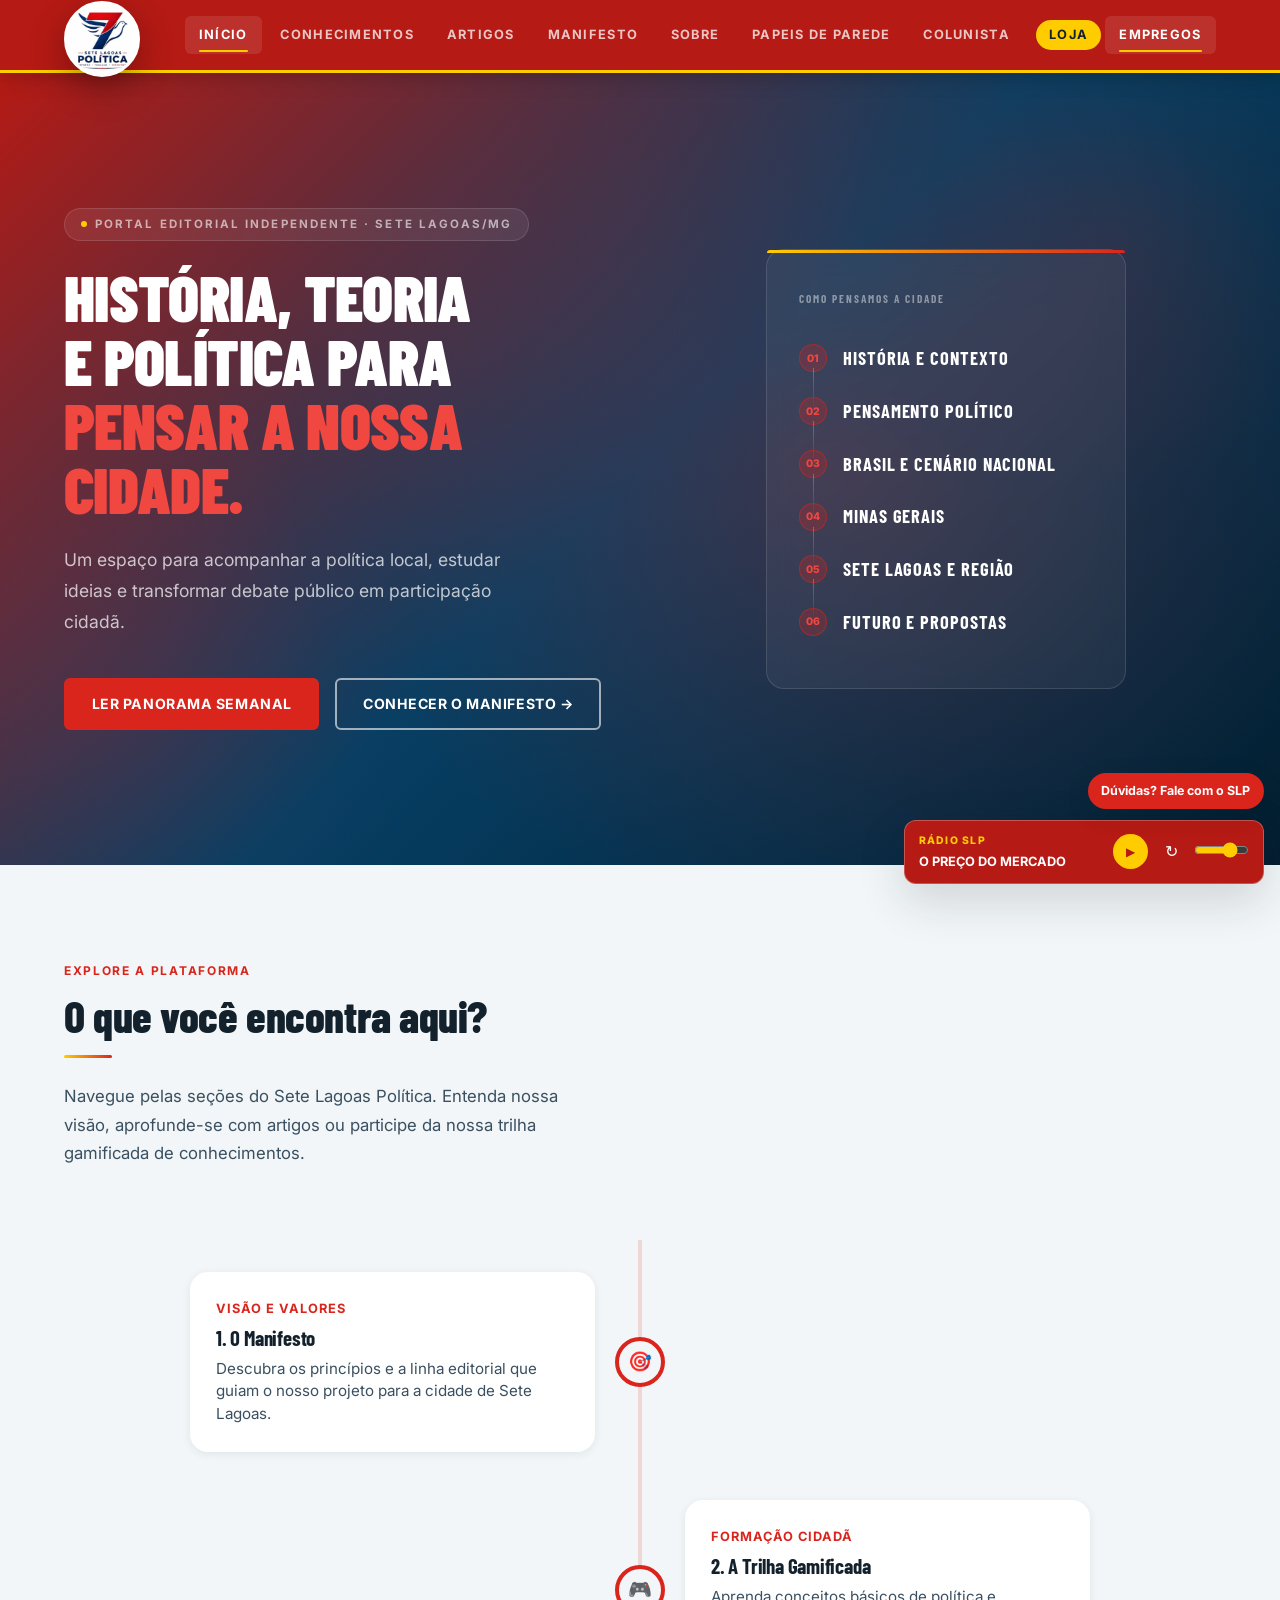
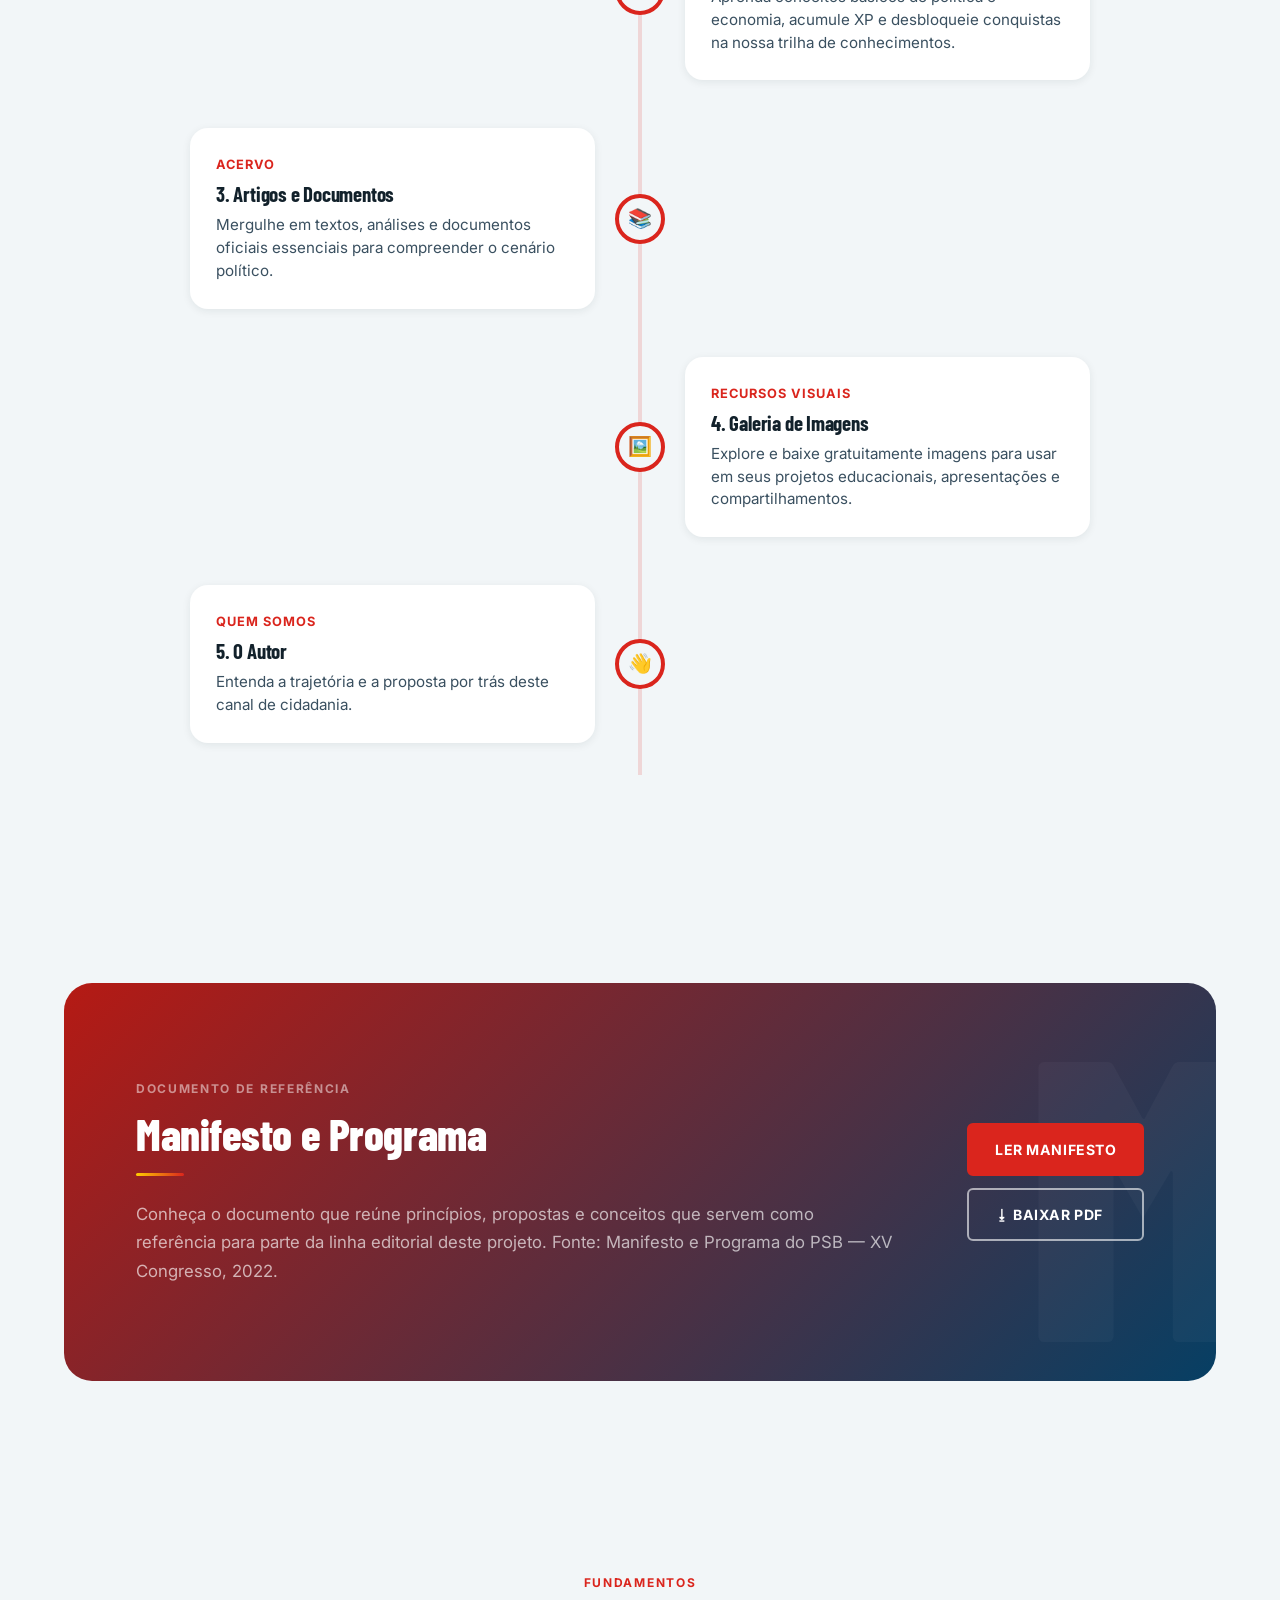
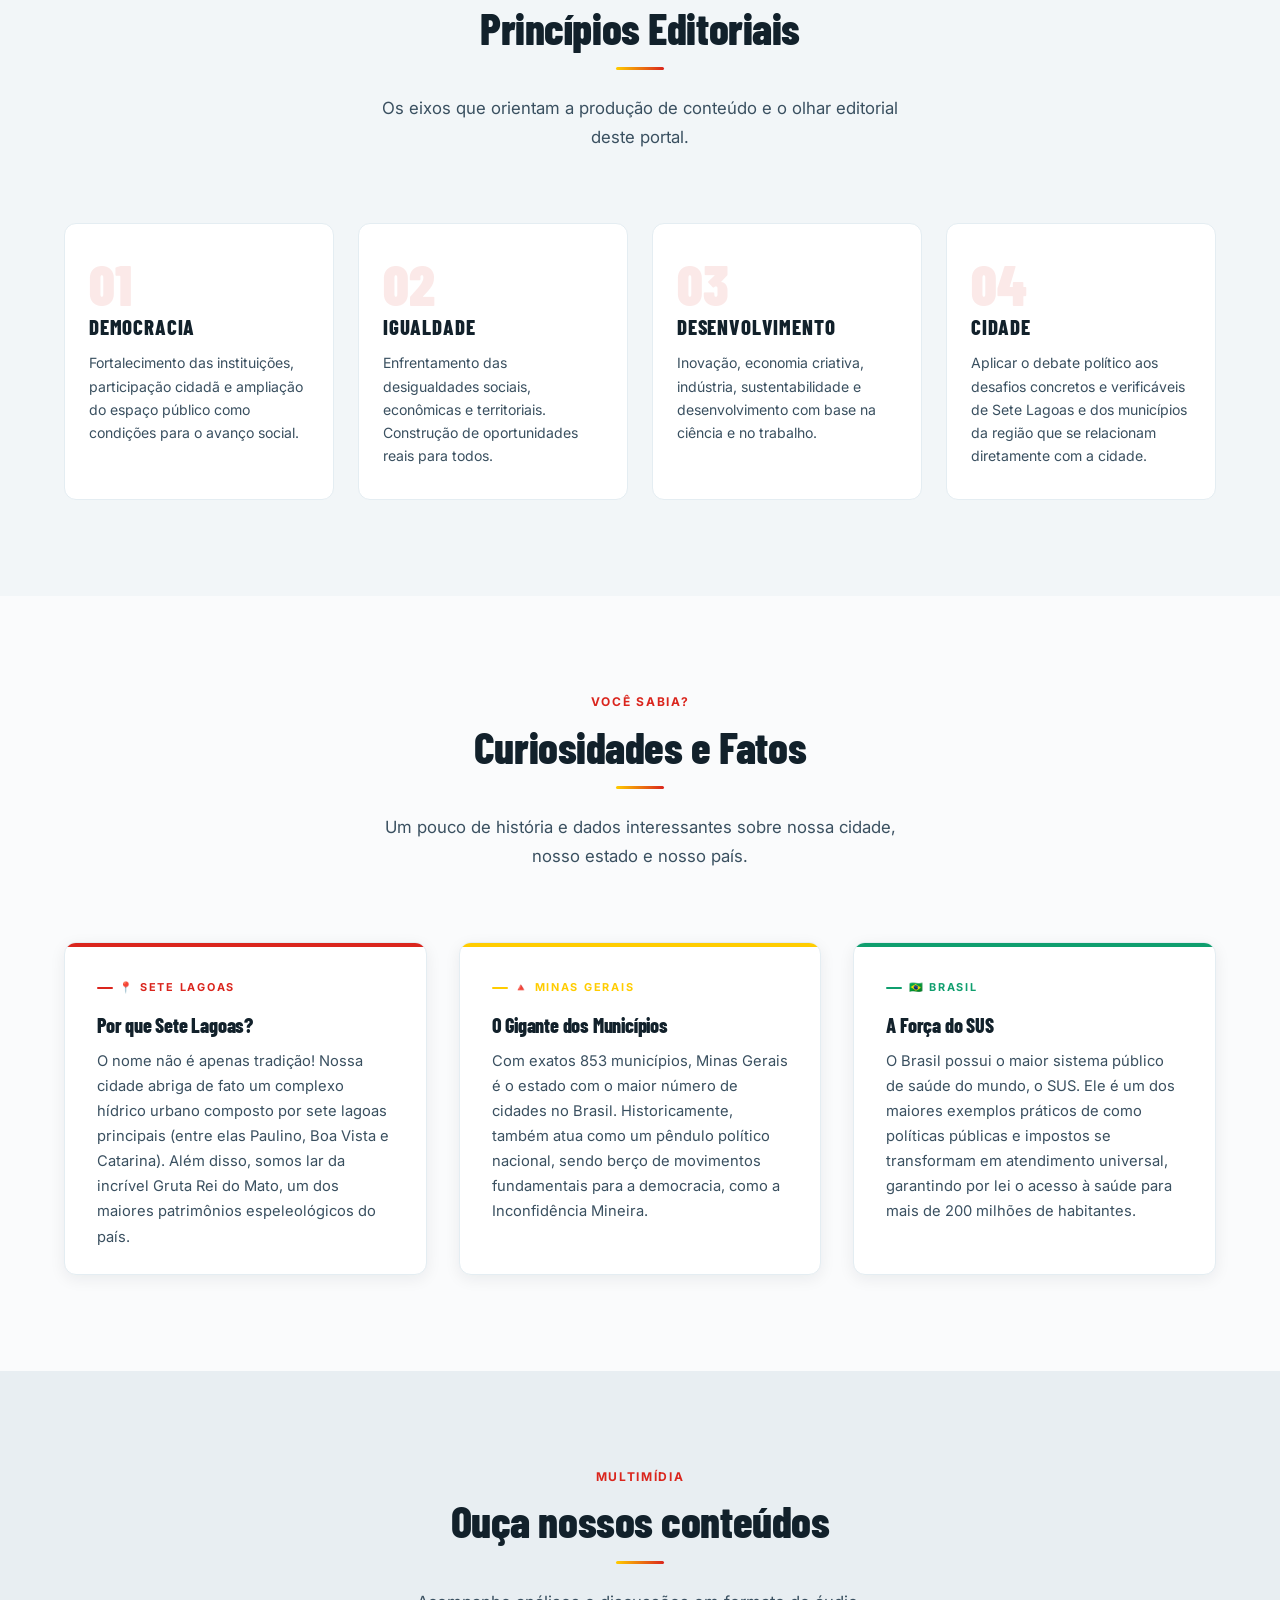
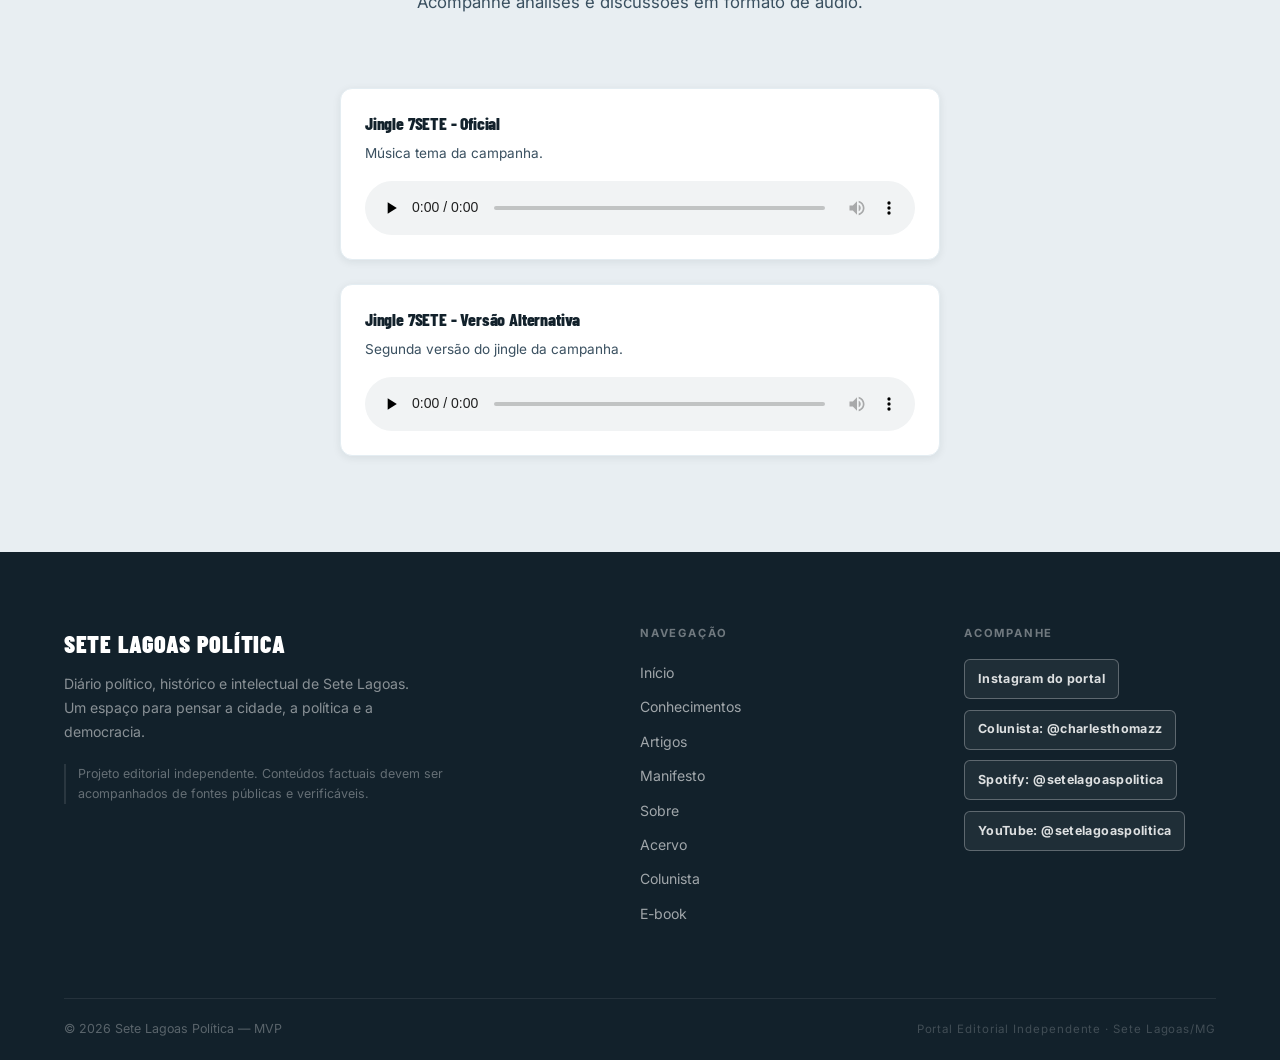
<file: index.html>
<!DOCTYPE html>
<html lang="pt-BR">
<head>
  <meta charset="UTF-8" />
  <meta name="viewport" content="width=device-width, initial-scale=1.0" />
  <meta name="description" content="Sete Lagoas Política — Diário político, histórico e intelectual de Sete Lagoas. Política municipal, análises, história e participação cidadã." />
  <meta name="keywords" content="Sete Lagoas, política, democracia, Minas Gerais, participação cidadã, análise política" />
  <meta property="og:title" content="Sete Lagoas Política" />
  <meta property="og:description" content="Diário político, histórico e intelectual de Sete Lagoas." />
  <meta property="og:type" content="website" />
  <title>Sete Lagoas Política — Início</title>
  <link rel="stylesheet" href="assets/css/style.css" />
  <link rel="stylesheet" href="assets/css/gamification.css" />
  <link rel="preconnect" href="https://fonts.googleapis.com" />
  <link rel="preconnect" href="https://fonts.gstatic.com" crossorigin />
  <link href="https://fonts.googleapis.com/css2?family=Inter:wght@400;500;600;700;800;900&family=Barlow+Condensed:wght@500;700;800;900&display=swap" rel="stylesheet" />
</head>


<!-- Google tag (gtag.js) -->
<script async src="https://www.googletagmanager.com/gtag/js?id=G-BEQS5TKLXB"></script>
<script>
  window.dataLayer = window.dataLayer || [];
  function gtag(){dataLayer.push(arguments);}
  gtag('js', new Date());

  gtag('config', 'G-BEQS5TKLXB');
</script>
<body>

<!-- Barra de progresso de leitura -->
<div id="reading-progress" class="reading-progress" role="progressbar" aria-valuemin="0" aria-valuemax="100" aria-label="Progresso de leitura"></div>

<!-- ═══════════════════════════════════════════
     HEADER
     ═══════════════════════════════════════════ -->
<header class="site-header" role="banner">
  <div class="container header-inner">

    <!-- Logo -->
    <a href="index.html" class="site-logo logo-emblema" aria-label="Sete Lagoas Política — Início">
      <img src="assets/img/logo-384.webp" alt="Logo Sete Lagoas Política" width="384" height="384" decoding="async">
    </a>

    <!-- Navegação Desktop -->
    <nav class="site-nav" aria-label="Navegação principal">
      <a href="index.html"     class="nav-link" aria-current="page">Início</a>
      <a href="conhecimentos.html" class="nav-link">Conhecimentos</a>
      <a href="artigos.html"   class="nav-link">Artigos</a>
      <a href="manifesto.html" class="nav-link">Manifesto</a>
      <a href="sobre.html"     class="nav-link">Sobre</a>
      <a href="acervo.html"    class="nav-link">Papeis de parede</a>
      <a href="colunista.html" class="nav-link">Colunista</a>
      <a href="ebook.html"     class="nav-link nav-colunista">Loja</a>
      <a href="https://setelagoasvagas.web.app/"     class="nav-link">Empregos</a>

      
    </nav>

    <!-- Botão Hamburger -->
    <button
      id="menu-toggle"
      class="menu-toggle"
      aria-label="Abrir menu"
      aria-expanded="false"
      aria-controls="mobile-nav"
    >
      <span></span>
      <span></span>
      <span></span>
    </button>

  </div>

  <!-- Navegação Mobile -->
  <nav id="mobile-nav" class="mobile-nav" aria-label="Menu mobile" aria-hidden="true">
    <a href="index.html"     class="mobile-nav-link">Início</a>
    <a href="conhecimentos.html" class="mobile-nav-link">Conhecimentos</a>
    <a href="artigos.html"   class="mobile-nav-link">Artigos</a>
    <a href="manifesto.html" class="mobile-nav-link">Manifesto</a>
    <a href="sobre.html"     class="mobile-nav-link">Sobre</a>
    <a href="acervo.html"    class="mobile-nav-link">Acervo</a>
    <a href="colunista.html" class="mobile-nav-link">Colunista</a>
    <a href="ebook.html"     class="mobile-nav-link">E-book</a>
    <a href="https://setelagoasvagas.web.app/"     class="nav-link">Empregos</a>

  </nav>
</header>

<!-- ═══════════════════════════════════════════
     MAIN
     ═══════════════════════════════════════════ -->
<main id="conteudo-principal">

  <!-- ─── HERO ─── -->
  <section class="hero" aria-label="Destaque principal">
    <div class="container">
      <div class="hero-grid">

        <!-- Conteúdo Hero -->
        <div class="hero-content">
          <span class="hero-label">
            <span class="hero-label-dot" aria-hidden="true"></span>
            Portal Editorial Independente · Sete Lagoas/MG
          </span>

          <h1 class="hero-title">
            HISTÓRIA, TEORIA<br />
            E POLÍTICA PARA<br />
            <em>PENSAR A NOSSA CIDADE.</em>
          </h1>

          <p class="hero-text">
            Um espaço para acompanhar a política local, estudar ideias e transformar
            debate público em participação cidadã.
          </p>

          <div class="hero-actions">
            <a href="artigos.html" class="btn btn-primary">
              Ler panorama semanal
            </a>
            <a href="manifesto.html" class="btn btn-outline">
              Conhecer o Manifesto &#8594;
            </a>
          </div>
        </div>

        <!-- Visual Eixo Editorial -->
        <div class="hero-visual" aria-hidden="true">
          <div class="eixo-card">
            <p class="eixo-titulo">Como pensamos a cidade</p>
            <ol class="eixo-lista">
              <li class="eixo-item">
                <span class="eixo-num">01</span>
                <span class="eixo-text">História e contexto</span>
              </li>
              <li class="eixo-item">
                <span class="eixo-num">02</span>
                <span class="eixo-text">Pensamento político</span>
              </li>
              <li class="eixo-item">
                <span class="eixo-num">03</span>
                <span class="eixo-text">Brasil e cenário nacional</span>
              </li>
              <li class="eixo-item">
                <span class="eixo-num">04</span>
                <span class="eixo-text">Minas Gerais</span>
              </li>
              <li class="eixo-item">
                <span class="eixo-num">05</span>
                <span class="eixo-text">Sete Lagoas e região</span>
              </li>
              <li class="eixo-item">
                <span class="eixo-num">06</span>
                <span class="eixo-text">Futuro e propostas</span>
              </li>
            </ol>
          </div>
        </div>

      </div>
    </div>
  </section>

  <!-- ─── DESTAQUES ─── -->
  <section class="section" id="destaques" aria-labelledby="titulo-destaques">
    <div class="container">
      <header class="section-header">
        <span class="section-eyebrow">Explore a Plataforma</span>
        <h2 class="section-title" id="titulo-destaques">O que você encontra aqui?</h2>
        <div class="divider"></div>
        <p class="section-subtitle">
          Navegue pelas seções do Sete Lagoas Política. Entenda nossa visão, aprofunde-se com artigos ou participe da nossa trilha gamificada de conhecimentos.
        </p>
      </header>

      <div class="sitemap-route">
        <!-- Node 1 -->
        <div class="route-node fade-in">
          <a href="manifesto.html" class="route-card" aria-label="Acessar o Manifesto">
            <p class="route-category">Visão e Valores</p>
            <h3 class="route-title">1. O Manifesto</h3>
            <p class="route-desc">Descubra os princípios e a linha editorial que guiam o nosso projeto para a cidade de Sete Lagoas.</p>
          </a>
          <div class="route-marker" aria-hidden="true">🎯</div>
        </div>

        <!-- Node 2 -->
        <div class="route-node fade-in">
          <a href="conhecimentos.html" class="route-card" aria-label="Acessar a Trilha">
            <p class="route-category">Formação Cidadã</p>
            <h3 class="route-title">2. A Trilha Gamificada</h3>
            <p class="route-desc">Aprenda conceitos básicos de política e economia, acumule XP e desbloqueie conquistas na nossa trilha de conhecimentos.</p>
          </a>
          <div class="route-marker" aria-hidden="true">🎮</div>
        </div>

        <!-- Node 3 -->
        <div class="route-node fade-in">
          <a href="artigos.html" class="route-card" aria-label="Acessar Artigos">
            <p class="route-category">Acervo</p>
            <h3 class="route-title">3. Artigos e Documentos</h3>
            <p class="route-desc">Mergulhe em textos, análises e documentos oficiais essenciais para compreender o cenário político.</p>
          </a>
          <div class="route-marker" aria-hidden="true">📚</div>
        </div>

        <!-- Node 4 -->
        <div class="route-node fade-in">
          <a href="acervo.html" class="route-card" aria-label="Acessar Acervo de Imagens">
            <p class="route-category">Recursos Visuais</p>
            <h3 class="route-title">4. Galeria de Imagens</h3>
            <p class="route-desc">Explore e baixe gratuitamente imagens para usar em seus projetos educacionais, apresentações e compartilhamentos.</p>
          </a>
          <div class="route-marker" aria-hidden="true">🖼️</div>
        </div>

        <!-- Node 5 -->
        <div class="route-node fade-in">
          <a href="colunista.html" class="route-card" aria-label="Acessar Colunista">
            <p class="route-category">Quem Somos</p>
            <h3 class="route-title">5. O Autor</h3>
            <p class="route-desc">Entenda a trajetória e a proposta por trás deste canal de cidadania.</p>
          </a>
          <div class="route-marker" aria-hidden="true">👋</div>
        </div>
      </div>
    </div>
  </section>

  <!-- ─── MANIFESTO BLOCO ─── -->
  <section class="section" id="manifesto-home" aria-labelledby="titulo-manifesto-home">
    <div class="container">
      <div class="manifesto-bloco fade-in">
        <div class="manifesto-bloco-texto">
          <span class="section-eyebrow">Documento de Referência</span>
          <h2 class="section-title" id="titulo-manifesto-home">Manifesto e Programa</h2>
          <div class="divider"></div>
          <p class="section-subtitle">
            Conheça o documento que reúne princípios, propostas e conceitos que
            servem como referência para parte da linha editorial deste projeto.
            Fonte: Manifesto e Programa do PSB — XV Congresso, 2022.
          </p>
        </div>
        <div class="manifesto-actions">
          <a href="manifesto.html" class="btn btn-primary">
            Ler Manifesto
          </a>
          <a
            href="documentos/Manifesto_e_Programa_do_PSB.pdf"
            class="btn btn-outline"
            download="Manifesto_e_Programa_do_PSB.pdf"
            aria-label="Baixar PDF do Manifesto e Programa do PSB"
          >
            &#11123; Baixar PDF
          </a>
        </div>
      </div>
    </div>
  </section>

  <!-- ─── PRINCÍPIOS ─── -->
  <section class="section" id="principios" aria-labelledby="titulo-principios">
    <div class="container">
      <header class="section-header centered">
        <span class="section-eyebrow">Fundamentos</span>
        <h2 class="section-title" id="titulo-principios">Princípios Editoriais</h2>
        <div class="divider" style="margin:1rem auto 1.5rem;"></div>
        <p class="section-subtitle">
          Os eixos que orientam a produção de conteúdo e o olhar editorial deste portal.
        </p>
      </header>

      <div class="principios-grid">

        <div class="principio-item fade-in">
          <p class="principio-num" aria-hidden="true">01</p>
          <h3 class="principio-titulo">Democracia</h3>
          <p class="principio-texto">
            Fortalecimento das instituições, participação cidadã e ampliação do
            espaço público como condições para o avanço social.
          </p>
        </div>

        <div class="principio-item fade-in">
          <p class="principio-num" aria-hidden="true">02</p>
          <h3 class="principio-titulo">Igualdade</h3>
          <p class="principio-texto">
            Enfrentamento das desigualdades sociais, econômicas e territoriais.
            Construção de oportunidades reais para todos.
          </p>
        </div>

        <div class="principio-item fade-in">
          <p class="principio-num" aria-hidden="true">03</p>
          <h3 class="principio-titulo">Desenvolvimento</h3>
          <p class="principio-texto">
            Inovação, economia criativa, indústria, sustentabilidade e
            desenvolvimento com base na ciência e no trabalho.
          </p>
        </div>

        <div class="principio-item fade-in">
          <p class="principio-num" aria-hidden="true">04</p>
          <h3 class="principio-titulo">Cidade</h3>
          <p class="principio-texto">
            Aplicar o debate político aos desafios concretos e verificáveis
            de Sete Lagoas e dos municípios da região que se relacionam diretamente com a cidade.
          </p>
        </div>

      </div>
    </div>
  </section>

  <!-- ─── CURIOSIDADES ─── -->
  <section class="section bg-light" id="curiosidades" aria-labelledby="titulo-curiosidades" style="background-color: #fafbfc;">
    <div class="container">
      <header class="section-header centered">
        <span class="section-eyebrow">Você Sabia?</span>
        <h2 class="section-title" id="titulo-curiosidades">Curiosidades e Fatos</h2>
        <div class="divider" style="margin:1rem auto 1.5rem;"></div>
        <p class="section-subtitle">
          Um pouco de história e dados interessantes sobre nossa cidade, nosso estado e nosso país.
        </p>
      </header>

      <div class="cards-grid">
        <!-- Curiosidade 1 -->
        <article class="card fade-in">
          <div class="card-accent" aria-hidden="true" style="background: var(--azul);"></div>
          <div class="card-body">
            <p class="card-category">📍 Sete Lagoas</p>
            <h3 class="card-title">Por que Sete Lagoas?</h3>
            <p class="card-text">
              O nome não é apenas tradição! Nossa cidade abriga de fato um complexo hídrico urbano composto por sete lagoas principais (entre elas Paulino, Boa Vista e Catarina). Além disso, somos lar da incrível Gruta Rei do Mato, um dos maiores patrimônios espeleológicos do país.
            </p>
          </div>
        </article>

        <!-- Curiosidade 2 -->
        <article class="card fade-in">
          <div class="card-accent" aria-hidden="true" style="background: var(--vermelho);"></div>
          <div class="card-body">
            <p class="card-category">🔺 Minas Gerais</p>
            <h3 class="card-title">O Gigante dos Municípios</h3>
            <p class="card-text">
              Com exatos 853 municípios, Minas Gerais é o estado com o maior número de cidades no Brasil. Historicamente, também atua como um pêndulo político nacional, sendo berço de movimentos fundamentais para a democracia, como a Inconfidência Mineira.
            </p>
          </div>
        </article>

        <!-- Curiosidade 3 -->
        <article class="card fade-in">
          <div class="card-accent" aria-hidden="true" style="background: #0f9e6e;"></div>
          <div class="card-body">
            <p class="card-category">🇧🇷 Brasil</p>
            <h3 class="card-title">A Força do SUS</h3>
            <p class="card-text">
              O Brasil possui o maior sistema público de saúde do mundo, o SUS. Ele é um dos maiores exemplos práticos de como políticas públicas e impostos se transformam em atendimento universal, garantindo por lei o acesso à saúde para mais de 200 milhões de habitantes.
            </p>
          </div>
        </article>
      </div>
    </div>
  </section>

  <!-- ─── MULTIMÍDIA / ÁUDIO ─── -->
  <section class="section section-alt" id="audio" aria-labelledby="titulo-audio">
    <div class="container">
      <header class="section-header centered">
        <span class="section-eyebrow">Multimídia</span>
        <h2 class="section-title" id="titulo-audio">Ouça nossos conteúdos</h2>
        <div class="divider" style="margin:1rem auto 1.5rem;"></div>
        <p class="section-subtitle">
          Acompanhe análises e discussões em formato de áudio.
        </p>
      </header>

      <div class="audio-list">
        
        <!-- Áudio 1 -->
        <article class="card fade-in audio-card">
          <div class="card-body">
            <h3 class="card-title">Jingle 7SETE - Oficial</h3>
            <p class="card-text">Música tema da campanha.</p>
            <audio controls preload="none">
              <source src="assets/audio/7SETE.mp3" type="audio/mpeg">
              Seu navegador não suporta o elemento de áudio.
            </audio>
          </div>
        </article>

        <!-- Áudio 2 -->
        <article class="card fade-in audio-card">
          <div class="card-body">
            <h3 class="card-title">Jingle 7SETE - Versão Alternativa</h3>
            <p class="card-text">Segunda versão do jingle da campanha.</p>
            <audio controls preload="none">
              <source src="assets/audio/7SETE-v2.mp3" type="audio/mpeg">
              Seu navegador não suporta o elemento de áudio.
            </audio>
          </div>
        </article>

      </div>
    </div>
  </section>

</main>

<!-- ═══════════════════════════════════════════
     FOOTER
     ═══════════════════════════════════════════ -->
<footer class="site-footer" role="contentinfo">
  <div class="container">
    <div class="footer-grid">

      <div class="footer-brand">
        <p class="footer-brand-name">SETE LAGOAS POLÍTICA</p>
        <p class="footer-brand-desc">
          Diário político, histórico e intelectual de Sete Lagoas.
          Um espaço para pensar a cidade, a política e a democracia.
        </p>
        <p class="footer-aviso">
          Projeto editorial independente. Conteúdos factuais devem ser acompanhados
          de fontes públicas e verificáveis.
        </p>
      </div>

      <nav aria-label="Links do rodapé">
        <p class="footer-nav-title">Navegação</p>
        <ul class="footer-nav-list">
          <li><a href="index.html"     class="footer-nav-link">Início</a></li>
          <li><a href="conhecimentos.html" class="footer-nav-link">Conhecimentos</a></li>
          <li><a href="artigos.html"   class="footer-nav-link">Artigos</a></li>
          <li><a href="manifesto.html" class="footer-nav-link">Manifesto</a></li>
          <li><a href="sobre.html"     class="footer-nav-link">Sobre</a></li>
          <li><a href="acervo.html"    class="footer-nav-link">Acervo</a></li>
          <li><a href="colunista.html" class="footer-nav-link">Colunista</a></li>
          <li><a href="ebook.html"     class="footer-nav-link">E-book</a></li>
        </ul>
      </nav>

      <nav aria-label="Redes sociais">
        <p class="footer-nav-title">Acompanhe</p>
        <ul class="footer-social-list">
          <li><a href="https://www.instagram.com/setelagoaspolitica/" class="footer-social-link" target="_blank" rel="noopener noreferrer">Instagram do portal</a></li>
          <li><a href="https://www.instagram.com/charlesthomazz/" class="footer-social-link" target="_blank" rel="noopener noreferrer">Colunista: @charlesthomazz</a></li>
          <li><a href="https://open.spotify.com/user/setelagoaspolitica" class="footer-social-link" target="_blank" rel="noopener noreferrer">Spotify: @setelagoaspolitica</a></li>
          <li><a href="https://www.youtube.com/@setelagoaspolitica" class="footer-social-link" target="_blank" rel="noopener noreferrer">YouTube: @setelagoaspolitica</a></li>
        </ul>
      </nav>

    </div>

    <div class="footer-bottom">
      <p class="footer-copy">© 2026 Sete Lagoas Política — MVP</p>
      <p class="footer-tag">Portal Editorial Independente · Sete Lagoas/MG</p>
    </div>
  </div>
</footer>

<script src="assets/js/app.js"></script>
<script src="assets/js/gamification.js"></script>
</body>
</html>
</file>
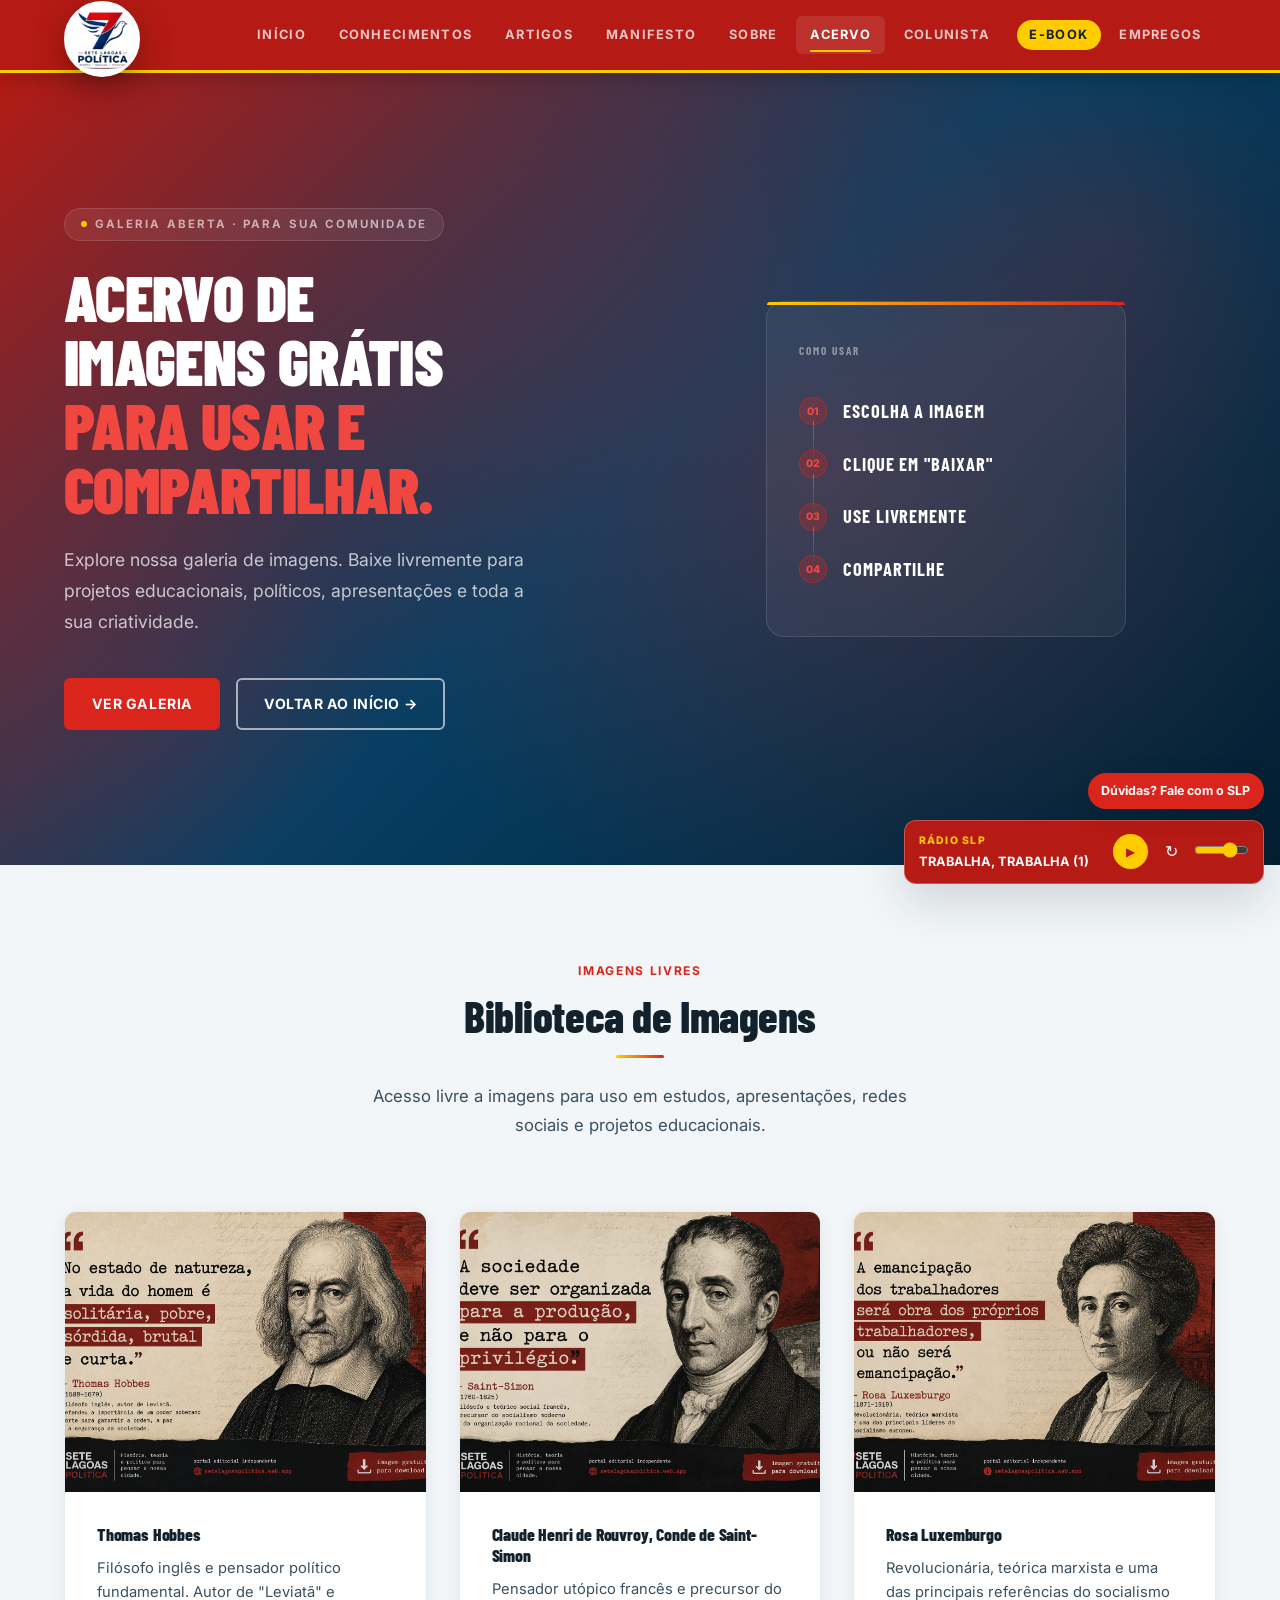
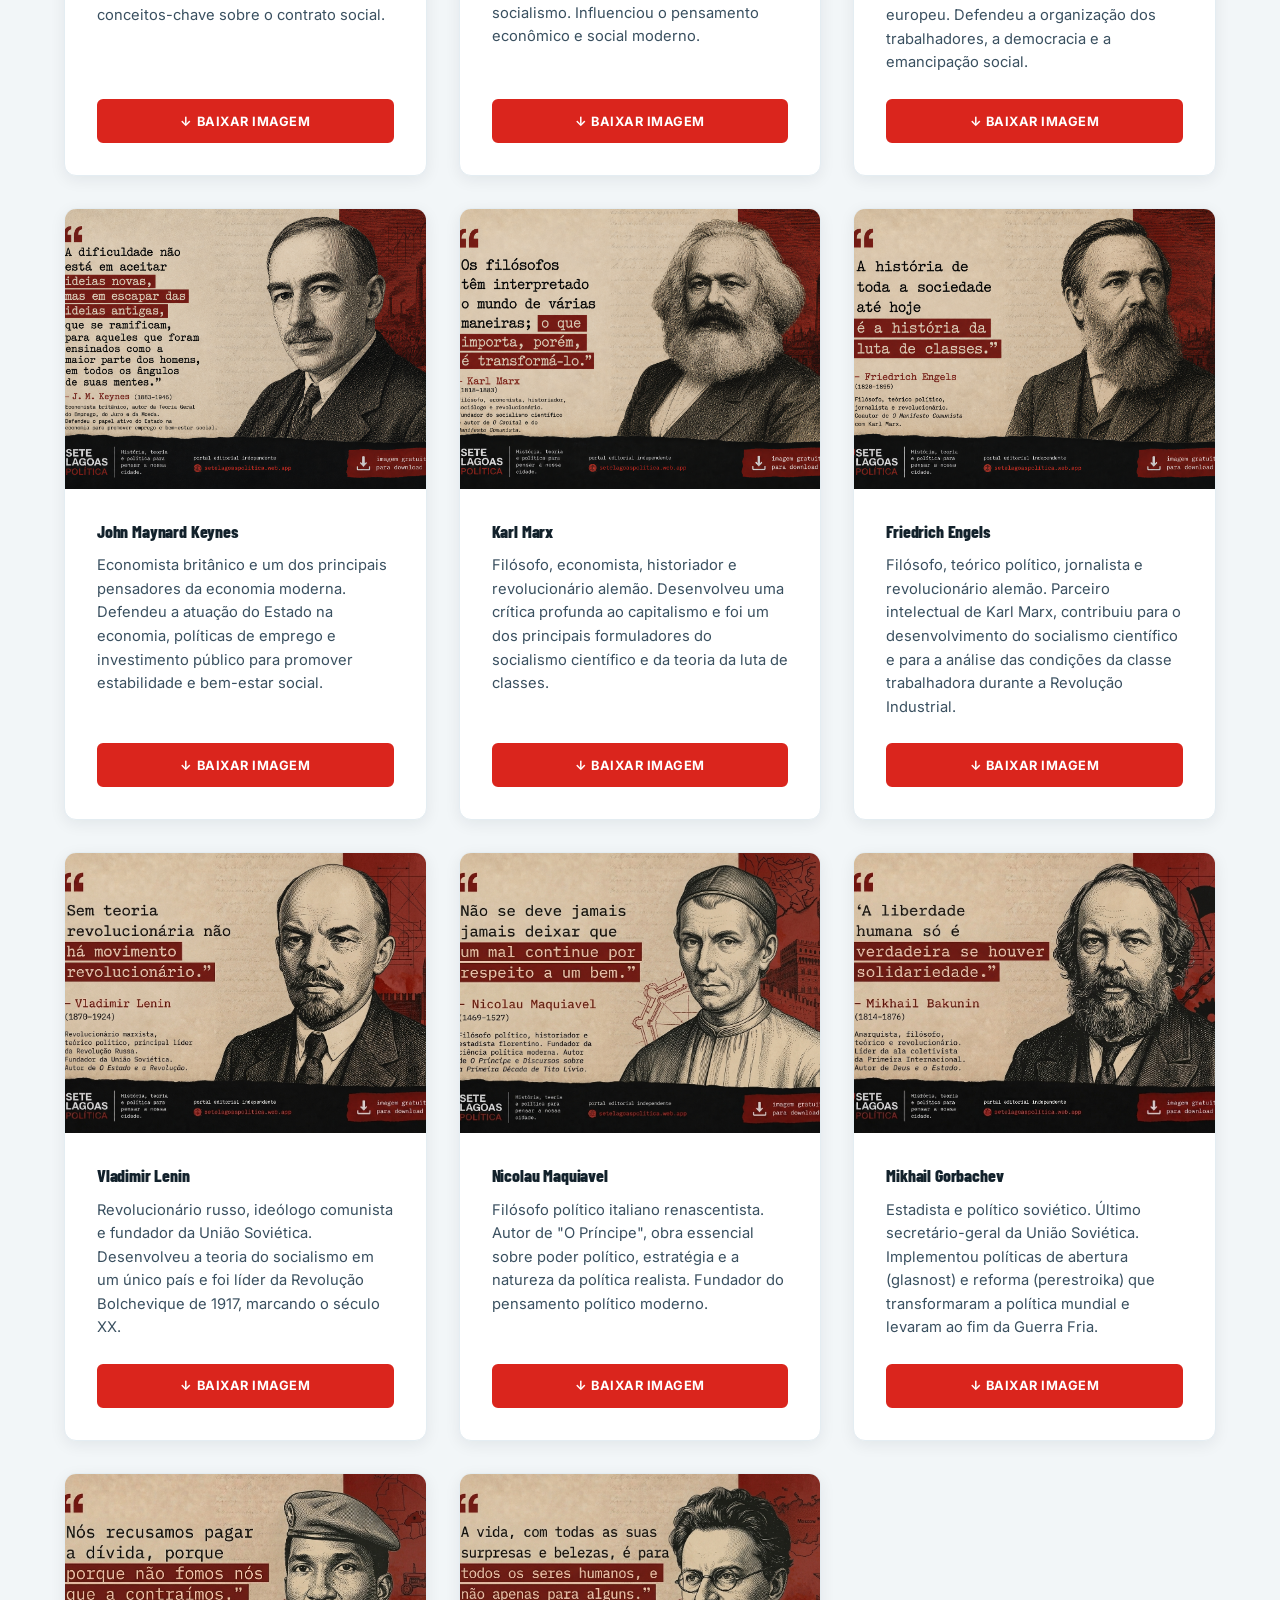
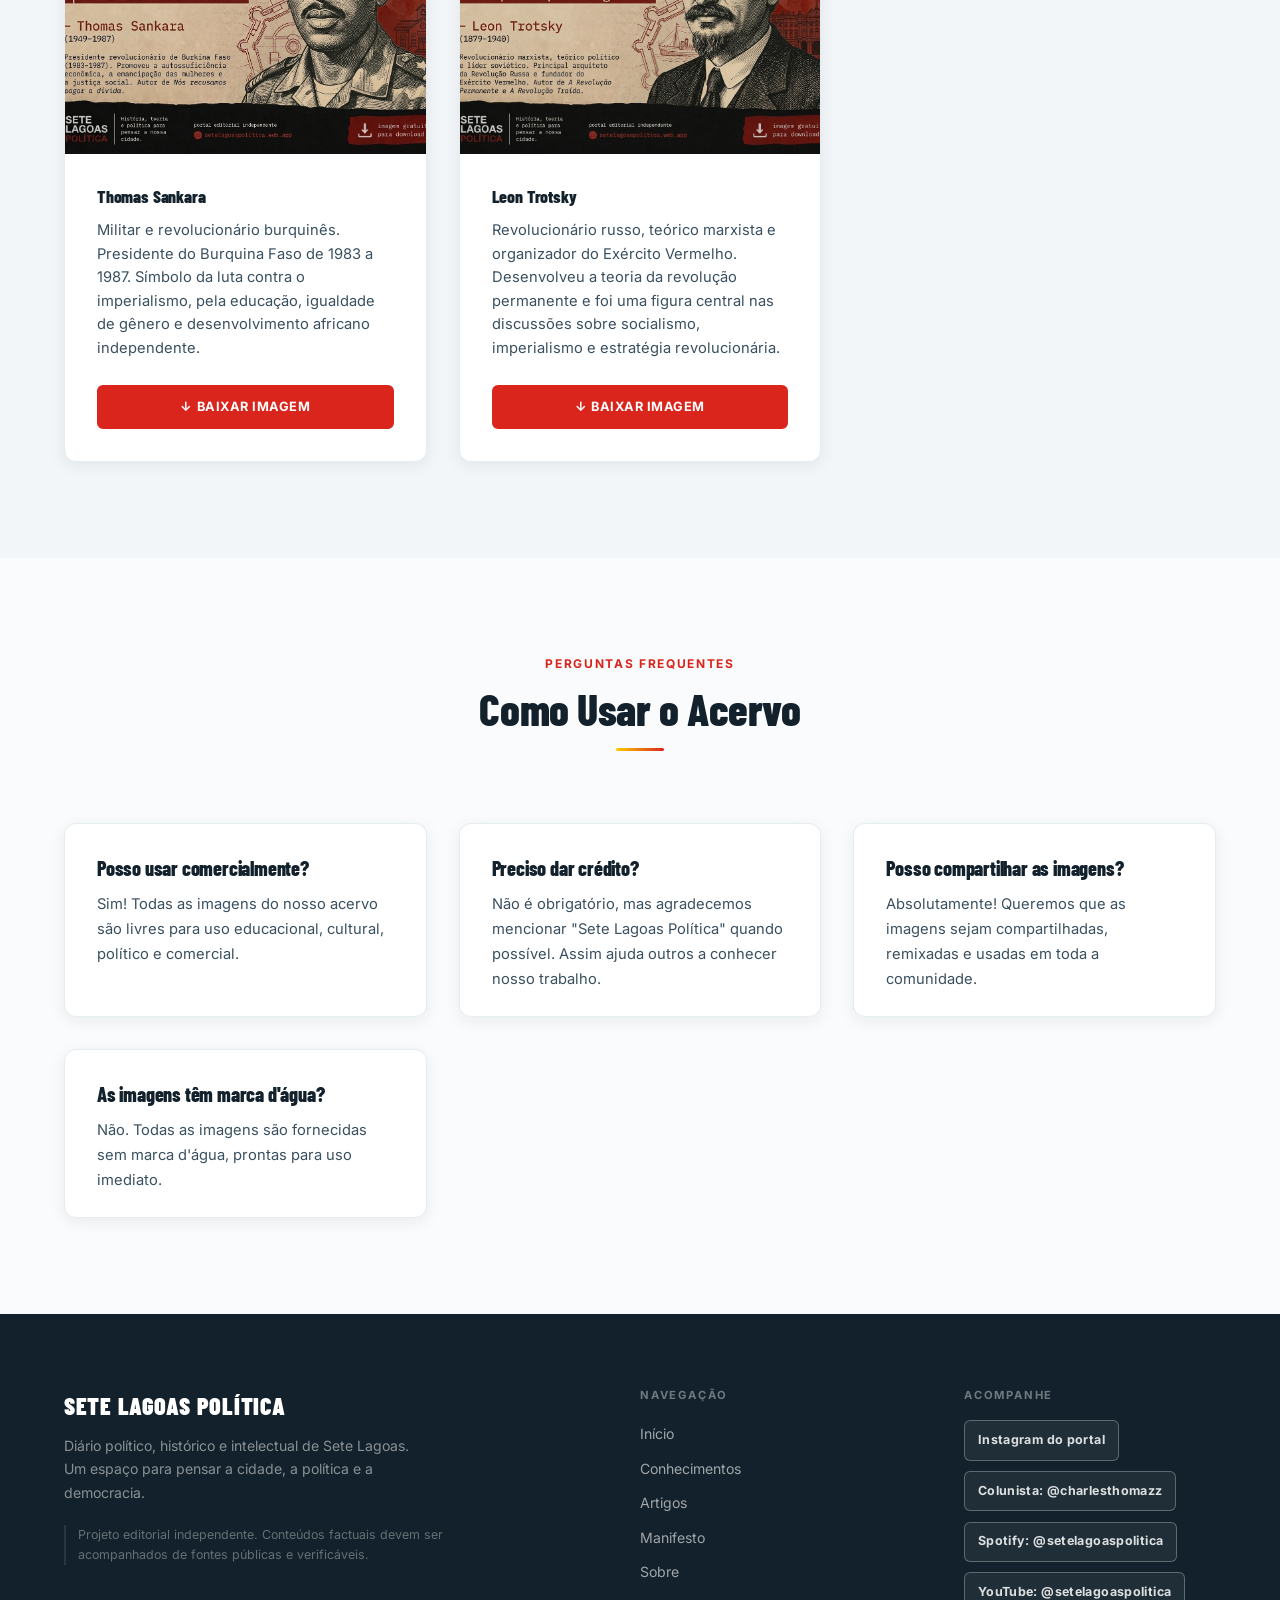
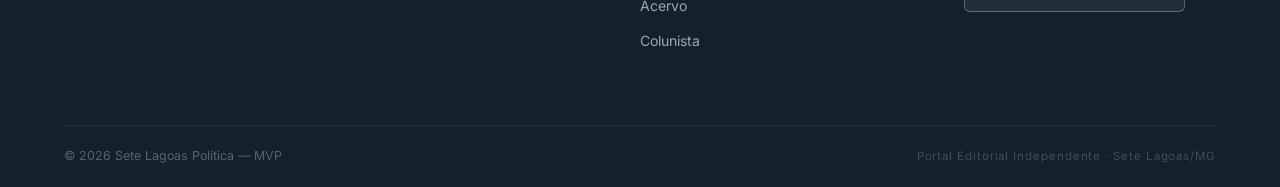
<file: acervo.html>
<!DOCTYPE html>
<html lang="pt-BR">
<head>
  <meta charset="UTF-8" />
  <meta name="viewport" content="width=device-width, initial-scale=1.0" />
  <meta name="description" content="Acervo de Imagens — Baixe gratuitamente imagens do Sete Lagoas Política para usar em seus projetos e estudos." />
  <meta name="keywords" content="imagens grátis, download, sete lagoas, política, acervo" />
  <meta property="og:title" content="Sete Lagoas Política — Acervo de Imagens" />
  <meta property="og:description" content="Galeria de imagens grátis para download." />
  <meta property="og:type" content="website" />
  <title>Sete Lagoas Política — Acervo</title>
  <link rel="stylesheet" href="assets/css/style.css" />
  <link rel="stylesheet" href="assets/css/gamification.css" />
  <link rel="preconnect" href="https://fonts.googleapis.com" />
  <link rel="preconnect" href="https://fonts.gstatic.com" crossorigin />
  <link href="https://fonts.googleapis.com/css2?family=Inter:wght@400;500;600;700;800;900&family=Barlow+Condensed:wght@500;700;800;900&display=swap" rel="stylesheet" />
</head>
<body>

<!-- Barra de progresso de leitura -->
<div id="reading-progress" class="reading-progress" role="progressbar" aria-valuemin="0" aria-valuemax="100" aria-label="Progresso de leitura"></div>

<!-- ═══════════════════════════════════════════
     HEADER
     ═══════════════════════════════════════════ -->
<header class="site-header" role="banner">
  <div class="container header-inner">

    <!-- Logo -->
    <a href="index.html" class="site-logo logo-emblema" aria-label="Sete Lagoas Política — Início">
      <img src="assets/img/logo-384.webp" alt="Logo Sete Lagoas Política" width="384" height="384" decoding="async">
    </a>

    <!-- Navegação Desktop -->
    <nav class="site-nav" aria-label="Navegação principal">
      <a href="index.html"     class="nav-link">Início</a>
      <a href="conhecimentos.html" class="nav-link">Conhecimentos</a>
      <a href="artigos.html"   class="nav-link">Artigos</a>
      <a href="manifesto.html" class="nav-link">Manifesto</a>
      <a href="sobre.html"     class="nav-link">Sobre</a>
      <a href="acervo.html"    class="nav-link" aria-current="page">Acervo</a>
      <a href="colunista.html" class="nav-link">Colunista</a>
      <a href="ebook.html"     class="nav-link nav-colunista">E-book</a>
            <a href="https://setelagoasvagas.web.app/"     class="nav-link">Empregos</a>

    </nav>

    <!-- Botão Hamburger -->
    <button
      id="menu-toggle"
      class="menu-toggle"
      aria-label="Abrir menu"
      aria-expanded="false"
      aria-controls="mobile-nav"
    >
      <span></span>
      <span></span>
      <span></span>
    </button>

  </div>

  <!-- Navegação Mobile -->
  <nav id="mobile-nav" class="mobile-nav" aria-label="Menu mobile" aria-hidden="true">
    <a href="index.html"     class="mobile-nav-link">Início</a>
    <a href="conhecimentos.html" class="mobile-nav-link">Conhecimentos</a>
    <a href="artigos.html"   class="mobile-nav-link">Artigos</a>
    <a href="manifesto.html" class="mobile-nav-link">Manifesto</a>
    <a href="sobre.html"     class="mobile-nav-link">Sobre</a>
    <a href="acervo.html"    class="mobile-nav-link">Acervo</a>
    <a href="colunista.html" class="mobile-nav-link">Colunista</a>      <a href="ebook.html"     class="mobile-nav-link">E-book</a>  </nav>
</header>

<!-- ═══════════════════════════════════════════
     MAIN
     ═══════════════════════════════════════════ -->
<main id="conteudo-principal">

  <!-- ─── HERO ─── -->
  <section class="hero" aria-label="Destaque principal">
    <div class="container">
      <div class="hero-grid">

        <!-- Conteúdo Hero -->
        <div class="hero-content">
          <span class="hero-label">
            <span class="hero-label-dot" aria-hidden="true"></span>
            Galeria Aberta · Para sua Comunidade
          </span>

          <h1 class="hero-title">
            ACERVO DE<br />
            IMAGENS GRÁTIS<br />
            <em>PARA USAR E COMPARTILHAR.</em>
          </h1>

          <p class="hero-text">
            Explore nossa galeria de imagens. Baixe livremente para projetos
            educacionais, políticos, apresentações e toda a sua criatividade.
          </p>

          <div class="hero-actions">
            <a href="#galeria" class="btn btn-primary">
              Ver Galeria
            </a>
            <a href="index.html" class="btn btn-outline">
              Voltar ao Início &#8594;
            </a>
          </div>
        </div>

        <!-- Visual -->
        <div class="hero-visual" aria-hidden="true">
          <div class="eixo-card">
            <p class="eixo-titulo">Como usar</p>
            <ol class="eixo-lista">
              <li class="eixo-item">
                <span class="eixo-num">01</span>
                <span class="eixo-text">Escolha a imagem</span>
              </li>
              <li class="eixo-item">
                <span class="eixo-num">02</span>
                <span class="eixo-text">Clique em "Baixar"</span>
              </li>
              <li class="eixo-item">
                <span class="eixo-num">03</span>
                <span class="eixo-text">Use livremente</span>
              </li>
              <li class="eixo-item">
                <span class="eixo-num">04</span>
                <span class="eixo-text">Compartilhe</span>
              </li>
            </ol>
          </div>
        </div>

      </div>
    </div>
  </section>

  <!-- ─── GALERIA ─── -->
  <section class="section" id="galeria" aria-labelledby="titulo-galeria">
    <div class="container">
      <header class="section-header centered">
        <span class="section-eyebrow">Imagens Livres</span>
        <h2 class="section-title" id="titulo-galeria">Biblioteca de Imagens</h2>
        <div class="divider" style="margin:1rem auto 1.5rem;"></div>
        <p class="section-subtitle">
          Acesso livre a imagens para uso em estudos, apresentações, redes sociais e projetos educacionais.
        </p>
      </header>

      <div class="galeria-grid">

        <!-- Imagem 1: Hobbes -->
        <article class="galeria-item fade-in">
          <div class="galeria-image-container">
            <img src="assets/img/acervo/hobbes.png" alt="Thomas Hobbes" class="galeria-image" loading="lazy">
          </div>
          <div class="galeria-body">
            <h3 class="galeria-title">Thomas Hobbes</h3>
            <p class="galeria-desc">
              Filósofo inglês e pensador político fundamental. Autor de "Leviatã" e conceitos-chave sobre o contrato social.
            </p>
            <a href="assets/img/acervo/hobbes.png" download="hobbes.png" class="btn btn-primary btn-small">
              ↓ Baixar Imagem
            </a>
          </div>
        </article>

        <!-- Imagem 2: Saint-Simon -->
        <article class="galeria-item fade-in">
          <div class="galeria-image-container">
            <img src="assets/img/acervo/saintSimon.png" alt="Claude Henri de Rouvroy, Conde de Saint-Simon" class="galeria-image" loading="lazy">
          </div>
          <div class="galeria-body">
            <h3 class="galeria-title">Claude Henri de Rouvroy, Conde de Saint-Simon</h3>
            <p class="galeria-desc">
              Pensador utópico francês e precursor do socialismo. Influenciou o pensamento econômico e social moderno.
            </p>
            <a href="assets/img/acervo/saintSimon.png" download="saintSimon.png" class="btn btn-primary btn-small">
              ↓ Baixar Imagem
            </a>
          </div>
        </article>


        <!-- Imagem 3: Rosa Luxemburgo -->
<article class="galeria-item fade-in">
  <div class="galeria-image-container">
    <img src="assets/img/acervo/rosaLuxemburgo.png"
         alt="Rosa Luxemburgo"
         class="galeria-image"
         loading="lazy">
  </div>

  <div class="galeria-body">
    <h3 class="galeria-title">Rosa Luxemburgo</h3>

    <p class="galeria-desc">
      Revolucionária, teórica marxista e uma das principais referências
      do socialismo europeu. Defendeu a organização dos trabalhadores,
      a democracia e a emancipação social.
    </p>

    <a href="assets/img/acervo/rosaLuxemburgo.png"
       download="rosaLuxemburgo.png"
       class="btn btn-primary btn-small">
      ↓ Baixar Imagem
    </a>
  </div>
</article>


<!-- Imagem 4: J. M. Keynes -->
<article class="galeria-item fade-in">
  <div class="galeria-image-container">
    <img src="assets/img/acervo/keynes.png"
         alt="John Maynard Keynes"
         class="galeria-image"
         loading="lazy">
  </div>

  <div class="galeria-body">
    <h3 class="galeria-title">John Maynard Keynes</h3>

    <p class="galeria-desc">
      Economista britânico e um dos principais pensadores da economia
      moderna. Defendeu a atuação do Estado na economia, políticas de
      emprego e investimento público para promover estabilidade e
      bem-estar social.
    </p>

    <a href="assets/img/acervo/keynes.png"
       download="keynes.png"
       class="btn btn-primary btn-small">
      ↓ Baixar Imagem
    </a>
  </div>
</article>



<!-- Imagem 5: Karl Marx -->
<article class="galeria-item fade-in">
  <div class="galeria-image-container">
    <img src="assets/img/acervo/marx.png"
         alt="Karl Marx"
         class="galeria-image"
         loading="lazy">
  </div>

  <div class="galeria-body">
    <h3 class="galeria-title">Karl Marx</h3>

    <p class="galeria-desc">
      Filósofo, economista, historiador e revolucionário alemão.
      Desenvolveu uma crítica profunda ao capitalismo e foi um dos
      principais formuladores do socialismo científico e da teoria
      da luta de classes.
    </p>

    <a href="assets/img/acervo/marx.png"
       download="marx.png"
       class="btn btn-primary btn-small">
      ↓ Baixar Imagem
    </a>
  </div>
</article>


<!-- Imagem 6: Friedrich Engels -->
<article class="galeria-item fade-in">
  <div class="galeria-image-container">
    <img src="assets/img/acervo/engels.png"
         alt="Friedrich Engels"
         class="galeria-image"
         loading="lazy">
  </div>

  <div class="galeria-body">
    <h3 class="galeria-title">Friedrich Engels</h3>

    <p class="galeria-desc">
      Filósofo, teórico político, jornalista e revolucionário alemão.
      Parceiro intelectual de Karl Marx, contribuiu para o desenvolvimento
      do socialismo científico e para a análise das condições da classe
      trabalhadora durante a Revolução Industrial.
    </p>

    <a href="assets/img/acervo/engels.png"
       download="engels.png"
       class="btn btn-primary btn-small">
      ↓ Baixar Imagem
    </a>
  </div>
</article>

<!-- Imagem 7: Vladimir Lenin -->
<article class="galeria-item fade-in">
  <div class="galeria-image-container">
    <img src="assets/img/acervo/lenin.jpeg"
         alt="Vladimir Lenin"
         class="galeria-image"
         loading="lazy">
  </div>

  <div class="galeria-body">
    <h3 class="galeria-title">Vladimir Lenin</h3>

    <p class="galeria-desc">
      Revolucionário russo, ideólogo comunista e fundador da União Soviética.
      Desenvolveu a teoria do socialismo em um único país e foi líder da
      Revolução Bolchevique de 1917, marcando o século XX.
    </p>

    <a href="assets/img/acervo/lenin.jpeg"
       download="lenin.jpeg"
       class="btn btn-primary btn-small">
      ↓ Baixar Imagem
    </a>
  </div>
</article>

<!-- Imagem 8: Nicolau Maquiavel -->
<article class="galeria-item fade-in">
  <div class="galeria-image-container">
    <img src="assets/img/acervo/maquiavel.jpeg"
         alt="Nicolau Maquiavel"
         class="galeria-image"
         loading="lazy">
  </div>

  <div class="galeria-body">
    <h3 class="galeria-title">Nicolau Maquiavel</h3>

    <p class="galeria-desc">
      Filósofo político italiano renascentista. Autor de "O Príncipe",
      obra essencial sobre poder político, estratégia e a natureza da
      política realista. Fundador do pensamento político moderno.
    </p>

    <a href="assets/img/acervo/maquiavel.jpeg"
       download="maquiavel.jpeg"
       class="btn btn-primary btn-small">
      ↓ Baixar Imagem
    </a>
  </div>
</article>

<!-- Imagem 9: Mikhail Gorbachev -->
<article class="galeria-item fade-in">
  <div class="galeria-image-container">
    <img src="assets/img/acervo/mikhail.jpeg"
         alt="Mikhail Gorbachev"
         class="galeria-image"
         loading="lazy">
  </div>

  <div class="galeria-body">
    <h3 class="galeria-title">Mikhail Gorbachev</h3>

    <p class="galeria-desc">
      Estadista e político soviético. Último secretário-geral da União Soviética.
      Implementou políticas de abertura (glasnost) e reforma (perestroika) que
      transformaram a política mundial e levaram ao fim da Guerra Fria.
    </p>

    <a href="assets/img/acervo/mikhail.jpeg"
       download="mikhail.jpeg"
       class="btn btn-primary btn-small">
      ↓ Baixar Imagem
    </a>
  </div>
</article>

<!-- Imagem 10: Thomas Sankara -->
<article class="galeria-item fade-in">
  <div class="galeria-image-container">
    <img src="assets/img/acervo/sankara.jpeg"
         alt="Thomas Sankara"
         class="galeria-image"
         loading="lazy">
  </div>

  <div class="galeria-body">
    <h3 class="galeria-title">Thomas Sankara</h3>

    <p class="galeria-desc">
      Militar e revolucionário burquinês. Presidente do Burquina Faso de 1983 a 1987.
      Símbolo da luta contra o imperialismo, pela educação, igualdade de gênero e
      desenvolvimento africano independente.
    </p>

    <a href="assets/img/acervo/sankara.jpeg"
       download="sankara.jpeg"
       class="btn btn-primary btn-small">
      ↓ Baixar Imagem
    </a>
  </div>
</article>

<!-- Imagem 11: Leon Trotsky -->
<article class="galeria-item fade-in">
  <div class="galeria-image-container">
    <img src="assets/img/acervo/trotsky.jpeg"
         alt="Leon Trotsky"
         class="galeria-image"
         loading="lazy">
  </div>

  <div class="galeria-body">
    <h3 class="galeria-title">Leon Trotsky</h3>

    <p class="galeria-desc">
      Revolucionário russo, teórico marxista e organizador do Exército Vermelho.
      Desenvolveu a teoria da revolução permanente e foi uma figura central nas
      discussões sobre socialismo, imperialismo e estratégia revolucionária.
    </p>

    <a href="assets/img/acervo/trotsky.jpeg"
       download="trotsky.jpeg"
       class="btn btn-primary btn-small">
      ↓ Baixar Imagem
    </a>
  </div>
</article>

      </div>
    </div>
  </section>

  <!-- ─── INFORMAÇÕES ─── -->
  <section class="section bg-light" id="informacoes" aria-labelledby="titulo-info" style="background-color: #fafbfc;">
    <div class="container">
      <header class="section-header centered">
        <span class="section-eyebrow">Perguntas Frequentes</span>
        <h2 class="section-title" id="titulo-info">Como Usar o Acervo</h2>
        <div class="divider" style="margin:1rem auto 1.5rem;"></div>
      </header>

      <div class="faq-grid">
        <article class="card fade-in">
          <div class="card-body">
            <h3 class="card-title">Posso usar comercialmente?</h3>
            <p class="card-text">
              Sim! Todas as imagens do nosso acervo são livres para uso educacional, cultural, político e comercial.
            </p>
          </div>
        </article>

        <article class="card fade-in">
          <div class="card-body">
            <h3 class="card-title">Preciso dar crédito?</h3>
            <p class="card-text">
              Não é obrigatório, mas agradecemos mencionar "Sete Lagoas Política" quando possível. Assim ajuda outros a conhecer nosso trabalho.
            </p>
          </div>
        </article>

        <article class="card fade-in">
          <div class="card-body">
            <h3 class="card-title">Posso compartilhar as imagens?</h3>
            <p class="card-text">
              Absolutamente! Queremos que as imagens sejam compartilhadas, remixadas e usadas em toda a comunidade.
            </p>
          </div>
        </article>

        <article class="card fade-in">
          <div class="card-body">
            <h3 class="card-title">As imagens têm marca d'água?</h3>
            <p class="card-text">
              Não. Todas as imagens são fornecidas sem marca d'água, prontas para uso imediato.
            </p>
          </div>
        </article>
      </div>
    </div>
  </section>

</main>

<!-- ═══════════════════════════════════════════
     FOOTER
     ═══════════════════════════════════════════ -->
<footer class="site-footer" role="contentinfo">
  <div class="container">
    <div class="footer-grid">

      <div class="footer-brand">
        <p class="footer-brand-name">SETE LAGOAS POLÍTICA</p>
        <p class="footer-brand-desc">
          Diário político, histórico e intelectual de Sete Lagoas.
          Um espaço para pensar a cidade, a política e a democracia.
        </p>
        <p class="footer-aviso">
          Projeto editorial independente. Conteúdos factuais devem ser acompanhados
          de fontes públicas e verificáveis.
        </p>
      </div>

      <nav aria-label="Links do rodapé">
        <p class="footer-nav-title">Navegação</p>
        <ul class="footer-nav-list">
          <li><a href="index.html"     class="footer-nav-link">Início</a></li>
          <li><a href="conhecimentos.html" class="footer-nav-link">Conhecimentos</a></li>
          <li><a href="artigos.html"   class="footer-nav-link">Artigos</a></li>
          <li><a href="manifesto.html" class="footer-nav-link">Manifesto</a></li>
          <li><a href="sobre.html"     class="footer-nav-link">Sobre</a></li>
          <li><a href="acervo.html"    class="footer-nav-link">Acervo</a></li>
          <li><a href="colunista.html" class="footer-nav-link">Colunista</a></li>
        </ul>
      </nav>

      <nav aria-label="Redes sociais">
        <p class="footer-nav-title">Acompanhe</p>
        <ul class="footer-social-list">
          <li><a href="https://www.instagram.com/setelagoaspolitica/" class="footer-social-link" target="_blank" rel="noopener noreferrer">Instagram do portal</a></li>
          <li><a href="https://www.instagram.com/charlesthomazz/" class="footer-social-link" target="_blank" rel="noopener noreferrer">Colunista: @charlesthomazz</a></li>
          <li><a href="https://open.spotify.com/user/setelagoaspolitica" class="footer-social-link" target="_blank" rel="noopener noreferrer">Spotify: @setelagoaspolitica</a></li>
          <li><a href="https://www.youtube.com/@setelagoaspolitica" class="footer-social-link" target="_blank" rel="noopener noreferrer">YouTube: @setelagoaspolitica</a></li>
        </ul>
      </nav>

    </div>

    <div class="footer-bottom">
      <p class="footer-copy">© 2026 Sete Lagoas Política — MVP</p>
      <p class="footer-tag">Portal Editorial Independente · Sete Lagoas/MG</p>
    </div>
  </div>
</footer>

<script src="assets/js/app.js"></script>
<script src="assets/js/gamification.js"></script>
</body>
</html>
</file>
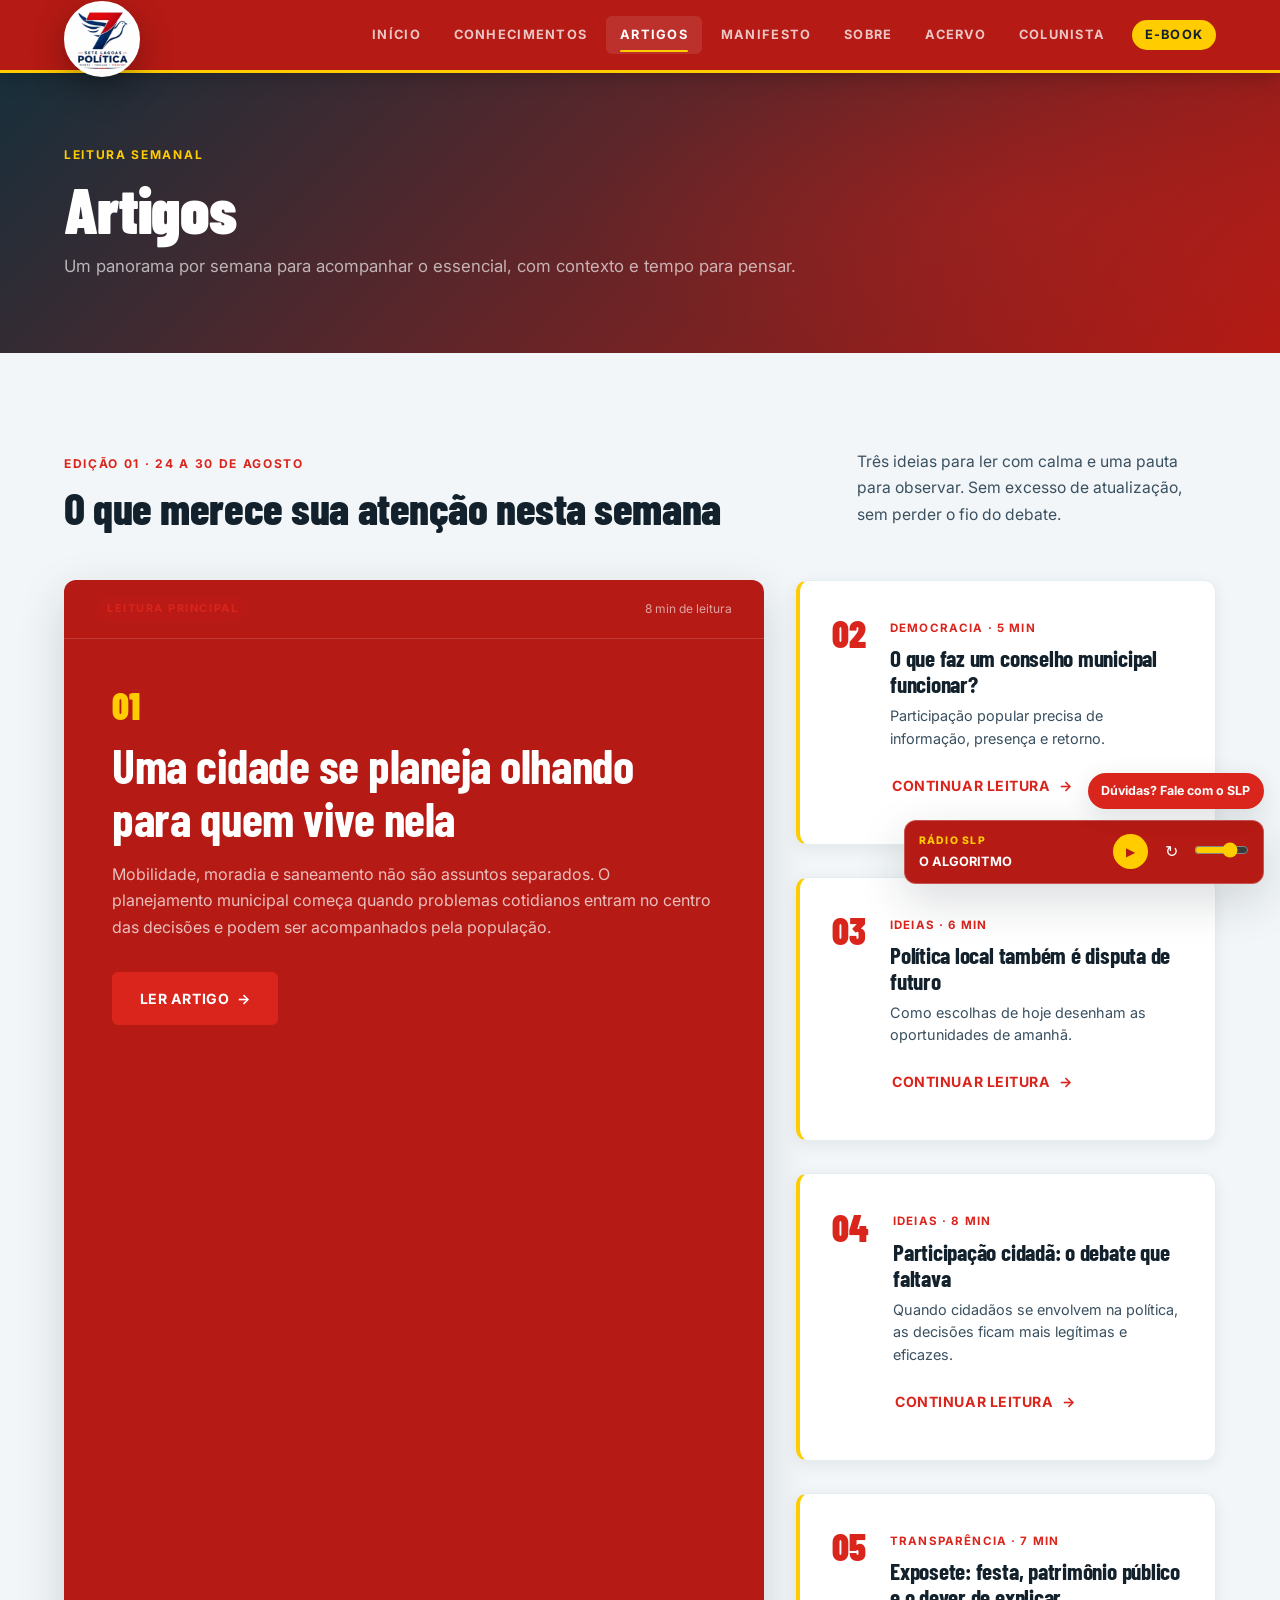
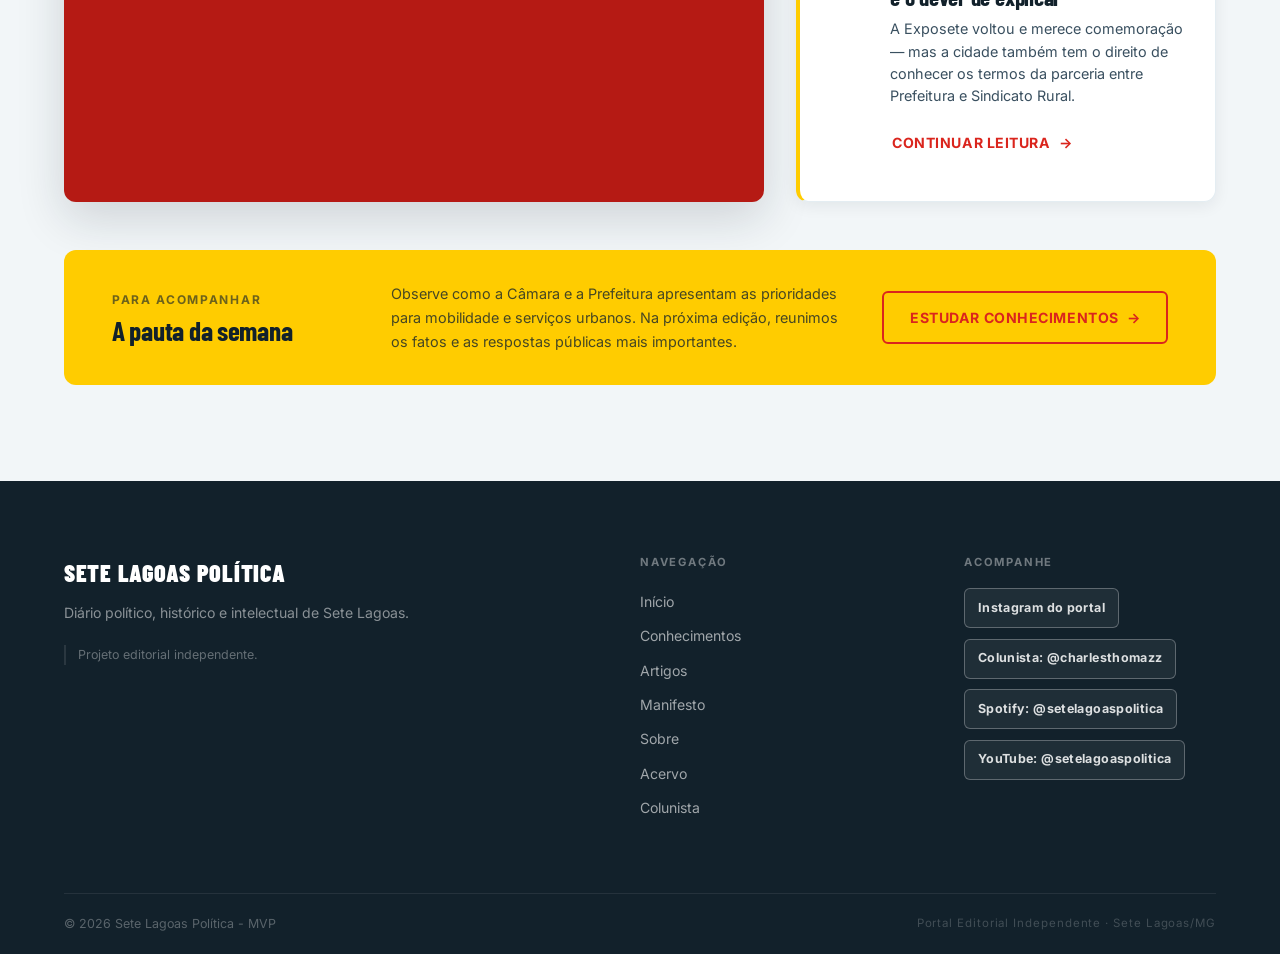
<file: artigos.html>
<!DOCTYPE html>
<html lang="pt-BR">
<head>
  <meta charset="UTF-8" />
  <meta name="viewport" content="width=device-width, initial-scale=1.0" />
  <meta name="description" content="Panorama semanal com artigos, contexto e ideias para acompanhar Sete Lagoas sem sobrecarga." />
  <meta property="og:title" content="Artigos — Sete Lagoas Política" />
  <meta property="og:description" content="Um panorama semanal para entender o que importa na cidade e no debate público." />
  <meta property="og:type" content="website" />
  <title>Artigos — Sete Lagoas Política</title>
  <link rel="stylesheet" href="assets/css/style.css" />
  <link rel="stylesheet" href="assets/css/gamification.css" />
  <link rel="preconnect" href="https://fonts.googleapis.com" />
  <link rel="preconnect" href="https://fonts.gstatic.com" crossorigin />
  <link href="https://fonts.googleapis.com/css2?family=Inter:wght@400;500;600;700;800;900&family=Barlow+Condensed:wght@500;700;800;900&display=swap" rel="stylesheet" />
</head>
<body>

<div id="reading-progress" class="reading-progress" role="progressbar" aria-valuemin="0" aria-valuemax="100" aria-label="Progresso de leitura"></div>

<header class="site-header" role="banner">
  <div class="container header-inner">
    <a href="index.html" class="site-logo logo-emblema" aria-label="Sete Lagoas Política - Início">
      <img src="assets/img/logo-384.webp" alt="Logo Sete Lagoas Política" width="384" height="384" decoding="async">
    </a>
    <nav class="site-nav" aria-label="Navegação principal">
      <a href="index.html" class="nav-link">Início</a>
      <a href="conhecimentos.html" class="nav-link">Conhecimentos</a>
      <a href="artigos.html" class="nav-link" aria-current="page">Artigos</a>
      <a href="manifesto.html" class="nav-link">Manifesto</a>
      <a href="sobre.html" class="nav-link">Sobre</a>
      <a href="acervo.html" class="nav-link">Acervo</a>
      <a href="colunista.html" class="nav-link">Colunista</a>
      <a href="ebook.html" class="nav-link nav-colunista">E-book</a>
    </nav>
    <button id="menu-toggle" class="menu-toggle" aria-label="Abrir menu" aria-expanded="false" aria-controls="mobile-nav">
      <span></span><span></span><span></span>
    </button>
  </div>
  <nav id="mobile-nav" class="mobile-nav" aria-label="Menu mobile" aria-hidden="true">
    <a href="index.html" class="mobile-nav-link">Início</a>
    <a href="conhecimentos.html" class="mobile-nav-link">Conhecimentos</a>
    <a href="artigos.html" class="mobile-nav-link">Artigos</a>
    <a href="manifesto.html" class="mobile-nav-link">Manifesto</a>
    <a href="sobre.html" class="mobile-nav-link">Sobre</a>
    <a href="acervo.html" class="mobile-nav-link">Acervo</a>
    <a href="colunista.html" class="mobile-nav-link">Colunista</a>
    <a href="ebook.html" class="mobile-nav-link">E-book</a>
          <a href="https://setelagoasvagas.web.app/"     class="nav-link">Empregos</a>

  </nav>
</header>

<main id="conteudo-principal">
  <section class="page-hero artigos-hero" aria-label="Cabeçalho dos artigos">
    <div class="container page-hero-inner">
      <span class="section-eyebrow artigos-eyebrow">Leitura semanal</span>
      <h1 class="page-hero-title">Artigos</h1>
      <p class="page-hero-sub">Um panorama por semana para acompanhar o essencial, com contexto e tempo para pensar.</p>
    </div>
  </section>

  <section class="section artigos-section" aria-labelledby="panorama-titulo">
    <div class="container">
      <div class="artigos-intro">
        <div>
          <span class="section-eyebrow">Edição 01 · 24 a 30 de agosto</span>
          <h2 class="section-title" id="panorama-titulo">O que merece sua atenção nesta semana</h2>
        </div>
        <p class="artigos-intro-text">Três ideias para ler com calma e uma pauta para observar. Sem excesso de atualização, sem perder o fio do debate.</p>
      </div>

      <div class="panorama-layout">
        <!-- Artigo Principal (Destaque) -->
        <article class="artigo-destaque fade-in">
          <div class="artigo-destaque-topo">
            <span class="noticia-categoria cat-cidade">Leitura principal</span>
            <span class="artigo-tempo">8 min de leitura</span>
          </div>
          <div class="artigo-destaque-corpo">
            <p class="artigo-numero">01</p>
            <h3>Uma cidade se planeja olhando para quem vive nela</h3>
            <p>Mobilidade, moradia e saneamento não são assuntos separados. O planejamento municipal começa quando problemas cotidianos entram no centro das decisões e podem ser acompanhados pela população.</p>
            <a href="artigos/artigo-01.pdf" class="btn btn-primary" target="_blank" rel="noopener noreferrer" aria-label="Ler artigo 01: Uma cidade se planeja olhando para quem vive nela">
              Ler artigo <span aria-hidden="true">&#8594;</span>
            </a>
          </div>
        </article>

        <!-- Lista de Artigos Secundários -->
        <div class="artigos-lista">
          <article class="artigo-item fade-in">
            <span class="artigo-numero">02</span>
            <div>
              <span class="artigo-meta">Democracia · 5 min</span>
              <h3>O que faz um conselho municipal funcionar?</h3>
              <p>Participação popular precisa de informação, presença e retorno.</p>
              <a href="artigos/artigo-02.pdf" class="btn btn-ghost" target="_blank" rel="noopener noreferrer" aria-label="Continuar leitura do artigo 02: O que faz um conselho municipal funcionar?">
                Continuar leitura <span aria-hidden="true">&#8594;</span>
              </a>
            </div>
          </article>

          <article class="artigo-item fade-in">
            <span class="artigo-numero">03</span>
            <div>
              <span class="artigo-meta">Ideias · 6 min</span>
              <h3>Política local também é disputa de futuro</h3>
              <p>Como escolhas de hoje desenham as oportunidades de amanhã.</p>
              <a href="artigos/artigo-03.pdf" class="btn btn-ghost" target="_blank" rel="noopener noreferrer" aria-label="Continuar leitura do artigo 03: Política local também é disputa de futuro">
                Continuar leitura <span aria-hidden="true">&#8594;</span>
              </a>
            </div>
          </article>

          <article class="artigo-item fade-in">
            <span class="artigo-numero">04</span>
            <div>
              <span class="artigo-meta">Ideias · 8 min</span>
              <h3>Participação cidadã: o debate que faltava</h3>
              <p>Quando cidadãos se envolvem na política, as decisões ficam mais legítimas e eficazes.</p>
              <a href="artigos/artigo-04.pdf" class="btn btn-ghost" target="_blank" rel="noopener noreferrer" aria-label="Continuar leitura do artigo 04: Participação cidadã: o debate que faltava">
                Continuar leitura <span aria-hidden="true">&#8594;</span>
              </a>
            </div>
          </article>

<article class="artigo-item fade-in">
  <span class="artigo-numero">05</span>
  <div>
    <span class="artigo-meta">Transparência · 7 min</span>
    <h3>Exposete: festa, patrimônio público e o dever de explicar</h3>
    <p>A Exposete voltou e merece comemoração — mas a cidade também tem o direito de conhecer os termos da parceria entre Prefeitura e Sindicato Rural.</p>
    <a href="artigos/artigo-05-artigoExpoDouglas.pdf" class="btn btn-ghost" target="_blank" rel="noopener noreferrer" aria-label="Continuar leitura do artigo 05: Exposete: festa, patrimônio público e o dever de explicar">
      Continuar leitura <span aria-hidden="true">&#8594;</span>
    </a>
  </div>
</article>

        </div>
      </div>

      <section class="pauta-semanal fade-in" aria-labelledby="pauta-titulo">
        <div>
          <span class="section-eyebrow">Para acompanhar</span>
          <h2 id="pauta-titulo">A pauta da semana</h2>
        </div>
        <p>Observe como a Câmara e a Prefeitura apresentam as prioridades para mobilidade e serviços urbanos. Na próxima edição, reunimos os fatos e as respostas públicas mais importantes.</p>
        <a href="conhecimentos.html" class="btn btn-outline-azul">Estudar conhecimentos <span aria-hidden="true">&#8594;</span></a>
      </section>
    </div>
  </section>
</main>

<footer class="site-footer" role="contentinfo">
  <div class="container">
    <div class="footer-grid">
      <div class="footer-brand">
        <p class="footer-brand-name">SETE LAGOAS POLÍTICA</p>
        <p class="footer-brand-desc">Diário político, histórico e intelectual de Sete Lagoas.</p>
        <p class="footer-aviso">Projeto editorial independente.</p>
      </div>
      <nav aria-label="Links do rodapé">
        <p class="footer-nav-title">Navegação</p>
        <ul class="footer-nav-list">
          <li><a href="index.html" class="footer-nav-link">Início</a></li>
          <li><a href="conhecimentos.html" class="footer-nav-link">Conhecimentos</a></li>
          <li><a href="artigos.html" class="footer-nav-link">Artigos</a></li>
          <li><a href="manifesto.html" class="footer-nav-link">Manifesto</a></li>
          <li><a href="sobre.html" class="footer-nav-link">Sobre</a></li>          <li><a href="acervo.html"    class="footer-nav-link">Acervo</a></li>          <li><a href="colunista.html" class="footer-nav-link">Colunista</a></li>
        </ul>
      </nav>
      <nav aria-label="Redes sociais">
        <p class="footer-nav-title">Acompanhe</p>
        <ul class="footer-social-list">
          <li><a href="https://www.instagram.com/setelagoaspolitica/" class="footer-social-link" target="_blank" rel="noopener noreferrer">Instagram do portal</a></li>
          <li><a href="https://www.instagram.com/charlesthomazz/" class="footer-social-link" target="_blank" rel="noopener noreferrer">Colunista: @charlesthomazz</a></li>
          <li><a href="https://open.spotify.com/user/setelagoaspolitica" class="footer-social-link" target="_blank" rel="noopener noreferrer">Spotify: @setelagoaspolitica</a></li>
          <li><a href="https://www.youtube.com/@setelagoaspolitica" class="footer-social-link" target="_blank" rel="noopener noreferrer">YouTube: @setelagoaspolitica</a></li>
        </ul>
      </nav>
    </div>
    <div class="footer-bottom">
      <p class="footer-copy">© 2026 Sete Lagoas Política - MVP</p>
      <p class="footer-tag">Portal Editorial Independente · Sete Lagoas/MG</p>
    </div>
  </div>
</footer>

<script src="assets/js/app.js"></script>
<script src="assets/js/gamification.js"></script>
</body>
</html>
</file>
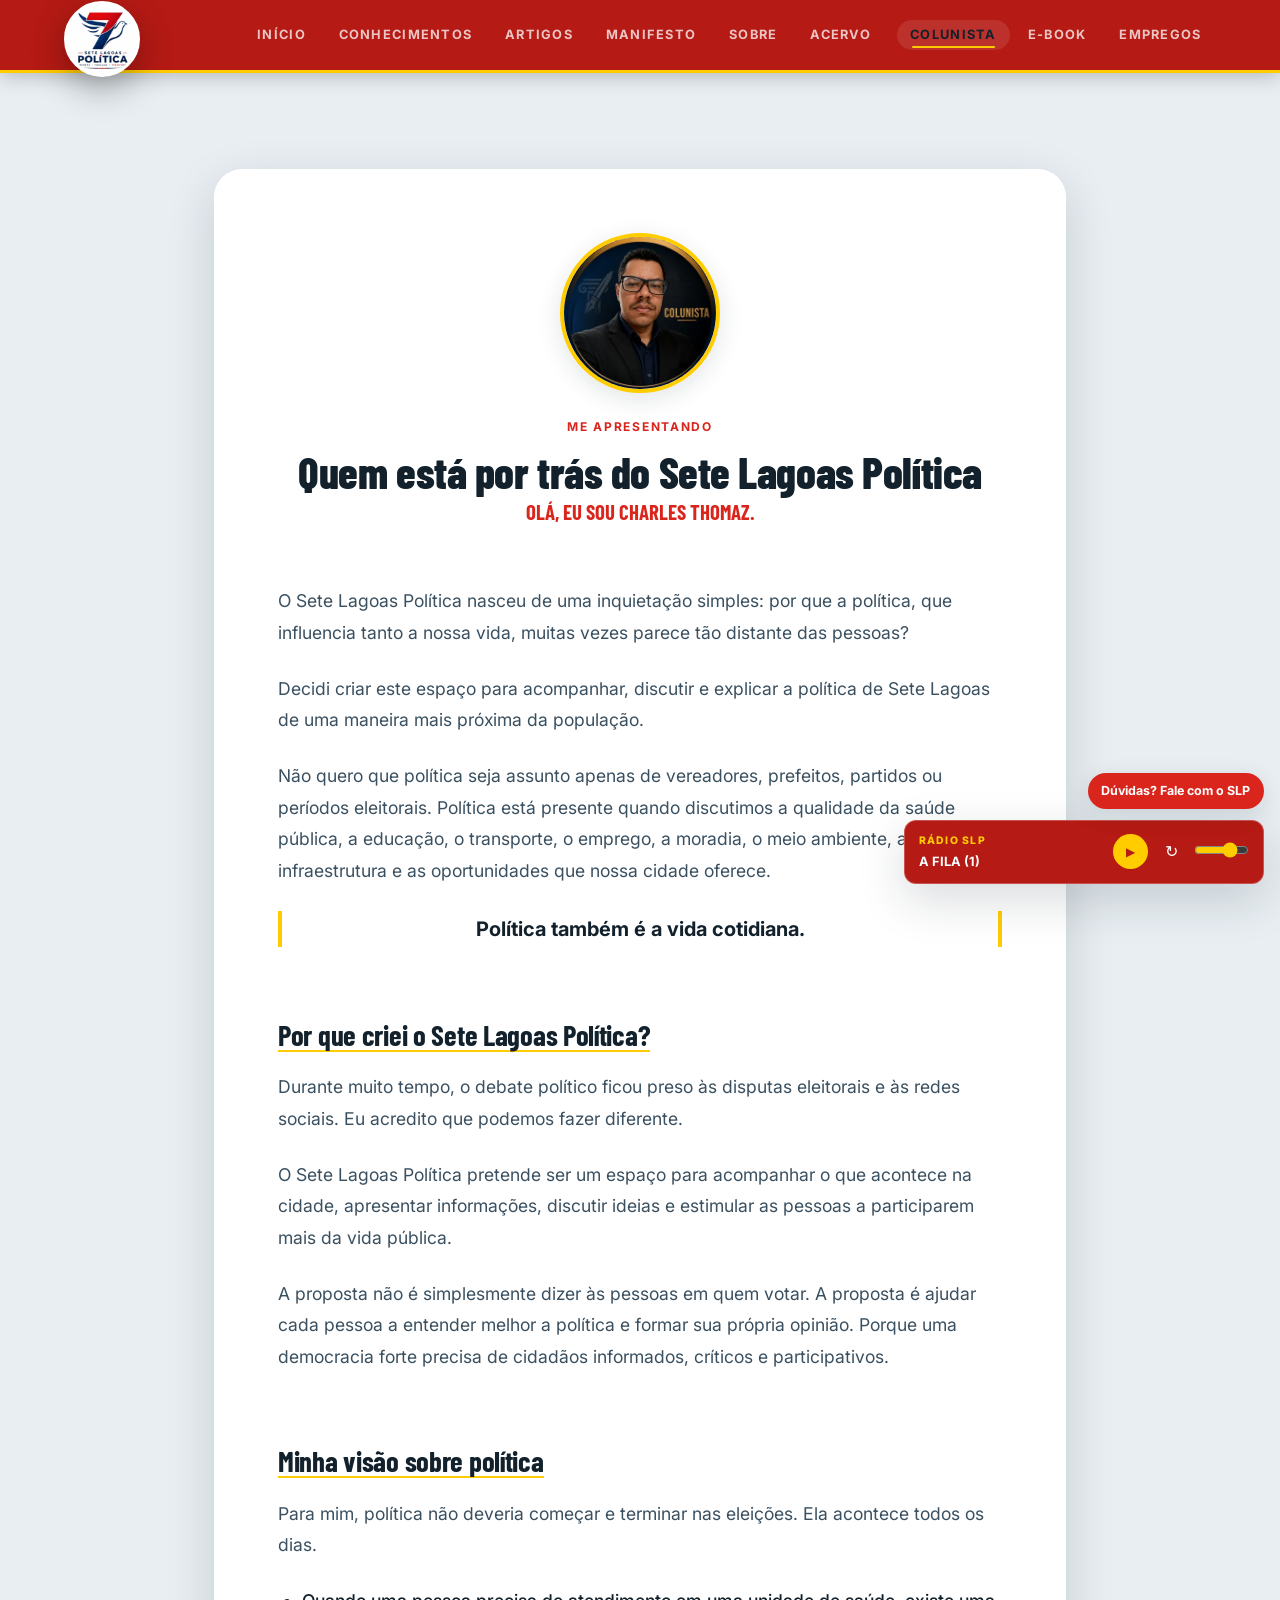
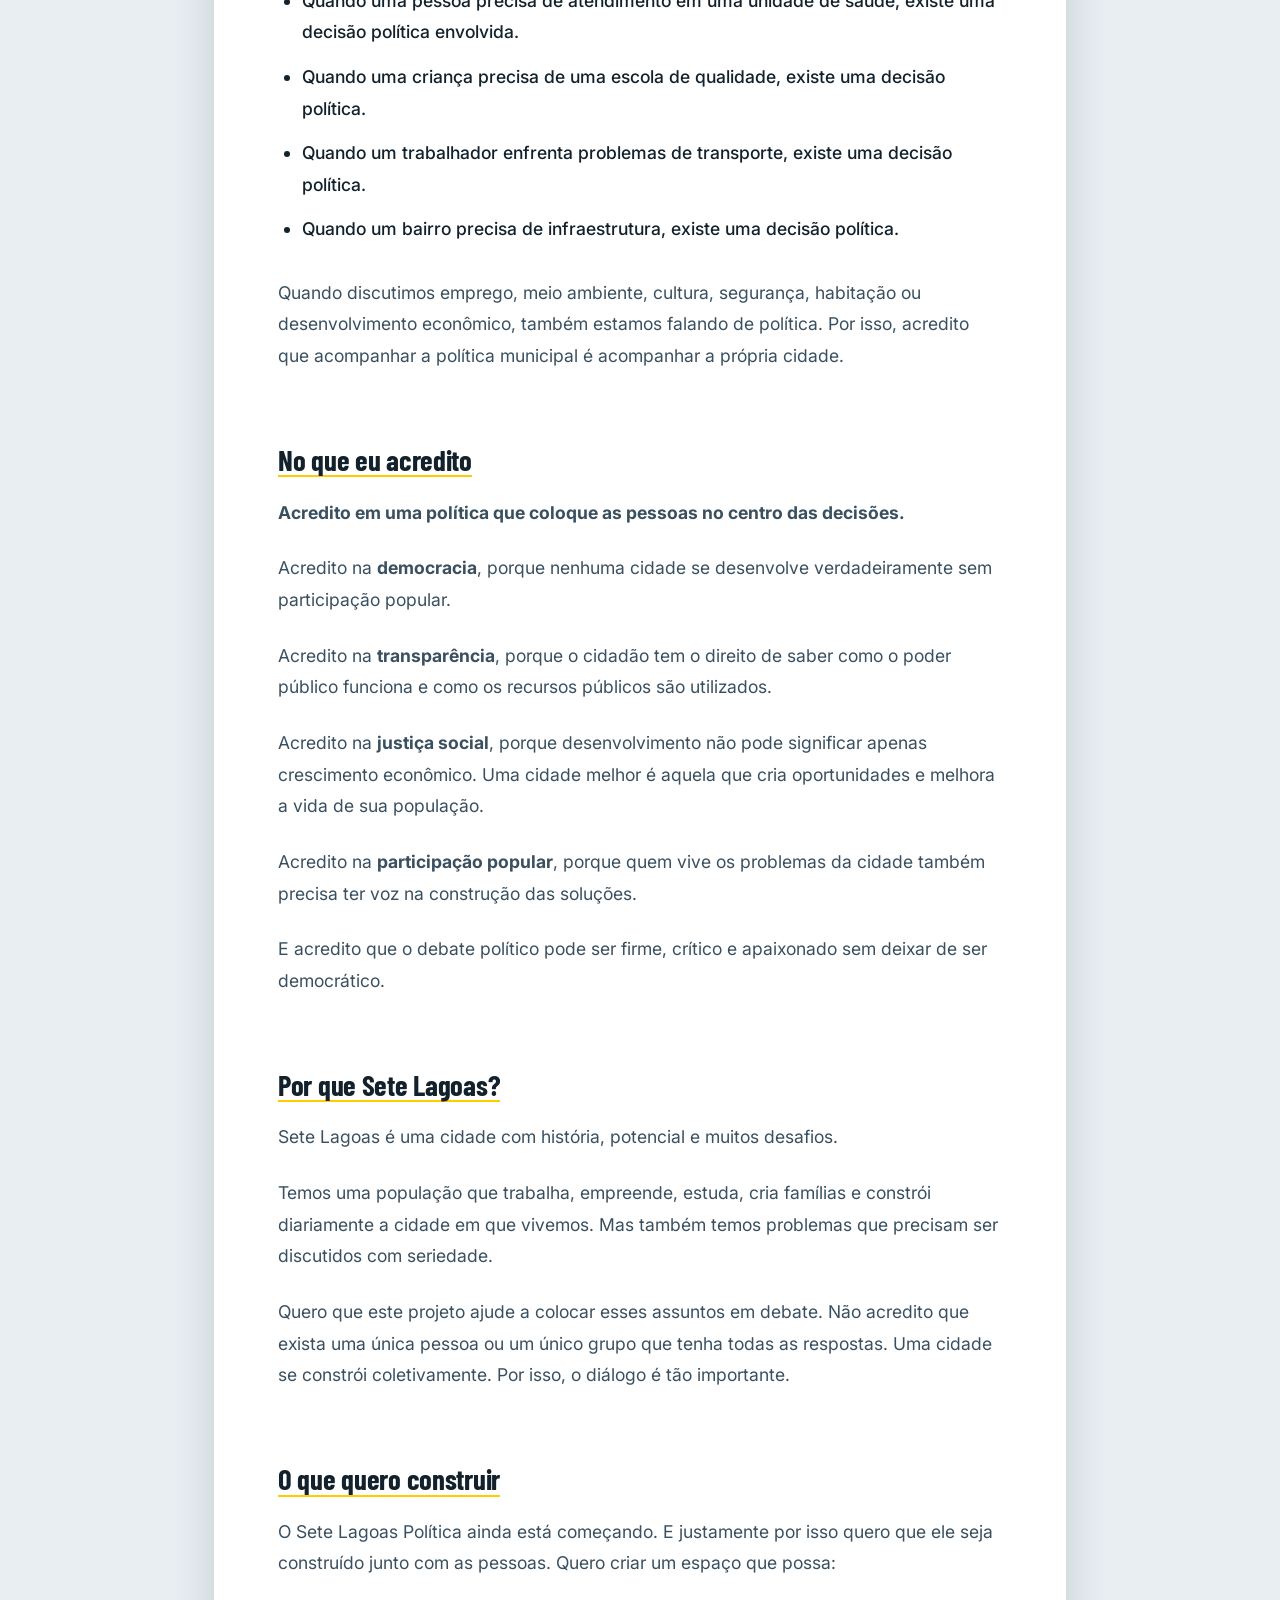
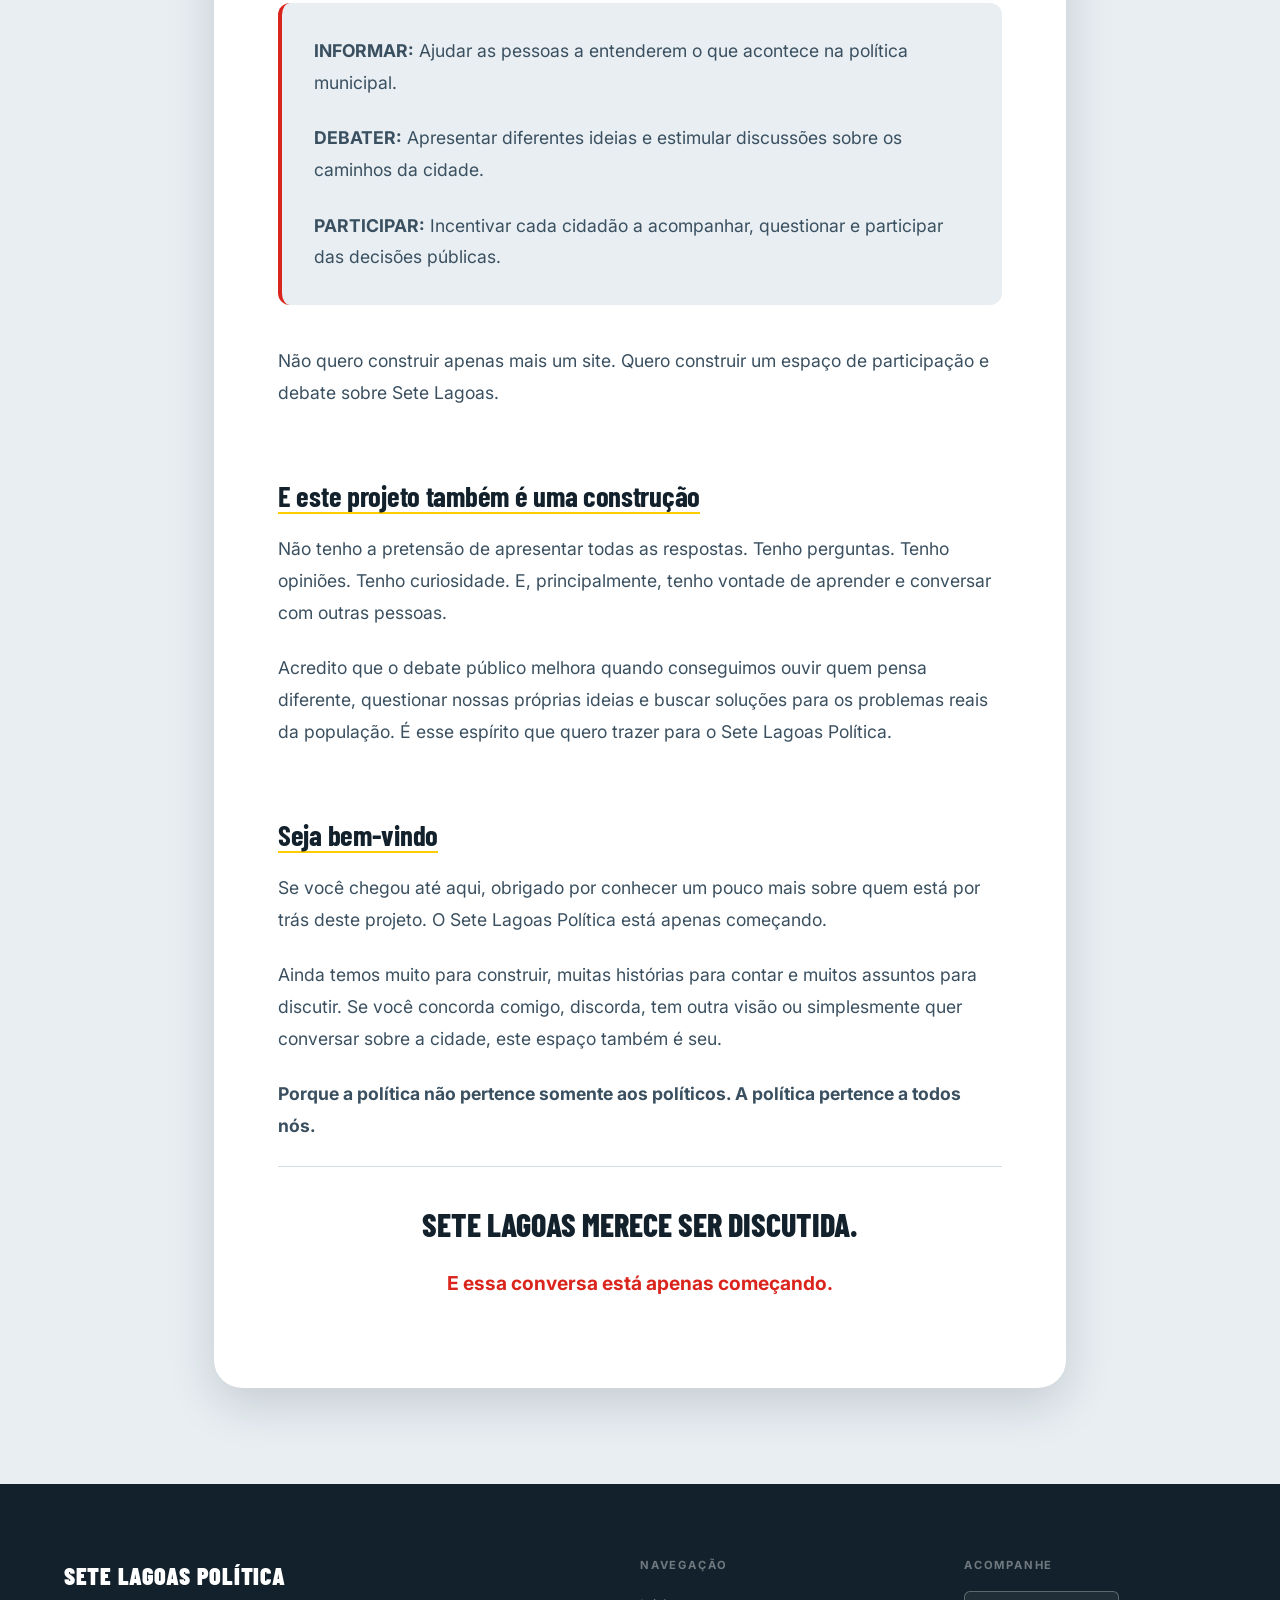
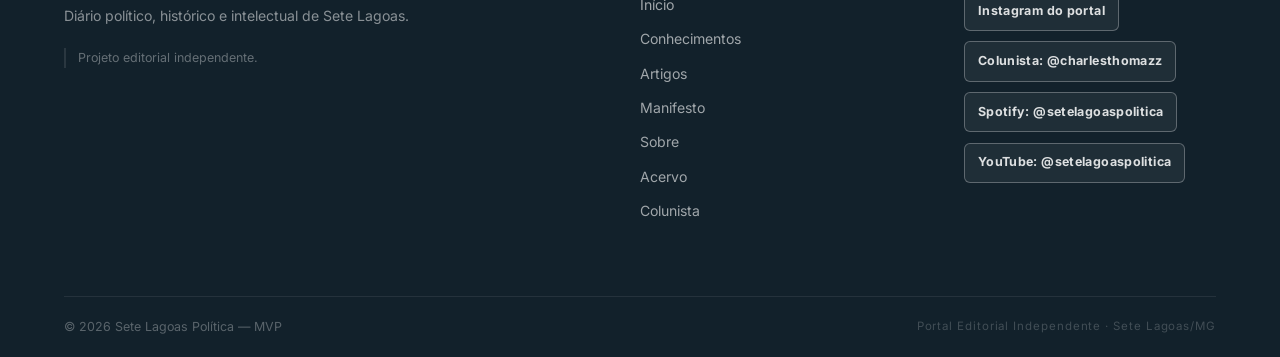
<file: colunista.html>
<!DOCTYPE html>
<html lang="pt-BR">
<head>
  <meta charset="UTF-8" />
  <meta name="viewport" content="width=device-width, initial-scale=1.0" />
  <meta name="description" content="Charles Thomaz — Quem está por trás do Sete Lagoas Política." />
  <meta property="og:title" content="Charles Thomaz — Sete Lagoas Política" />
  <meta property="og:description" content="Conheça o colunista por trás do Sete Lagoas Política." />
  <meta property="og:type" content="profile" />
  <title>Charles Thomaz —Sete Lagoas Política</title>
  <link rel="stylesheet" href="assets/css/style.css" />
  <link rel="stylesheet" href="assets/css/gamification.css" />
  <link rel="preconnect" href="https://fonts.googleapis.com" />
  <link rel="preconnect" href="https://fonts.gstatic.com" crossorigin />
  <link href="https://fonts.googleapis.com/css2?family=Inter:wght@400;500;600;700;800;900&family=Barlow+Condensed:wght@500;700;800;900&display=swap" rel="stylesheet" />
</head>
<body>

<div id="reading-progress" class="reading-progress" role="progressbar" aria-valuemin="0" aria-valuemax="100" aria-label="Progresso de leitura"></div>

<header class="site-header" role="banner">
  <div class="container header-inner">
    <a href="index.html" class="site-logo logo-emblema" aria-label="Sete Lagoas Política — Início">
      <img src="assets/img/logo-384.webp" alt="Logo Sete Lagoas Política" width="384" height="384" decoding="async">
    </a>
    <nav class="site-nav" aria-label="Navegação principal">
      <a href="index.html"     class="nav-link">Início</a>
      <a href="conhecimentos.html" class="nav-link">Conhecimentos</a>
      <a href="artigos.html"   class="nav-link">Artigos</a>
      <a href="manifesto.html" class="nav-link">Manifesto</a>
      <a href="sobre.html"     class="nav-link">Sobre</a>
      <a href="acervo.html"    class="nav-link">Acervo</a>
      <a href="colunista.html" class="nav-link nav-colunista" aria-current="page">Colunista</a>
      <a href="ebook.html"     class="nav-link">E-book</a>
            <a href="https://setelagoasvagas.web.app/"     class="nav-link">Empregos</a>

    </nav>
    <button id="menu-toggle" class="menu-toggle" aria-label="Abrir menu" aria-expanded="false" aria-controls="mobile-nav">
      <span></span><span></span><span></span>
    </button>
  </div>
  <nav id="mobile-nav" class="mobile-nav" aria-label="Menu mobile" aria-hidden="true">
    <a href="index.html"     class="mobile-nav-link">Início</a>
    <a href="conhecimentos.html" class="mobile-nav-link">Conhecimentos</a>
    <a href="artigos.html"   class="mobile-nav-link">Artigos</a>
    <a href="manifesto.html" class="mobile-nav-link">Manifesto</a>
    <a href="sobre.html"     class="mobile-nav-link">Sobre</a>
    <a href="acervo.html"    class="mobile-nav-link">Acervo</a>
    <a href="colunista.html" class="mobile-nav-link">Colunista</a>
    <a href="ebook.html"     class="mobile-nav-link">E-book</a>
  </nav>
</header>

<main id="conteudo-principal">
  <section class="section section-alt" id="colunista" aria-labelledby="titulo-colunista">
    <div class="container charles-container">
      <div class="charles-bloco">

        <div class="charles-header">
          <img src="assets/img/colunista-320.webp" alt="Charles Thomaz" class="charles-img" width="320" height="320" decoding="async">
          <span class="section-eyebrow">Me Apresentando</span>
          <h2 class="section-title" id="titulo-colunista">Quem está por trás do Sete Lagoas Política</h2>
          <p class="charles-nome">Olá, eu sou Charles Thomaz.</p>
        </div>

        <div class="charles-content">
          <p>O Sete Lagoas Política nasceu de uma inquietação simples: por que a política, que influencia tanto a nossa vida, muitas vezes parece tão distante das pessoas?</p>

          <p>Decidi criar este espaço para acompanhar, discutir e explicar a política de Sete Lagoas de uma maneira mais próxima da população.</p>

          <p>Não quero que política seja assunto apenas de vereadores, prefeitos, partidos ou períodos eleitorais. Política está presente quando discutimos a qualidade da saúde pública, a educação, o transporte, o emprego, a moradia, o meio ambiente, a cultura, a infraestrutura e as oportunidades que nossa cidade oferece.</p>

          <p class="charles-quote">Política também é a vida cotidiana.</p>

          <h3>Por que criei o Sete Lagoas Política?</h3>
          <p>Durante muito tempo, o debate político ficou preso às disputas eleitorais e às redes sociais. Eu acredito que podemos fazer diferente.</p>
          <p>O Sete Lagoas Política pretende ser um espaço para acompanhar o que acontece na cidade, apresentar informações, discutir ideias e estimular as pessoas a participarem mais da vida pública.</p>
          <p>A proposta não é simplesmente dizer às pessoas em quem votar. A proposta é ajudar cada pessoa a entender melhor a política e formar sua própria opinião. Porque uma democracia forte precisa de cidadãos informados, críticos e participativos.</p>

          <h3>Minha visão sobre política</h3>
          <p>Para mim, política não deveria começar e terminar nas eleições. Ela acontece todos os dias.</p>
          <ul>
            <li>Quando uma pessoa precisa de atendimento em uma unidade de saúde, existe uma decisão política envolvida.</li>
            <li>Quando uma criança precisa de uma escola de qualidade, existe uma decisão política.</li>
            <li>Quando um trabalhador enfrenta problemas de transporte, existe uma decisão política.</li>
            <li>Quando um bairro precisa de infraestrutura, existe uma decisão política.</li>
          </ul>
          <p>Quando discutimos emprego, meio ambiente, cultura, segurança, habitação ou desenvolvimento econômico, também estamos falando de política. Por isso, acredito que acompanhar a política municipal é acompanhar a própria cidade.</p>

          <h3>No que eu acredito</h3>
          <p><strong>Acredito em uma política que coloque as pessoas no centro das decisões.</strong></p>
          <p>Acredito na <strong>democracia</strong>, porque nenhuma cidade se desenvolve verdadeiramente sem participação popular.</p>
          <p>Acredito na <strong>transparência</strong>, porque o cidadão tem o direito de saber como o poder público funciona e como os recursos públicos são utilizados.</p>
          <p>Acredito na <strong>justiça social</strong>, porque desenvolvimento não pode significar apenas crescimento econômico. Uma cidade melhor é aquela que cria oportunidades e melhora a vida de sua população.</p>
          <p>Acredito na <strong>participação popular</strong>, porque quem vive os problemas da cidade também precisa ter voz na construção das soluções.</p>
          <p>E acredito que o debate político pode ser firme, crítico e apaixonado sem deixar de ser democrático.</p>

          <h3>Por que Sete Lagoas?</h3>
          <p>Sete Lagoas é uma cidade com história, potencial e muitos desafios.</p>
          <p>Temos uma população que trabalha, empreende, estuda, cria famílias e constrói diariamente a cidade em que vivemos. Mas também temos problemas que precisam ser discutidos com seriedade.</p>
          <p>Quero que este projeto ajude a colocar esses assuntos em debate. Não acredito que exista uma única pessoa ou um único grupo que tenha todas as respostas. Uma cidade se constrói coletivamente. Por isso, o diálogo é tão importante.</p>

          <h3>O que quero construir</h3>
          <p>O Sete Lagoas Política ainda está começando. E justamente por isso quero que ele seja construído junto com as pessoas. Quero criar um espaço que possa:</p>
          <div class="charles-bloco-destaque">
            <p><strong>INFORMAR:</strong> Ajudar as pessoas a entenderem o que acontece na política municipal.</p>
            <p><strong>DEBATER:</strong> Apresentar diferentes ideias e estimular discussões sobre os caminhos da cidade.</p>
            <p style="margin-bottom:0;"><strong>PARTICIPAR:</strong> Incentivar cada cidadão a acompanhar, questionar e participar das decisões públicas.</p>
          </div>
          <p>Não quero construir apenas mais um site. Quero construir um espaço de participação e debate sobre Sete Lagoas.</p>

          <h3>E este projeto também é uma construção</h3>
          <p>Não tenho a pretensão de apresentar todas as respostas. Tenho perguntas. Tenho opiniões. Tenho curiosidade. E, principalmente, tenho vontade de aprender e conversar com outras pessoas.</p>
          <p>Acredito que o debate público melhora quando conseguimos ouvir quem pensa diferente, questionar nossas próprias ideias e buscar soluções para os problemas reais da população. É esse espírito que quero trazer para o Sete Lagoas Política.</p>

          <h3>Seja bem-vindo</h3>
          <p>Se você chegou até aqui, obrigado por conhecer um pouco mais sobre quem está por trás deste projeto. O Sete Lagoas Política está apenas começando.</p>
          <p>Ainda temos muito para construir, muitas histórias para contar e muitos assuntos para discutir. Se você concorda comigo, discorda, tem outra visão ou simplesmente quer conversar sobre a cidade, este espaço também é seu.</p>
          <p><strong>Porque a política não pertence somente aos políticos. A política pertence a todos nós.</strong></p>

          <div class="charles-fecho">
            <p class="charles-fecho-titulo">Sete Lagoas merece ser discutida.</p>
            <p class="charles-fecho-sub">E essa conversa está apenas começando.</p>
          </div>
        </div>
      </div>
    </div>
  </section>
</main>

<footer class="site-footer" role="contentinfo">
  <div class="container">
    <div class="footer-grid">
      <div class="footer-brand">
        <p class="footer-brand-name">SETE LAGOAS POLÍTICA</p>
        <p class="footer-brand-desc">Diário político, histórico e intelectual de Sete Lagoas.</p>
        <p class="footer-aviso">Projeto editorial independente.</p>
      </div>
      <nav aria-label="Links do rodapé">
        <p class="footer-nav-title">Navegação</p>
        <ul class="footer-nav-list">
          <li><a href="index.html" class="footer-nav-link">Início</a></li>
          <li><a href="conhecimentos.html" class="footer-nav-link">Conhecimentos</a></li>
          <li><a href="artigos.html" class="footer-nav-link">Artigos</a></li>
          <li><a href="manifesto.html" class="footer-nav-link">Manifesto</a></li>
          <li><a href="sobre.html" class="footer-nav-link">Sobre</a></li>          <li><a href="acervo.html"    class="footer-nav-link">Acervo</a></li>          <li><a href="colunista.html" class="footer-nav-link">Colunista</a></li>
        </ul>
      </nav>
      <nav aria-label="Redes sociais">
        <p class="footer-nav-title">Acompanhe</p>
        <ul class="footer-social-list">
          <li><a href="https://www.instagram.com/setelagoaspolitica/" class="footer-social-link" target="_blank" rel="noopener noreferrer">Instagram do portal</a></li>
          <li><a href="https://www.instagram.com/charlesthomazz/" class="footer-social-link" target="_blank" rel="noopener noreferrer">Colunista: @charlesthomazz</a></li>
          <li><a href="https://open.spotify.com/user/setelagoaspolitica" class="footer-social-link" target="_blank" rel="noopener noreferrer">Spotify: @setelagoaspolitica</a></li>
          <li><a href="https://www.youtube.com/@setelagoaspolitica" class="footer-social-link" target="_blank" rel="noopener noreferrer">YouTube: @setelagoaspolitica</a></li>
        </ul>
      </nav>
    </div>
    <div class="footer-bottom">
      <p class="footer-copy">© 2026 Sete Lagoas Política — MVP</p>
      <p class="footer-tag">Portal Editorial Independente · Sete Lagoas/MG</p>
    </div>
  </div>
</footer>

<script src="assets/js/app.js"></script>
<script src="assets/js/gamification.js"></script>
</body>
</html>
</file>
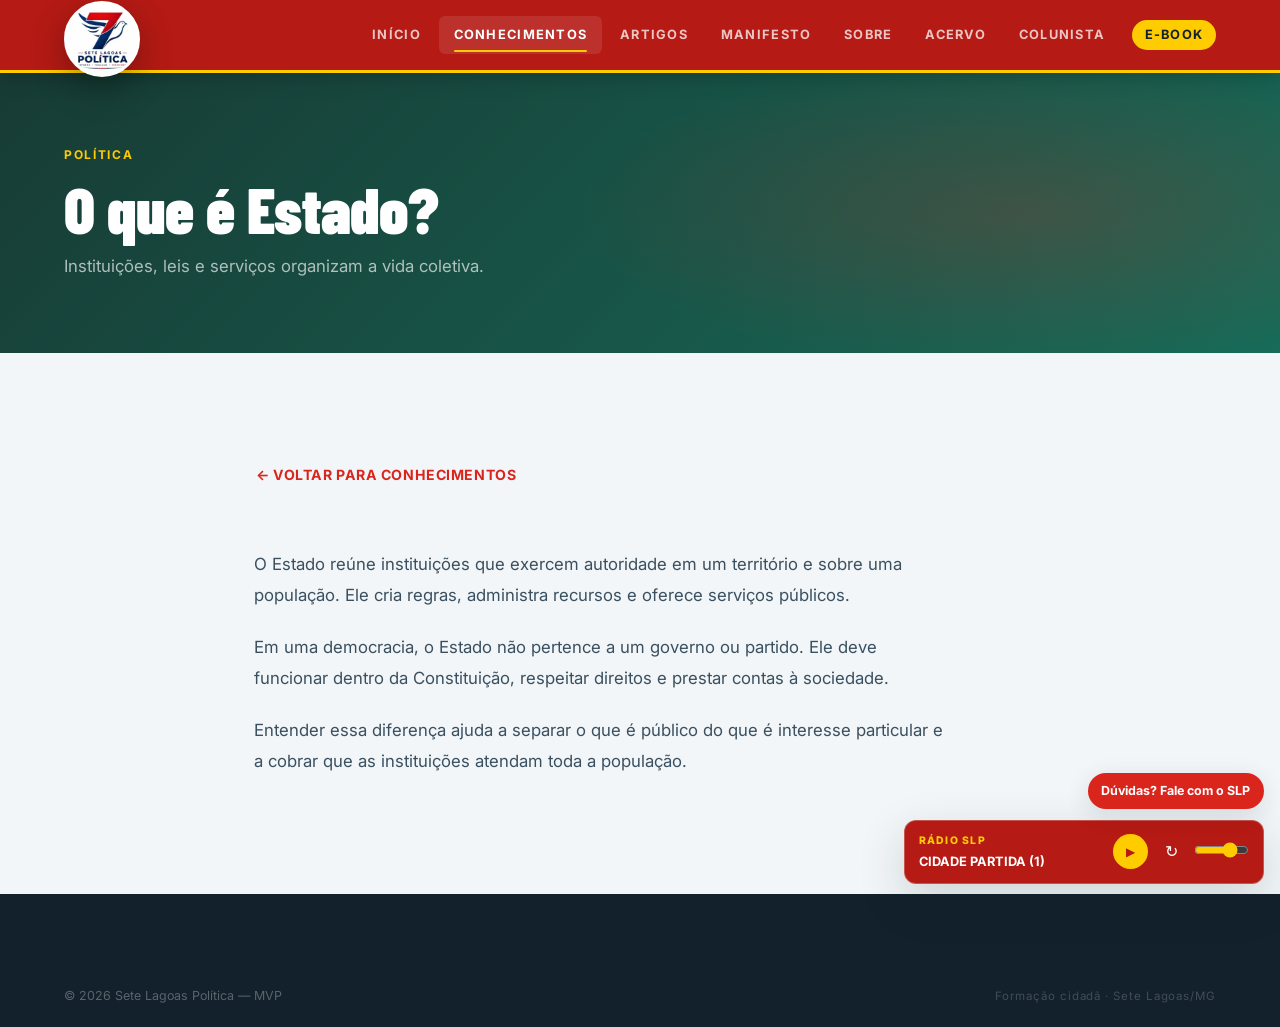
<file: conhecimento.html>
<!DOCTYPE html>
<html lang="pt-BR">
<head>
  <meta charset="UTF-8" />
  <meta name="viewport" content="width=device-width, initial-scale=1.0" />
  <meta name="description" content="Conceito fundamental de política e economia para formação cidadã." />
  <meta property="og:title" content="Conhecimento — Sete Lagoas Política" />
  <meta property="og:description" content="Conceito fundamental explicado com clareza para formação cidadã." />
  <meta property="og:type" content="article" />
  <title>Conhecimento — Sete Lagoas Política</title>
  <link rel="stylesheet" href="assets/css/style.css" />
  <link rel="stylesheet" href="assets/css/gamification.css" />
  <link rel="preconnect" href="https://fonts.googleapis.com" />
  <link rel="preconnect" href="https://fonts.gstatic.com" crossorigin />
  <link href="https://fonts.googleapis.com/css2?family=Inter:wght@400;500;600;700;800;900&family=Barlow+Condensed:wght@500;700;800;900&display=swap" rel="stylesheet" />
</head>
<body>

<div id="reading-progress" class="reading-progress" role="progressbar" aria-valuemin="0" aria-valuemax="100" aria-label="Progresso de leitura"></div>

<header class="site-header" role="banner">
  <div class="container header-inner">
    <a href="index.html" class="site-logo logo-emblema" aria-label="Sete Lagoas Política — Início">
      <img src="assets/img/logo-384.webp" alt="Logo Sete Lagoas Política" width="384" height="384" decoding="async">
    </a>
    <nav class="site-nav" aria-label="Navegação principal">
      <a href="index.html"         class="nav-link">Início</a>
      <a href="conhecimentos.html" class="nav-link" aria-current="page">Conhecimentos</a>
      <a href="artigos.html"       class="nav-link">Artigos</a>
      <a href="manifesto.html"     class="nav-link">Manifesto</a>
      <a href="sobre.html"         class="nav-link">Sobre</a>
      <a href="acervo.html"        class="nav-link">Acervo</a>
      <a href="colunista.html"     class="nav-link">Colunista</a>
      <a href="ebook.html"         class="nav-link nav-colunista">E-book</a>
    </nav>
    <button id="menu-toggle" class="menu-toggle" aria-label="Abrir menu" aria-expanded="false" aria-controls="mobile-nav">
      <span></span><span></span><span></span>
    </button>
  </div>
  <nav id="mobile-nav" class="mobile-nav" aria-label="Menu mobile" aria-hidden="true">
    <a href="index.html"         class="mobile-nav-link">Início</a>
    <a href="conhecimentos.html" class="mobile-nav-link">Conhecimentos</a>
    <a href="artigos.html"       class="mobile-nav-link">Artigos</a>
    <a href="manifesto.html"     class="mobile-nav-link">Manifesto</a>
    <a href="sobre.html"         class="mobile-nav-link">Sobre</a>
    <a href="acervo.html"        class="mobile-nav-link">Acervo</a>
    <a href="colunista.html"     class="mobile-nav-link">Colunista</a>
    <a href="ebook.html"         class="mobile-nav-link">E-book</a>
          <a href="https://setelagoasvagas.web.app/"     class="nav-link">Empregos</a>

  </nav>
</header>

<main id="conteudo-principal">

  <section class="page-hero conhecimento-hero">
    <div class="container page-hero-inner">
      <span id="conhecimento-tipo" class="section-eyebrow conhecimentos-eyebrow"></span>
      <h1 id="conhecimento-titulo" class="page-hero-title"></h1>
      <p id="conhecimento-chamada" class="page-hero-sub"></p>
    </div>
  </section>

  <article class="section conhecimento-leitura">
    <div class="container conhecimento-leitura-container">
      <a href="conhecimentos.html" class="btn btn-ghost">&#8592; Voltar para conhecimentos</a>
      <div id="conhecimento-conteudo" class="conhecimento-leitura-conteudo"></div>
    </div>
  </article>

</main>

<footer class="site-footer" role="contentinfo">
  <div class="container">
    <div class="footer-bottom">
      <p class="footer-copy">© 2026 Sete Lagoas Política — MVP</p>
      <p class="footer-tag">Formação cidadã · Sete Lagoas/MG</p>
    </div>
  </div>
</footer>

<script>
const temas = {
  estado: ['Política', 'O que é Estado?', 'Instituições, leis e serviços organizam a vida coletiva.', ['O Estado reúne instituições que exercem autoridade em um território e sobre uma população. Ele cria regras, administra recursos e oferece serviços públicos.', 'Em uma democracia, o Estado não pertence a um governo ou partido. Ele deve funcionar dentro da Constituição, respeitar direitos e prestar contas à sociedade.', 'Entender essa diferença ajuda a separar o que é público do que é interesse particular e a cobrar que as instituições atendam toda a população.']],
  democracia: ['Política', 'Democracia e cidadania', 'Participação, direitos e controle do poder.', ['Democracia é um modo de organizar o poder com participação popular, eleições, direitos e regras comuns. Ela também exige liberdade de expressão e instituições capazes de fiscalizar autoridades.', 'Cidadania não se resume a votar. Inclui acompanhar políticas, participar de espaços coletivos, cobrar respostas e defender direitos.', 'Quanto mais informada e ativa é a sociedade, maior é a chance de que as decisões públicas reflitam necessidades reais.']],
  inflacao: ['Economia', 'Inflação e custo de vida', 'Por que os preços sobem e o poder de compra muda.', ['Inflação é o aumento geral dos preços de bens e serviços ao longo do tempo. Ela não significa que apenas um produto ficou mais caro, mas que o conjunto de gastos está pressionando a renda.', 'Quando a renda cresce menos que os preços, as famílias conseguem comprar menos. Por isso, inflação afeta especialmente quem tem orçamento apertado.', 'Acompanhar índices, comparar períodos e observar diferentes cestas de consumo ajuda a compreender como o custo de vida muda.']],
  orcamento: ['Economia', 'Impostos e orçamento público', 'Como a arrecadação vira política pública.', ['Impostos são contribuições usadas para financiar serviços e políticas públicas. Eles podem incidir sobre renda, consumo, patrimônio e circulação de bens.', 'O orçamento público organiza a previsão de receitas e despesas. Ele mostra prioridades, define limites e permite acompanhar se o planejamento está sendo executado.', 'Conhecer o orçamento ajuda a transformar reclamações gerais em perguntas concretas: quanto será investido, em qual região, em que prazo e com qual resultado esperado.']],
  poderes: ['Política', 'Os três poderes', 'Separação e equilíbrio para evitar a concentração de poder.', ['O Executivo administra políticas e serviços; o Legislativo cria leis, aprova o orçamento e fiscaliza; o Judiciário interpreta as leis e resolve conflitos.', 'A separação de poderes cria controles recíprocos. Nenhum órgão deveria concentrar sozinho a capacidade de fazer, executar e julgar todas as decisões.', 'Conhecer essas funções ajuda a identificar quem é responsável por cada problema e a fazer cobranças ao órgão correto.']],
  desigualdade: ['Economia', 'Trabalho e desigualdade', 'Como renda e oportunidades são distribuídas.', ['Desigualdade aparece quando pessoas e grupos têm acesso muito diferente a renda, educação, saúde, moradia, tempo e oportunidades de trabalho.', 'O mercado de trabalho influencia essa distribuição, mas políticas públicas também fazem diferença. Educação, proteção social, serviços universais e direitos trabalhistas podem reduzir desvantagens.', 'Estudar desigualdade é observar não apenas quanto cada pessoa recebe, mas também quais condições permitem ou impedem uma vida digna.']]
};
const tema = temas[new URLSearchParams(location.search).get('tema')] || temas.estado;
document.title = `${tema[1]} — Sete Lagoas Política`;
document.getElementById('conhecimento-tipo').textContent = tema[0];
document.getElementById('conhecimento-titulo').textContent = tema[1];
document.getElementById('conhecimento-chamada').textContent = tema[2];
document.getElementById('conhecimento-conteudo').innerHTML = tema[3].map(texto => `<p>${texto}</p>`).join('');
</script>

<script src="assets/js/app.js"></script>
<script src="assets/js/gamification.js"></script>
</body>
</html>
</file>
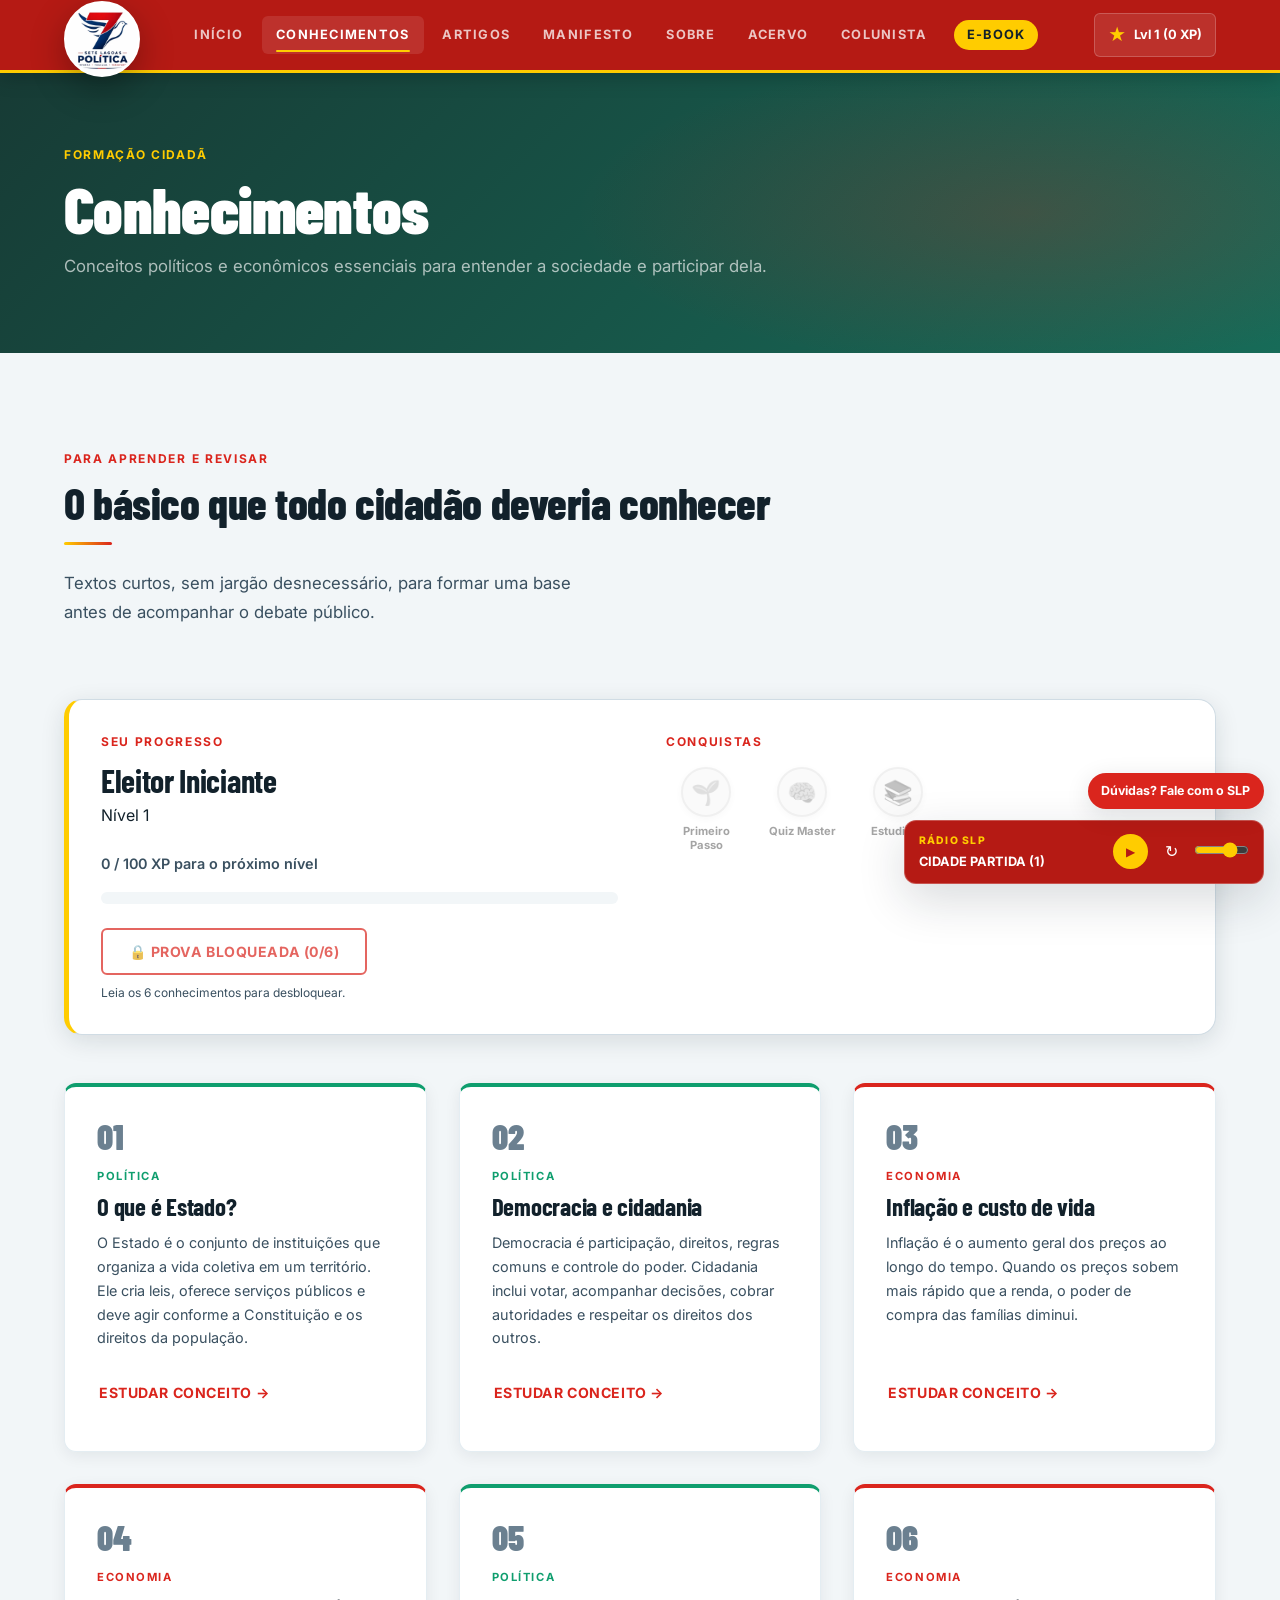
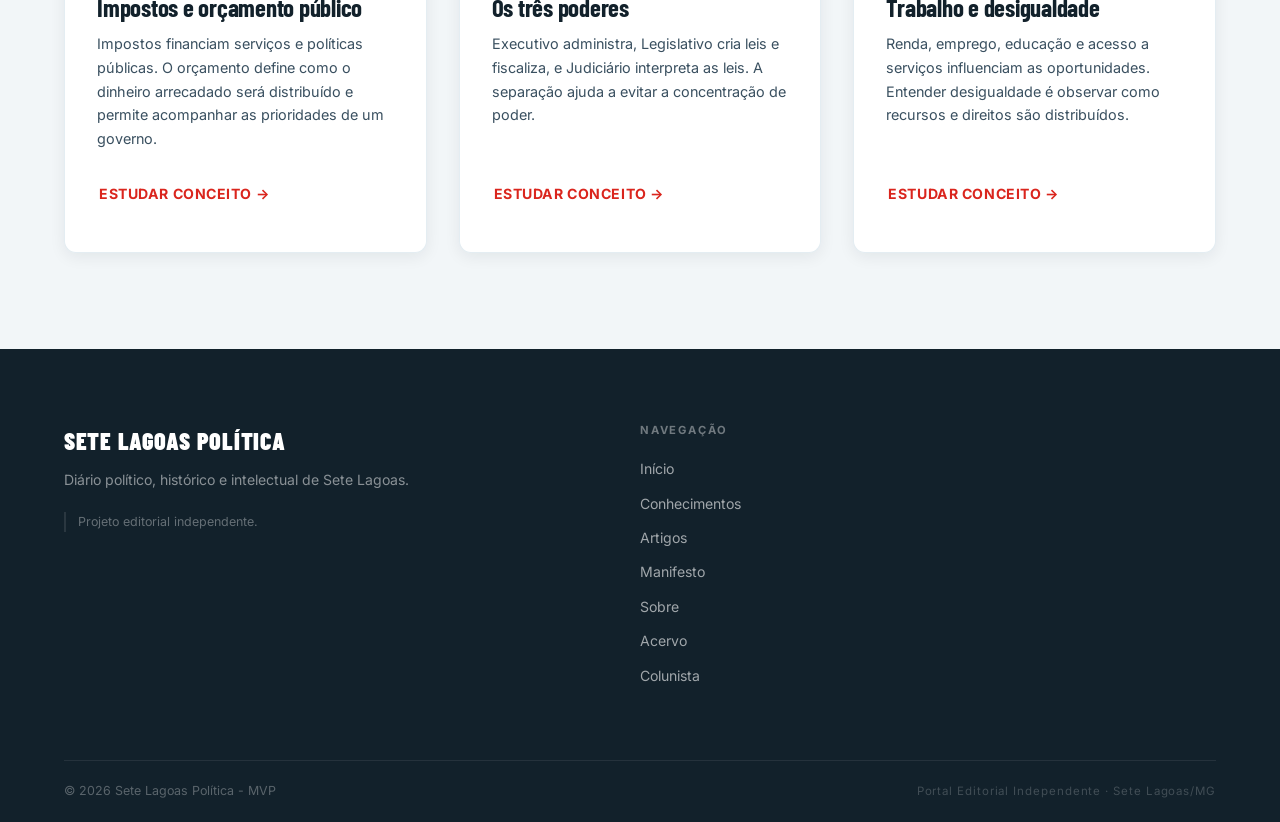
<file: conhecimentos.html>
<!DOCTYPE html>
<html lang="pt-BR">
<head>
  <meta charset="UTF-8" />
  <meta name="viewport" content="width=device-width, initial-scale=1.0" />
  <meta name="description" content="Conhecimentos fundamentais de política e economia para formação cidadã." />
  <meta property="og:title" content="Conhecimentos — Sete Lagoas Política" />
  <meta property="og:description" content="Conceitos essenciais de política e economia explicados com clareza." />
  <meta property="og:type" content="website" />
  <title>Conhecimentos — Sete Lagoas Política</title>
  <link rel="stylesheet" href="assets/css/style.css" />
  <link rel="stylesheet" href="assets/css/gamification.css" />
  <link rel="preconnect" href="https://fonts.googleapis.com" />
  <link rel="preconnect" href="https://fonts.gstatic.com" crossorigin />
  <link href="https://fonts.googleapis.com/css2?family=Inter:wght@400;500;600;700;800;900&family=Barlow+Condensed:wght@500;700;800;900&display=swap" rel="stylesheet" />
</head>
<body>
<div id="reading-progress" class="reading-progress" role="progressbar" aria-valuemin="0" aria-valuemax="100" aria-label="Progresso de leitura"></div>
<header class="site-header" role="banner">
  <div class="container header-inner">
    <a href="index.html" class="site-logo logo-emblema" aria-label="Sete Lagoas Política - Início"><img src="assets/img/logo-384.webp" alt="Logo Sete Lagoas Política" width="384" height="384" decoding="async"></a>
    <nav class="site-nav" aria-label="Navegação principal">
      <a href="index.html" class="nav-link">Início</a>
      <a href="conhecimentos.html" class="nav-link" aria-current="page">Conhecimentos</a>
      <a href="artigos.html" class="nav-link">Artigos</a>
      <a href="manifesto.html" class="nav-link">Manifesto</a>
      <a href="sobre.html" class="nav-link">Sobre</a>
      <a href="acervo.html" class="nav-link">Acervo</a>
      <a href="colunista.html" class="nav-link">Colunista</a>
      <a href="ebook.html" class="nav-link nav-colunista">E-book</a>
    </nav>
    <button id="menu-toggle" class="menu-toggle" aria-label="Abrir menu" aria-expanded="false" aria-controls="mobile-nav"><span></span><span></span><span></span></button>
  </div>
  <nav id="mobile-nav" class="mobile-nav" aria-label="Menu mobile" aria-hidden="true">
    <a href="index.html" class="mobile-nav-link">Início</a>
    <a href="conhecimentos.html" class="mobile-nav-link">Conhecimentos</a>
    <a href="artigos.html" class="mobile-nav-link">Artigos</a>
    <a href="manifesto.html" class="mobile-nav-link">Manifesto</a>
    <a href="sobre.html" class="mobile-nav-link">Sobre</a>
    <a href="acervo.html" class="mobile-nav-link">Acervo</a>
    <a href="colunista.html" class="mobile-nav-link">Colunista</a>
    <a href="ebook.html" class="mobile-nav-link">E-book</a>
          <a href="https://setelagoasvagas.web.app/"     class="nav-link">Empregos</a>

  </nav>
</header>
<main id="conteudo-principal">
  <section class="page-hero conhecimentos-hero" aria-label="Cabeçalho dos conhecimentos">
    <div class="container page-hero-inner">
      <span class="section-eyebrow conhecimentos-eyebrow">Formação cidadã</span>
      <h1 class="page-hero-title">Conhecimentos</h1>
      <p class="page-hero-sub">Conceitos políticos e econômicos essenciais para entender a sociedade e participar dela.</p>
    </div>
  </section>
  <section class="section conhecimentos-section" aria-labelledby="conhecimentos-titulo">
    <div class="container">
      <header class="section-header">
        <span class="section-eyebrow">Para aprender e revisar</span>
        <h2 class="section-title" id="conhecimentos-titulo">O básico que todo cidadão deveria conhecer</h2>
        <div class="divider"></div>
        <p class="section-subtitle">Textos curtos, sem jargão desnecessário, para formar uma base antes de acompanhar o debate público.</p>
      </header>
      <div id="gami-dashboard-mount" class="fade-in"></div>
      <div class="conhecimentos-grid">
        <article class="conhecimento-card conhecimento-politica fade-in" data-conceito="estado">
          <span class="conhecimento-numero">01</span><span class="conhecimento-tipo">Política</span>
          <h3>O que é Estado?</h3>
          <p>O Estado é o conjunto de instituições que organiza a vida coletiva em um território. Ele cria leis, oferece serviços públicos e deve agir conforme a Constituição e os direitos da população.</p>
          <a href="conhecimento.html?tema=estado" class="btn btn-ghost">Estudar conceito &#8594;</a>
        </article>
        <article class="conhecimento-card conhecimento-politica fade-in" data-conceito="democracia">
          <span class="conhecimento-numero">02</span><span class="conhecimento-tipo">Política</span>
          <h3>Democracia e cidadania</h3>
          <p>Democracia é participação, direitos, regras comuns e controle do poder. Cidadania inclui votar, acompanhar decisões, cobrar autoridades e respeitar os direitos dos outros.</p>
          <a href="conhecimento.html?tema=democracia" class="btn btn-ghost">Estudar conceito &#8594;</a>
        </article>
        <article class="conhecimento-card conhecimento-economia fade-in" data-conceito="inflacao">
          <span class="conhecimento-numero">03</span><span class="conhecimento-tipo">Economia</span>
          <h3>Inflação e custo de vida</h3>
          <p>Inflação é o aumento geral dos preços ao longo do tempo. Quando os preços sobem mais rápido que a renda, o poder de compra das famílias diminui.</p>
          <a href="conhecimento.html?tema=inflacao" class="btn btn-ghost">Estudar conceito &#8594;</a>
        </article>
        <article class="conhecimento-card conhecimento-economia fade-in" data-conceito="orcamento">
          <span class="conhecimento-numero">04</span><span class="conhecimento-tipo">Economia</span>
          <h3>Impostos e orçamento público</h3>
          <p>Impostos financiam serviços e políticas públicas. O orçamento define como o dinheiro arrecadado será distribuído e permite acompanhar as prioridades de um governo.</p>
          <a href="conhecimento.html?tema=orcamento" class="btn btn-ghost">Estudar conceito &#8594;</a>
        </article>
        <article class="conhecimento-card conhecimento-politica fade-in" data-conceito="poderes">
          <span class="conhecimento-numero">05</span><span class="conhecimento-tipo">Política</span>
          <h3>Os três poderes</h3>
          <p>Executivo administra, Legislativo cria leis e fiscaliza, e Judiciário interpreta as leis. A separação ajuda a evitar a concentração de poder.</p>
          <a href="conhecimento.html?tema=poderes" class="btn btn-ghost">Estudar conceito &#8594;</a>
        </article>
        <article class="conhecimento-card conhecimento-economia fade-in" data-conceito="desigualdade">
          <span class="conhecimento-numero">06</span><span class="conhecimento-tipo">Economia</span>
          <h3>Trabalho e desigualdade</h3>
          <p>Renda, emprego, educação e acesso a serviços influenciam as oportunidades. Entender desigualdade é observar como recursos e direitos são distribuídos.</p>
          <a href="conhecimento.html?tema=desigualdade" class="btn btn-ghost">Estudar conceito &#8594;</a>
        </article>
      </div>
    </div>
  </section>
</main>
<footer class="site-footer" role="contentinfo"><div class="container"><div class="footer-grid"><div class="footer-brand"><p class="footer-brand-name">SETE LAGOAS POLÍTICA</p><p class="footer-brand-desc">Diário político, histórico e intelectual de Sete Lagoas.</p><p class="footer-aviso">Projeto editorial independente.</p></div><nav aria-label="Links do rodapé"><p class="footer-nav-title">Navegação</p><ul class="footer-nav-list"><li><a href="index.html" class="footer-nav-link">Início</a></li><li><a href="conhecimentos.html" class="footer-nav-link">Conhecimentos</a></li><li><a href="artigos.html" class="footer-nav-link">Artigos</a></li><li><a href="manifesto.html" class="footer-nav-link">Manifesto</a></li><li><a href="sobre.html" class="footer-nav-link">Sobre</a></li><li><a href="acervo.html" class="footer-nav-link">Acervo</a></li><li><a href="colunista.html" class="footer-nav-link">Colunista</a></li></ul></nav></div><div class="footer-bottom"><p class="footer-copy">© 2026 Sete Lagoas Política - MVP</p><p class="footer-tag">Portal Editorial Independente · Sete Lagoas/MG</p></div></div></footer>
<script src="assets/js/app.js"></script>
<script src="assets/js/gamification.js"></script>
</body>
</html>
</file>
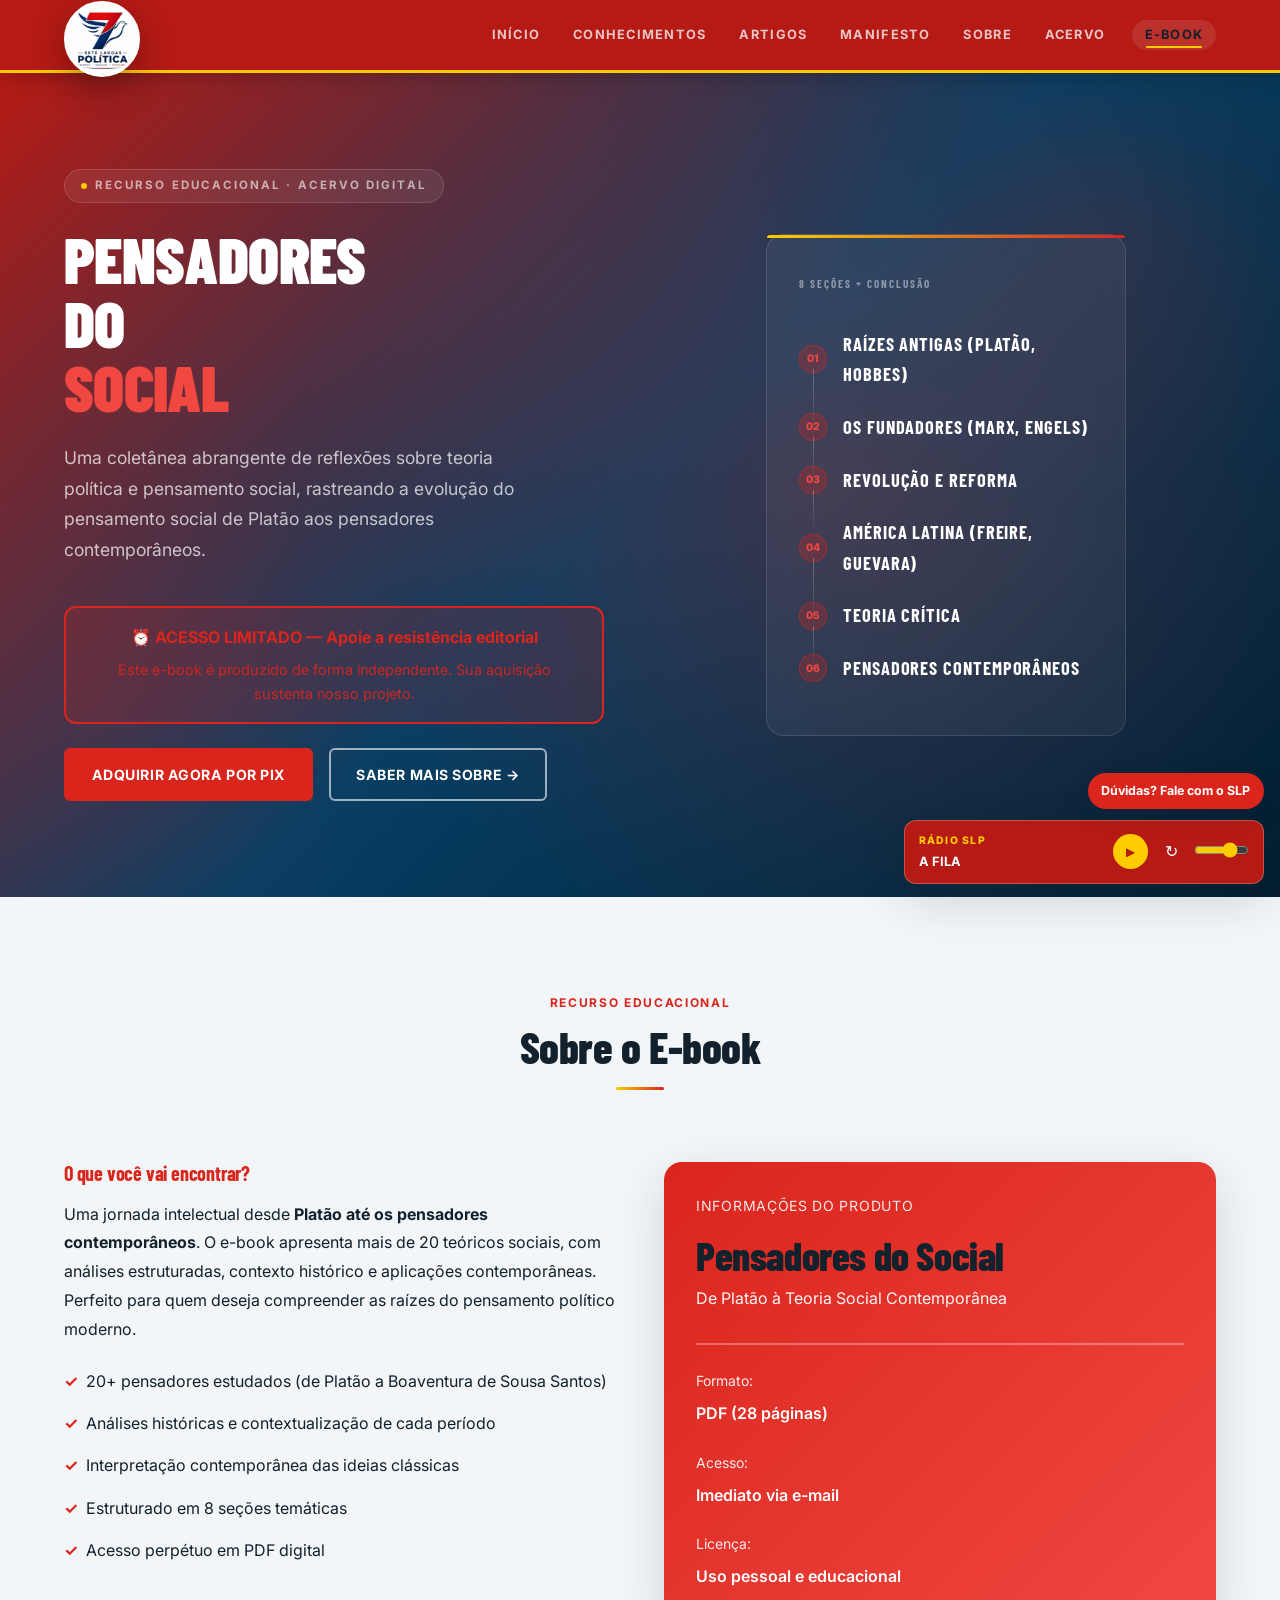
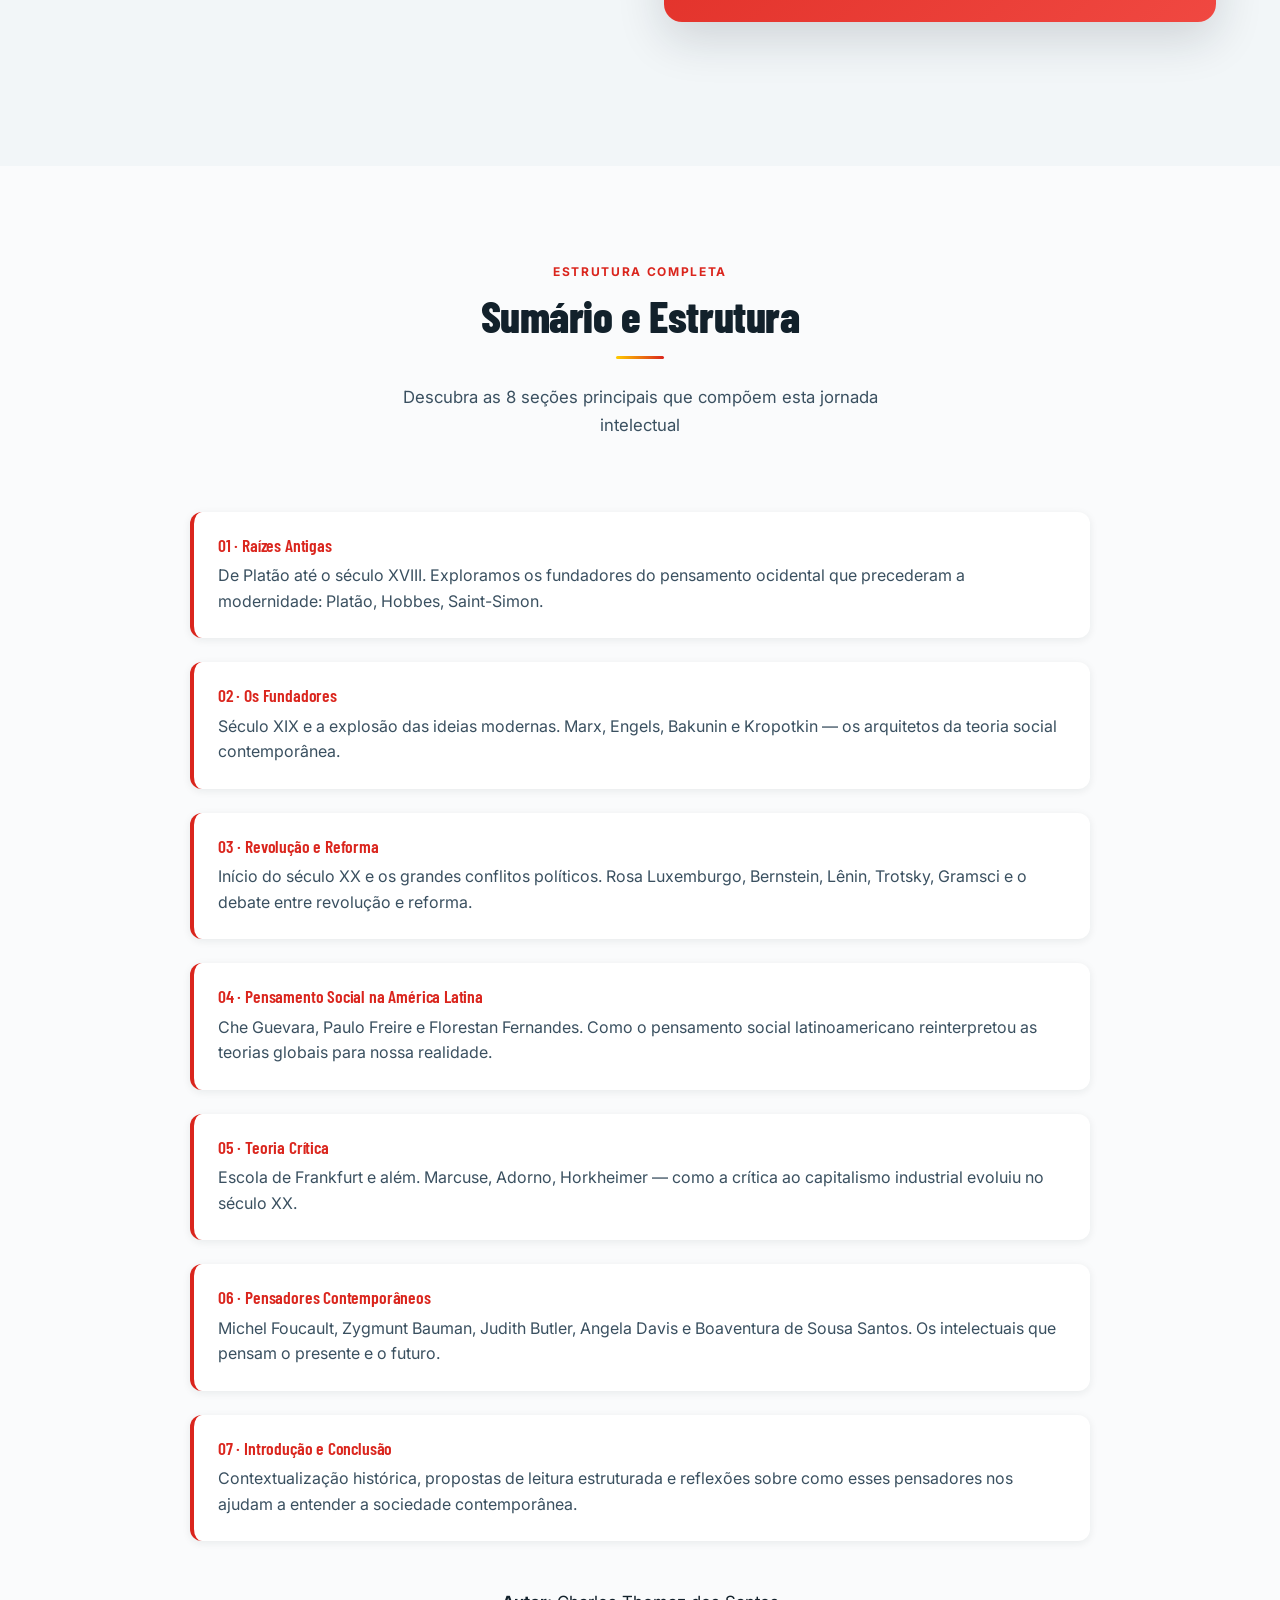
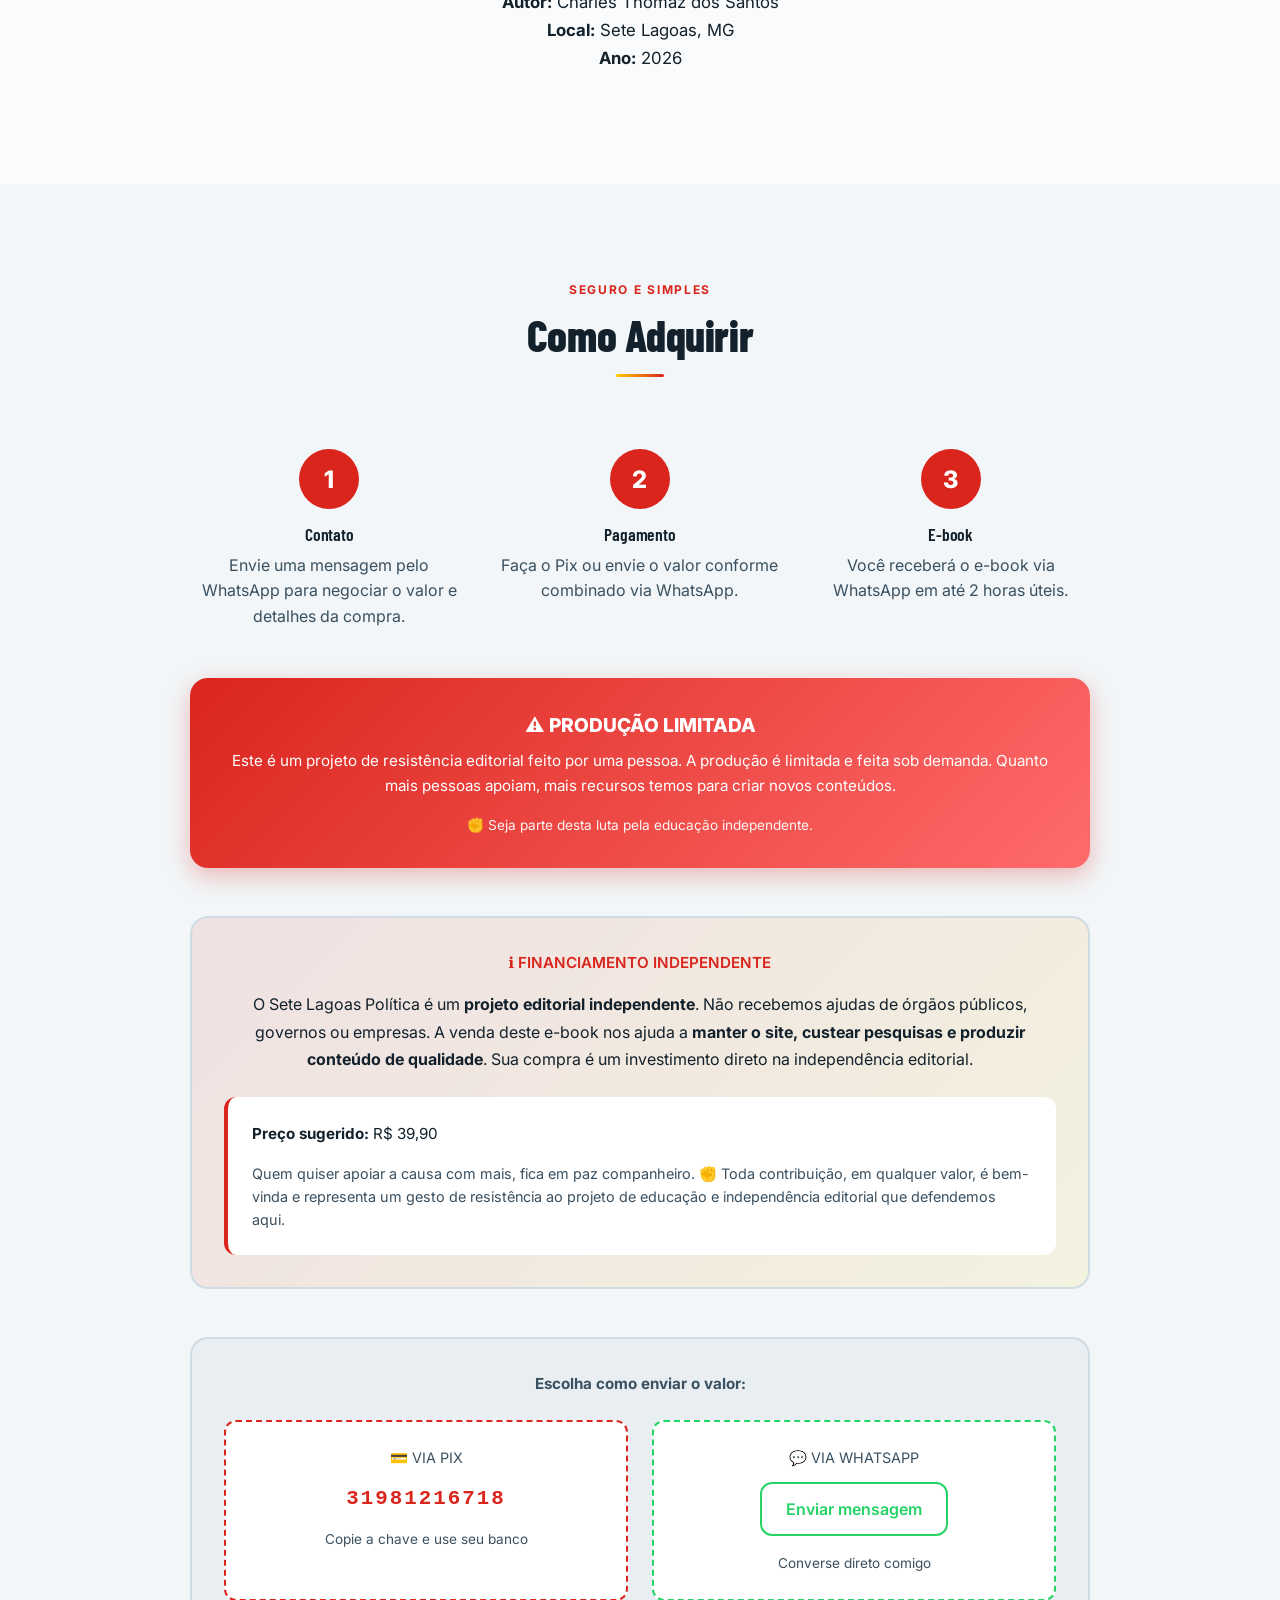
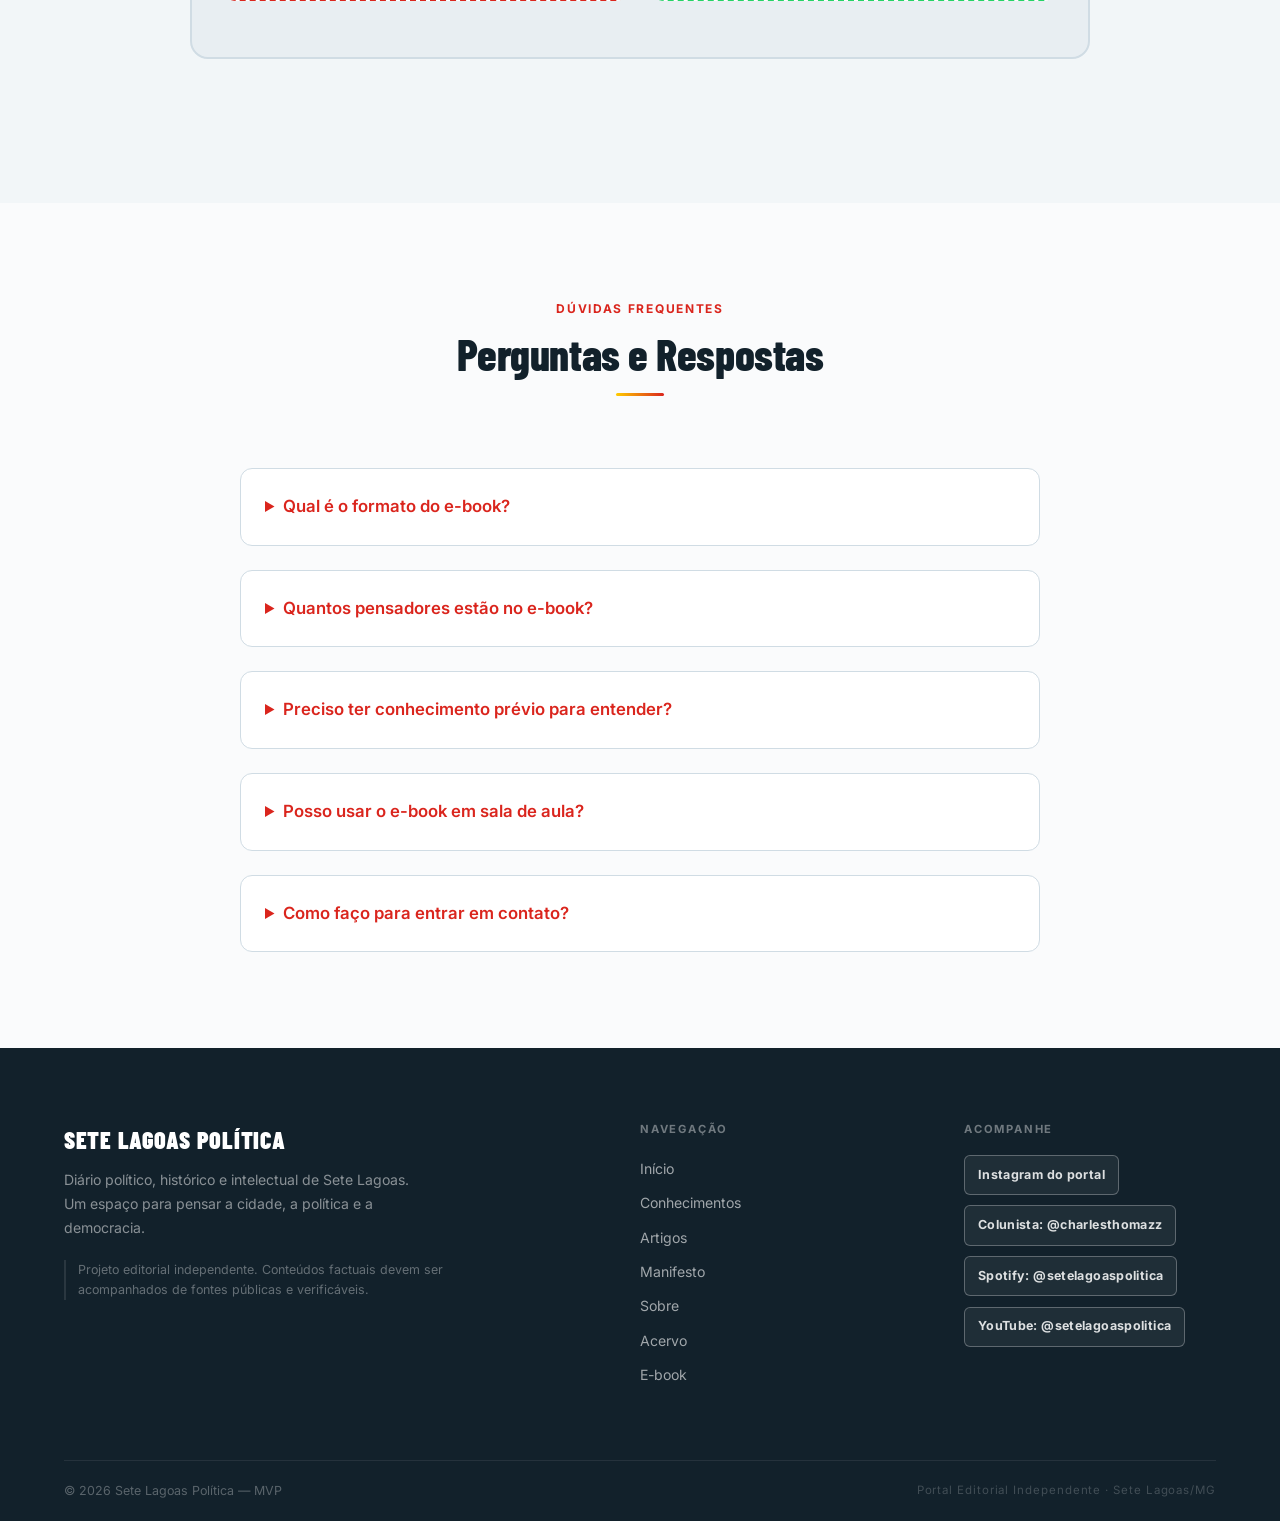
<file: ebook.html>
<!DOCTYPE html>
<html lang="pt-BR">
<head>
  <meta charset="UTF-8" />
  <meta name="viewport" content="width=device-width, initial-scale=1.0" />
  <meta name="description" content="Adquira o e-book Pensadores do Social — uma coletânea de reflexões sobre teoria política e pensamento social." />
  <meta name="keywords" content="e-book, pensadores, teoria social, política, download" />
  <meta property="og:title" content="E-book Pensadores do Social" />
  <meta property="og:description" content="Adquira o e-book completo sobre pensadores e pensamento social." />
  <meta property="og:type" content="website" />
  <title>E-book Pensadores do Social — Sete Lagoas Política</title>
  <link rel="stylesheet" href="assets/css/style.css" />
  <link rel="stylesheet" href="assets/css/gamification.css" />
  <link rel="preconnect" href="https://fonts.googleapis.com" />
  <link rel="preconnect" href="https://fonts.gstatic.com" crossorigin />
  <link href="https://fonts.googleapis.com/css2?family=Inter:wght@400;500;600;700;800;900&family=Barlow+Condensed:wght@500;700;800;900&display=swap" rel="stylesheet" />
</head>
<body>

<!-- Barra de progresso de leitura -->
<div id="reading-progress" class="reading-progress" role="progressbar" aria-valuemin="0" aria-valuemax="100" aria-label="Progresso de leitura"></div>

<!-- ═══════════════════════════════════════════
     HEADER
     ═══════════════════════════════════════════ -->
<header class="site-header" role="banner">
  <div class="container header-inner">

    <!-- Logo -->
    <a href="index.html" class="site-logo logo-emblema" aria-label="Sete Lagoas Política — Início">
      <img src="assets/img/logo-384.webp" alt="Logo Sete Lagoas Política" width="384" height="384" decoding="async">
    </a>

    <!-- Navegação Desktop -->
    <nav class="site-nav" aria-label="Navegação principal">
      <a href="index.html"     class="nav-link">Início</a>
      <a href="conhecimentos.html" class="nav-link">Conhecimentos</a>
      <a href="artigos.html"   class="nav-link">Artigos</a>
      <a href="manifesto.html" class="nav-link">Manifesto</a>
      <a href="sobre.html"     class="nav-link">Sobre</a>
      <a href="acervo.html"    class="nav-link">Acervo</a>
      <a href="ebook.html"     class="nav-link nav-colunista" aria-current="page">E-book</a>
    </nav>

    <!-- Botão Hamburger -->
    <button
      id="menu-toggle"
      class="menu-toggle"
      aria-label="Abrir menu"
      aria-expanded="false"
      aria-controls="mobile-nav"
    >
      <span></span>
      <span></span>
      <span></span>
    </button>

  </div>

  <!-- Navegação Mobile -->
  <nav id="mobile-nav" class="mobile-nav" aria-label="Menu mobile" aria-hidden="true">
    <a href="index.html"     class="mobile-nav-link">Início</a>
    <a href="conhecimentos.html" class="mobile-nav-link">Conhecimentos</a>
    <a href="artigos.html"   class="mobile-nav-link">Artigos</a>
    <a href="manifesto.html" class="mobile-nav-link">Manifesto</a>
    <a href="sobre.html"     class="mobile-nav-link">Sobre</a>
    <a href="acervo.html"    class="mobile-nav-link">Acervo</a>
    <a href="ebook.html"     class="mobile-nav-link">E-book</a>
  </nav>
</header>

<!-- ═══════════════════════════════════════════
     MAIN
     ═══════════════════════════════════════════ -->
<main id="conteudo-principal">

  <!-- ─── HERO ─── -->
  <section class="hero" aria-label="Destaque do e-book">
    <div class="container">
      <div class="hero-grid">

        <!-- Conteúdo Hero -->
        <div class="hero-content">
          <span class="hero-label">
            <span class="hero-label-dot" aria-hidden="true"></span>
            Recurso Educacional · Acervo Digital
          </span>

          <h1 class="hero-title">
            PENSADORES<br />
            DO<br />
            <em>SOCIAL</em>
          </h1>

          <p class="hero-text">
            Uma coletânea abrangente de reflexões sobre teoria política e pensamento social,
            rastreando a evolução do pensamento social de Platão aos pensadores contemporâneos.
          </p>

          <div style="background: rgba(218, 37, 29, 0.15); border: 2px solid var(--azul); border-radius: var(--radius-md); padding: 1rem 1.5rem; margin-bottom: 1.5rem; text-align: center;">
            <p style="color: var(--azul); font-weight: 700; margin: 0; font-size: 1rem;">
              ⏰ ACESSO LIMITADO — Apoie a resistência editorial
            </p>
            <p style="color: var(--azul); font-size: 0.9rem; margin: 0.5rem 0 0; opacity: 0.9;">
              Este e-book é produzido de forma independente. Sua aquisição sustenta nosso projeto.
            </p>
          </div>

          <div class="hero-actions">
            <a href="#comprar" class="btn btn-primary">
              Adquirir agora por Pix
            </a>
            <a href="#conteudo" class="btn btn-outline">
              Saber mais sobre &#8594;
            </a>
          </div>
        </div>

        <!-- Visual Eixo Editorial -->
        <div class="hero-visual" aria-hidden="true">
          <div class="eixo-card">
            <p class="eixo-titulo">8 Seções + Conclusão</p>
            <ol class="eixo-lista">
              <li class="eixo-item">
                <span class="eixo-num">01</span>
                <span class="eixo-text">Raízes Antigas (Platão, Hobbes)</span>
              </li>
              <li class="eixo-item">
                <span class="eixo-num">02</span>
                <span class="eixo-text">Os Fundadores (Marx, Engels)</span>
              </li>
              <li class="eixo-item">
                <span class="eixo-num">03</span>
                <span class="eixo-text">Revolução e Reforma</span>
              </li>
              <li class="eixo-item">
                <span class="eixo-num">04</span>
                <span class="eixo-text">América Latina (Freire, Guevara)</span>
              </li>
              <li class="eixo-item">
                <span class="eixo-num">05</span>
                <span class="eixo-text">Teoria Crítica</span>
              </li>
              <li class="eixo-item">
                <span class="eixo-num">06</span>
                <span class="eixo-text">Pensadores Contemporâneos</span>
              </li>
            </ol>
          </div>
        </div>

      </div>
    </div>
  </section>

  <!-- ─── SOBRE O EBOOK ─── -->
  <section class="section" id="conteudo" aria-labelledby="titulo-conteudo">
    <div class="container">
      <header class="section-header centered">
        <span class="section-eyebrow">Recurso Educacional</span>
        <h2 class="section-title" id="titulo-conteudo">Sobre o E-book</h2>
        <div class="divider" style="margin:1rem auto 1.5rem;"></div>
      </header>

      <div class="content-grid" style="display: grid; grid-template-columns: 1fr 1fr; gap: 3rem; align-items: start; margin-bottom: 3rem;">
        <div>
          <h3 style="font-size: 1.25rem; margin-bottom: 1rem; color: var(--azul);">O que você vai encontrar?</h3>
          <p style="margin-bottom: 1.5rem; line-height: 1.8;">
            Uma jornada intelectual desde <strong>Platão até os pensadores contemporâneos</strong>.
            O e-book apresenta mais de 20 teóricos sociais, com análises estruturadas, contexto histórico 
            e aplicações contemporâneas. Perfeito para quem deseja compreender as raízes do pensamento político moderno.
          </p>
          <ul style="list-style: none; margin-bottom: 1.5rem;">
            <li style="margin-bottom: 1rem; display: flex; align-items: flex-start;">
              <span style="color: var(--azul); font-weight: bold; margin-right: 0.5rem;">✓</span>
              <span>20+ pensadores estudados (de Platão a Boaventura de Sousa Santos)</span>
            </li>
            <li style="margin-bottom: 1rem; display: flex; align-items: flex-start;">
              <span style="color: var(--azul); font-weight: bold; margin-right: 0.5rem;">✓</span>
              <span>Análises históricas e contextualização de cada período</span>
            </li>
            <li style="margin-bottom: 1rem; display: flex; align-items: flex-start;">
              <span style="color: var(--azul); font-weight: bold; margin-right: 0.5rem;">✓</span>
              <span>Interpretação contemporânea das ideias clássicas</span>
            </li>
            <li style="margin-bottom: 1rem; display: flex; align-items: flex-start;">
              <span style="color: var(--azul); font-weight: bold; margin-right: 0.5rem;">✓</span>
              <span>Estruturado em 8 seções temáticas</span>
            </li>
            <li style="display: flex; align-items: flex-start;">
              <span style="color: var(--azul); font-weight: bold; margin-right: 0.5rem;">✓</span>
              <span>Acesso perpétuo em PDF digital</span>
            </li>
          </ul>
        </div>

        <div>
          <div style="background: linear-gradient(135deg, var(--azul), var(--azul-claro)); border-radius: var(--radius-lg); padding: 2rem; color: var(--branco); box-shadow: var(--shadow-lg);">
            <p style="font-size: 0.875rem; opacity: 0.9; margin-bottom: 1rem; text-transform: uppercase; letter-spacing: 0.05em;">Informações do Produto</p>
            <h3 style="font-size: 2.5rem; font-weight: 800; margin-bottom: 0.5rem;">Pensadores do Social</h3>
            <p style="font-size: 1rem; margin-bottom: 2rem; opacity: 0.95;">De Platão à Teoria Social Contemporânea</p>
            
            <div style="border-top: 2px solid rgba(255,255,255,0.3); padding-top: 1.5rem;">
              <p style="font-size: 0.875rem; opacity: 0.9; margin-bottom: 0.5rem;">Formato:</p>
              <p style="margin-bottom: 1.5rem; font-weight: 600;">PDF (28 páginas)</p>

              <p style="font-size: 0.875rem; opacity: 0.9; margin-bottom: 0.5rem;">Acesso:</p>
              <p style="margin-bottom: 1.5rem; font-weight: 600;">Imediato via e-mail</p>

              <p style="font-size: 0.875rem; opacity: 0.9; margin-bottom: 0.5rem;">Licença:</p>
              <p style="font-weight: 600;">Uso pessoal e educacional</p>
            </div>
          </div>
        </div>
      </div>
    </div>
  </section>

  <!-- ─── SUMÁRIO DO E-BOOK ─── -->
  <section class="section bg-light" id="sumario" aria-labelledby="titulo-sumario" style="background-color: #fafbfc;">
    <div class="container">
      <header class="section-header centered">
        <span class="section-eyebrow">Estrutura Completa</span>
        <h2 class="section-title" id="titulo-sumario">Sumário e Estrutura</h2>
        <div class="divider" style="margin:1rem auto 1.5rem;"></div>
        <p class="section-subtitle">
          Descubra as 8 seções principais que compõem esta jornada intelectual
        </p>
      </header>

      <div style="max-width: 900px; margin: 0 auto; display: grid; gap: 1.5rem;">
        
        <div style="background: var(--branco); border-left: 4px solid var(--azul); border-radius: var(--radius-md); padding: 1.5rem; box-shadow: var(--shadow-sm);">
          <h3 style="color: var(--azul); font-size: 1.1rem; font-weight: 600; margin-bottom: 0.5rem;">01 · Raízes Antigas</h3>
          <p style="color: var(--texto-suave); line-height: 1.6;">De Platão até o século XVIII. Exploramos os fundadores do pensamento ocidental que precederam a modernidade: Platão, Hobbes, Saint-Simon.</p>
        </div>

        <div style="background: var(--branco); border-left: 4px solid var(--azul); border-radius: var(--radius-md); padding: 1.5rem; box-shadow: var(--shadow-sm);">
          <h3 style="color: var(--azul); font-size: 1.1rem; font-weight: 600; margin-bottom: 0.5rem;">02 · Os Fundadores</h3>
          <p style="color: var(--texto-suave); line-height: 1.6;">Século XIX e a explosão das ideias modernas. Marx, Engels, Bakunin e Kropotkin — os arquitetos da teoria social contemporânea.</p>
        </div>

        <div style="background: var(--branco); border-left: 4px solid var(--azul); border-radius: var(--radius-md); padding: 1.5rem; box-shadow: var(--shadow-sm);">
          <h3 style="color: var(--azul); font-size: 1.1rem; font-weight: 600; margin-bottom: 0.5rem;">03 · Revolução e Reforma</h3>
          <p style="color: var(--texto-suave); line-height: 1.6;">Início do século XX e os grandes conflitos políticos. Rosa Luxemburgo, Bernstein, Lênin, Trotsky, Gramsci e o debate entre revolução e reforma.</p>
        </div>

        <div style="background: var(--branco); border-left: 4px solid var(--azul); border-radius: var(--radius-md); padding: 1.5rem; box-shadow: var(--shadow-sm);">
          <h3 style="color: var(--azul); font-size: 1.1rem; font-weight: 600; margin-bottom: 0.5rem;">04 · Pensamento Social na América Latina</h3>
          <p style="color: var(--texto-suave); line-height: 1.6;">Che Guevara, Paulo Freire e Florestan Fernandes. Como o pensamento social latinoamericano reinterpretou as teorias globais para nossa realidade.</p>
        </div>

        <div style="background: var(--branco); border-left: 4px solid var(--azul); border-radius: var(--radius-md); padding: 1.5rem; box-shadow: var(--shadow-sm);">
          <h3 style="color: var(--azul); font-size: 1.1rem; font-weight: 600; margin-bottom: 0.5rem;">05 · Teoria Crítica</h3>
          <p style="color: var(--texto-suave); line-height: 1.6;">Escola de Frankfurt e além. Marcuse, Adorno, Horkheimer — como a crítica ao capitalismo industrial evoluiu no século XX.</p>
        </div>

        <div style="background: var(--branco); border-left: 4px solid var(--azul); border-radius: var(--radius-md); padding: 1.5rem; box-shadow: var(--shadow-sm);">
          <h3 style="color: var(--azul); font-size: 1.1rem; font-weight: 600; margin-bottom: 0.5rem;">06 · Pensadores Contemporâneos</h3>
          <p style="color: var(--texto-suave); line-height: 1.6;">Michel Foucault, Zygmunt Bauman, Judith Butler, Angela Davis e Boaventura de Sousa Santos. Os intelectuais que pensam o presente e o futuro.</p>
        </div>

        <div style="background: var(--branco); border-left: 4px solid var(--azul); border-radius: var(--radius-md); padding: 1.5rem; box-shadow: var(--shadow-sm);">
          <h3 style="color: var(--azul); font-size: 1.1rem; font-weight: 600; margin-bottom: 0.5rem;">07 · Introdução e Conclusão</h3>
          <p style="color: var(--texto-suave); line-height: 1.6;">Contextualização histórica, propostas de leitura estruturada e reflexões sobre como esses pensadores nos ajudam a entender a sociedade contemporânea.</p>
        </div>

      </div>

      <div style="margin-top: 3rem; text-align: center;">
        <p style="color: var(--texto); font-size: 1.05rem; margin-bottom: 1rem;">
          <strong>Autor:</strong> Charles Thomaz dos Santos<br/>
          <strong>Local:</strong> Sete Lagoas, MG<br/>
          <strong>Ano:</strong> 2026
        </p>
      </div>

    </div>
  </section>

  <!-- ─── COMPRA VIA PIX ─── -->
  <section class="section" id="comprar" aria-labelledby="titulo-compra">
    <div class="container">
      <header class="section-header centered">
        <span class="section-eyebrow">Seguro e Simples</span>
        <h2 class="section-title" id="titulo-compra">Como Adquirir</h2>
        <div class="divider" style="margin:1rem auto 1.5rem;"></div>
      </header>

      <div style="max-width: 900px; margin: 0 auto;">
        
        <!-- Passos -->
        <div style="display: grid; grid-template-columns: repeat(auto-fit, minmax(250px, 1fr)); gap: 2rem; margin-bottom: 3rem;">
          
          <div style="text-align: center;">
            <div style="width: 60px; height: 60px; background: var(--azul); color: var(--branco); border-radius: 50%; display: flex; align-items: center; justify-content: center; font-size: 1.5rem; font-weight: 800; margin: 0 auto 1rem;">1</div>
            <h3 style="font-size: 1.1rem; margin-bottom: 0.5rem; font-weight: 600;">Contato</h3>
            <p style="color: var(--texto-suave); line-height: 1.6;">Envie uma mensagem pelo WhatsApp para negociar o valor e detalhes da compra.</p>
          </div>

          <div style="text-align: center;">
            <div style="width: 60px; height: 60px; background: var(--azul); color: var(--branco); border-radius: 50%; display: flex; align-items: center; justify-content: center; font-size: 1.5rem; font-weight: 800; margin: 0 auto 1rem;">2</div>
            <h3 style="font-size: 1.1rem; margin-bottom: 0.5rem; font-weight: 600;">Pagamento</h3>
            <p style="color: var(--texto-suave); line-height: 1.6;">Faça o Pix ou envie o valor conforme combinado via WhatsApp.</p>
          </div>

          <div style="text-align: center;">
            <div style="width: 60px; height: 60px; background: var(--azul); color: var(--branco); border-radius: 50%; display: flex; align-items: center; justify-content: center; font-size: 1.5rem; font-weight: 800; margin: 0 auto 1rem;">3</div>
            <h3 style="font-size: 1.1rem; margin-bottom: 0.5rem; font-weight: 600;">E-book</h3>
            <p style="color: var(--texto-suave); line-height: 1.6;">Você receberá o e-book via WhatsApp em até 2 horas úteis.</p>
          </div>

        </div>

        <!-- Aviso de Escassez -->
        <div style="background: linear-gradient(135deg, #DA251D, #FF6B6B); color: var(--branco); border-radius: var(--radius-lg); padding: 2rem; margin-bottom: 3rem; text-align: center; box-shadow: 0 8px 24px rgba(218, 37, 29, 0.3);">
          <p style="font-size: 1.2rem; font-weight: 800; margin: 0 0 0.5rem;">⚠️ PRODUÇÃO LIMITADA</p>
          <p style="font-size: 0.95rem; margin: 0; line-height: 1.6;">
            Este é um projeto de resistência editorial feito por uma pessoa. A produção é limitada e feita sob demanda. 
            Quanto mais pessoas apoiam, mais recursos temos para criar novos conteúdos.
          </p>
          <p style="font-size: 0.85rem; margin: 1rem 0 0; opacity: 0.95;">
            ✊ Seja parte desta luta pela educação independente.
          </p>
        </div>

        <!-- Informações sobre Financiamento -->
        <div style="background: linear-gradient(135deg, rgba(218, 37, 29, 0.1), rgba(255, 204, 0, 0.1)); border: 2px solid var(--borda); border-radius: var(--radius-lg); padding: 2rem; margin-bottom: 3rem;">
          <p style="color: var(--azul); font-weight: 600; margin-bottom: 1rem; font-size: 0.95rem; text-align: center;">ℹ️ FINANCIAMENTO INDEPENDENTE</p>
          <p style="color: var(--texto); line-height: 1.7; text-align: center; margin-bottom: 1.5rem;">
            O Sete Lagoas Política é um <strong>projeto editorial independente</strong>. Não recebemos ajudas de órgãos públicos, governos ou empresas. 
            A venda deste e-book nos ajuda a <strong>manter o site, custear pesquisas e produzir conteúdo de qualidade</strong>. Sua compra é um investimento direto na independência editorial.
          </p>
          
          <div style="background: var(--branco); border-left: 4px solid var(--azul); border-radius: var(--radius-md); padding: 1.5rem; margin-top: 1.5rem;">
            <p style="color: var(--texto); font-size: 0.95rem; margin-bottom: 1rem;">
              <strong>Preço sugerido:</strong> R$ 39,90
            </p>
            <p style="color: var(--texto-suave); font-size: 0.9rem; line-height: 1.6;">
              Quem quiser apoiar a causa com mais, fica em paz companheiro. ✊ Toda contribuição, em qualquer valor, é bem-vinda e representa um gesto de resistência ao projeto de educação e independência editorial que defendemos aqui.
            </p>
          </div>
        </div>

        <!-- Informações PIX -->
        <div style="background: var(--fundo-2); border: 2px solid var(--borda); border-radius: var(--radius-lg); padding: 2rem; margin-bottom: 3rem; text-align: center;">
          <p style="color: var(--texto-suave); margin-bottom: 1.5rem; font-size: 0.95rem;"><strong>Escolha como enviar o valor:</strong></p>
          
          <div style="display: grid; grid-template-columns: 1fr 1fr; gap: 1.5rem; margin-bottom: 1.5rem;">
            <div style="background: var(--branco); border-radius: var(--radius-md); padding: 1.5rem; border: 2px dashed var(--azul);">
              <p style="font-size: 0.9rem; color: var(--texto-suave); margin-bottom: 0.75rem;">💳 VIA PIX</p>
              <p style="font-size: 1.3rem; font-weight: 800; color: var(--azul); font-family: 'Courier New', monospace; letter-spacing: 2px;">31981216718</p>
              <p style="margin-top: 0.75rem; color: var(--texto-suave); font-size: 0.85rem;">Copie a chave e use seu banco</p>
            </div>
            
            <div style="background: var(--branco); border-radius: var(--radius-md); padding: 1.5rem; border: 2px dashed #25d366;">
              <p style="font-size: 0.9rem; color: var(--texto-suave); margin-bottom: 0.75rem;">💬 VIA WHATSAPP</p>
              <p style="font-size: 1rem; font-weight: 600; margin-bottom: 1rem;">
                <a href="https://wa.me/5531981216718?text=Ol%C3%A1!%20Tenho%20interesse%20em%20adquirir%20o%20e-book%20Pensadores%20do%20Social.%20Qual%20o%20valor%3F" target="_blank" rel="noopener noreferrer" style="color: #25d366; text-decoration: none; display: inline-block; padding: 0.75rem 1.5rem; border: 2px solid #25d366; border-radius: var(--radius-md); font-weight: 600; transition: all 0.3s;" onmouseover="this.style.backgroundColor='#25d366'; this.style.color='white';" onmouseout="this.style.backgroundColor='transparent'; this.style.color='#25d366';">Enviar mensagem</a>
              </p>
              <p style="margin-top: 0.75rem; color: var(--texto-suave); font-size: 0.85rem;">Converse direto comigo</p>
            </div>
          </div>
        </div>

      </div>
    </div>
  </section>

  <!-- ─── FAQ ─── -->
  <section class="section bg-light" id="faq" aria-labelledby="titulo-faq" style="background-color: #fafbfc;">
    <div class="container">
      <header class="section-header centered">
        <span class="section-eyebrow">Dúvidas Frequentes</span>
        <h2 class="section-title" id="titulo-faq">Perguntas e Respostas</h2>
        <div class="divider" style="margin:1rem auto 1.5rem;"></div>
      </header>

      <div style="max-width: 800px; margin: 0 auto; display: grid; gap: 1.5rem;">
        
        <details style="border: 1px solid var(--borda); border-radius: var(--radius-md); padding: 1.5rem; background: var(--branco);">
          <summary style="cursor: pointer; font-weight: 600; color: var(--azul); font-size: 1.05rem;">
            Qual é o formato do e-book?
          </summary>
          <p style="margin-top: 1rem; color: var(--texto-suave); line-height: 1.7;">
            O e-book é entregue em PDF com 28 páginas. É compatível com todos os dispositivos e leitores de PDF (computadores, tablets, smartphones).
          </p>
        </details>

        <details style="border: 1px solid var(--borda); border-radius: var(--radius-md); padding: 1.5rem; background: var(--branco);">
          <summary style="cursor: pointer; font-weight: 600; color: var(--azul); font-size: 1.05rem;">
            Quantos pensadores estão no e-book?
          </summary>
          <p style="margin-top: 1rem; color: var(--texto-suave); line-height: 1.7;">
            Mais de 20 pensadores! Desde Platão, passando por Marx, Engels, Rosa Luxemburgo, Paulo Freire, chegando até Michel Foucault, Zygmunt Bauman, Judith Butler, Angela Davis e Boaventura de Sousa Santos.
          </p>
        </details>

        <details style="border: 1px solid var(--borda); border-radius: var(--radius-md); padding: 1.5rem; background: var(--branco);">
          <summary style="cursor: pointer; font-weight: 600; color: var(--azul); font-size: 1.05rem;">
            Preciso ter conhecimento prévio para entender?
          </summary>
          <p style="margin-top: 1rem; color: var(--texto-suave); line-height: 1.7;">
            Não! O e-book é estruturado para iniciantes e pessoas com experiência. Cada pensador é contextualizado historicamente e as ideias são explicadas de forma acessível.
          </p>
        </details>

        <details style="border: 1px solid var(--borda); border-radius: var(--radius-md); padding: 1.5rem; background: var(--branco);">
          <summary style="cursor: pointer; font-weight: 600; color: var(--azul); font-size: 1.05rem;">
            Posso usar o e-book em sala de aula?
          </summary>
          <p style="margin-top: 1rem; color: var(--texto-suave); line-height: 1.7;">
            Sim! O e-book é licenciado para uso pessoal e educacional. Você pode utilizá-lo como referência em estudos, pesquisas e contextos educacionais. Compartilhamentos indevidos violam os direitos autorais.
          </p>
        </details>

        <details style="border: 1px solid var(--borda); border-radius: var(--radius-md); padding: 1.5rem; background: var(--branco);">
          <summary style="cursor: pointer; font-weight: 600; color: var(--azul); font-size: 1.05rem;">
            Como faço para entrar em contato?
          </summary>
          <p style="margin-top: 1rem; color: var(--texto-suave); line-height: 1.7;">
            Envie uma mensagem via WhatsApp <strong>(31 98121-6718)</strong> para tirar dúvidas, negociar o valor e receber o e-book. Respondemos em até 2 horas.
          </p>
        </details>

      </div>
    </div>
  </section>

</main>

<!-- ═══════════════════════════════════════════
     FOOTER
     ═══════════════════════════════════════════ -->
<footer class="site-footer" role="contentinfo">
  <div class="container">
    <div class="footer-grid">

      <div class="footer-brand">
        <p class="footer-brand-name">SETE LAGOAS POLÍTICA</p>
        <p class="footer-brand-desc">
          Diário político, histórico e intelectual de Sete Lagoas.
          Um espaço para pensar a cidade, a política e a democracia.
        </p>
        <p class="footer-aviso">
          Projeto editorial independente. Conteúdos factuais devem ser acompanhados
          de fontes públicas e verificáveis.
        </p>
      </div>

      <nav aria-label="Links do rodapé">
        <p class="footer-nav-title">Navegação</p>
        <ul class="footer-nav-list">
          <li><a href="index.html"     class="footer-nav-link">Início</a></li>
          <li><a href="conhecimentos.html" class="footer-nav-link">Conhecimentos</a></li>
          <li><a href="artigos.html"   class="footer-nav-link">Artigos</a></li>
          <li><a href="manifesto.html" class="footer-nav-link">Manifesto</a></li>
          <li><a href="sobre.html"     class="footer-nav-link">Sobre</a></li>
          <li><a href="acervo.html"    class="footer-nav-link">Acervo</a></li>
          <li><a href="ebook.html"     class="footer-nav-link">E-book</a></li>
        </ul>
      </nav>

      <nav aria-label="Redes sociais">
        <p class="footer-nav-title">Acompanhe</p>
        <ul class="footer-social-list">
          <li><a href="https://www.instagram.com/setelagoaspolitica/" class="footer-social-link" target="_blank" rel="noopener noreferrer">Instagram do portal</a></li>
          <li><a href="https://www.instagram.com/charlesthomazz/" class="footer-social-link" target="_blank" rel="noopener noreferrer">Colunista: @charlesthomazz</a></li>
          <li><a href="https://open.spotify.com/user/setelagoaspolitica" class="footer-social-link" target="_blank" rel="noopener noreferrer">Spotify: @setelagoaspolitica</a></li>
          <li><a href="https://www.youtube.com/@setelagoaspolitica" class="footer-social-link" target="_blank" rel="noopener noreferrer">YouTube: @setelagoaspolitica</a></li>
        </ul>
      </nav>

    </div>

    <div class="footer-bottom">
      <p class="footer-copy">© 2026 Sete Lagoas Política — MVP</p>
      <p class="footer-tag">Portal Editorial Independente · Sete Lagoas/MG</p>
    </div>
  </div>
</footer>

<script src="assets/js/app.js"></script>
<script src="assets/js/gamification.js"></script>
</body>
</html>
</file>
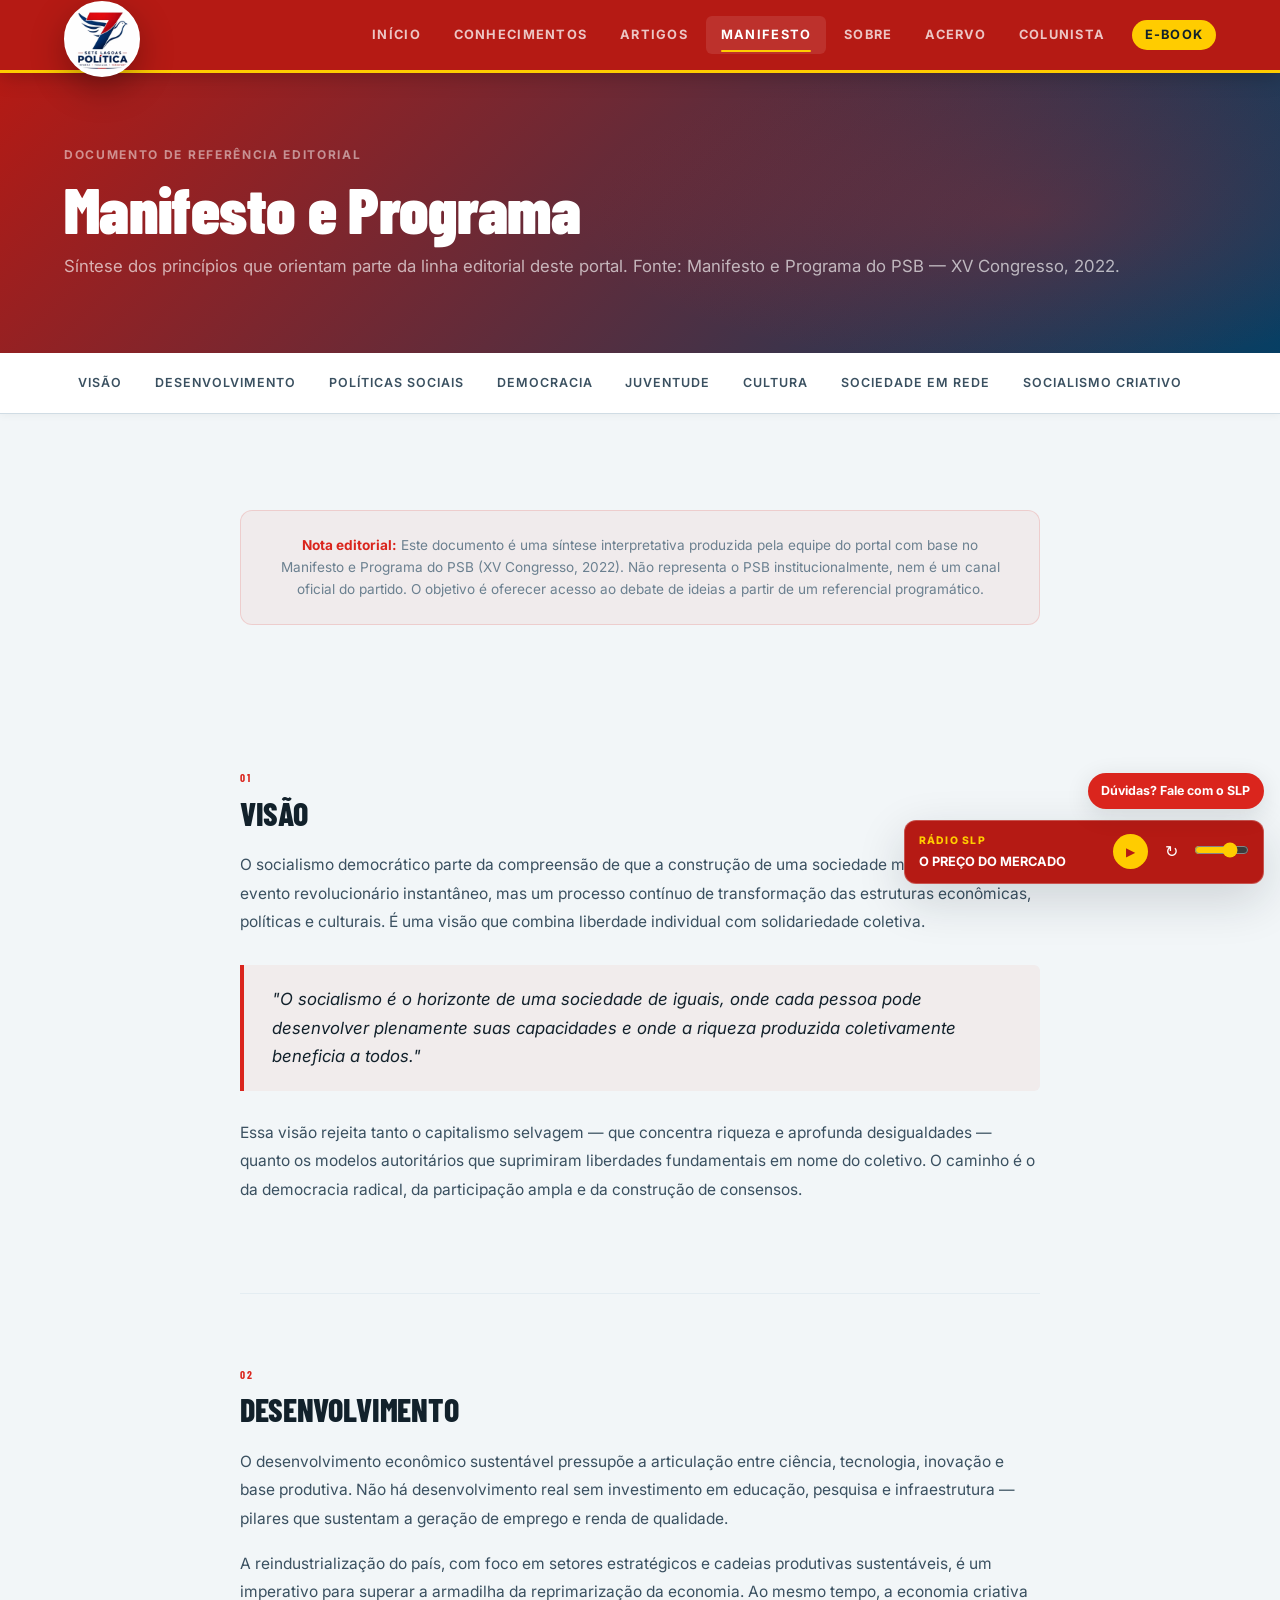
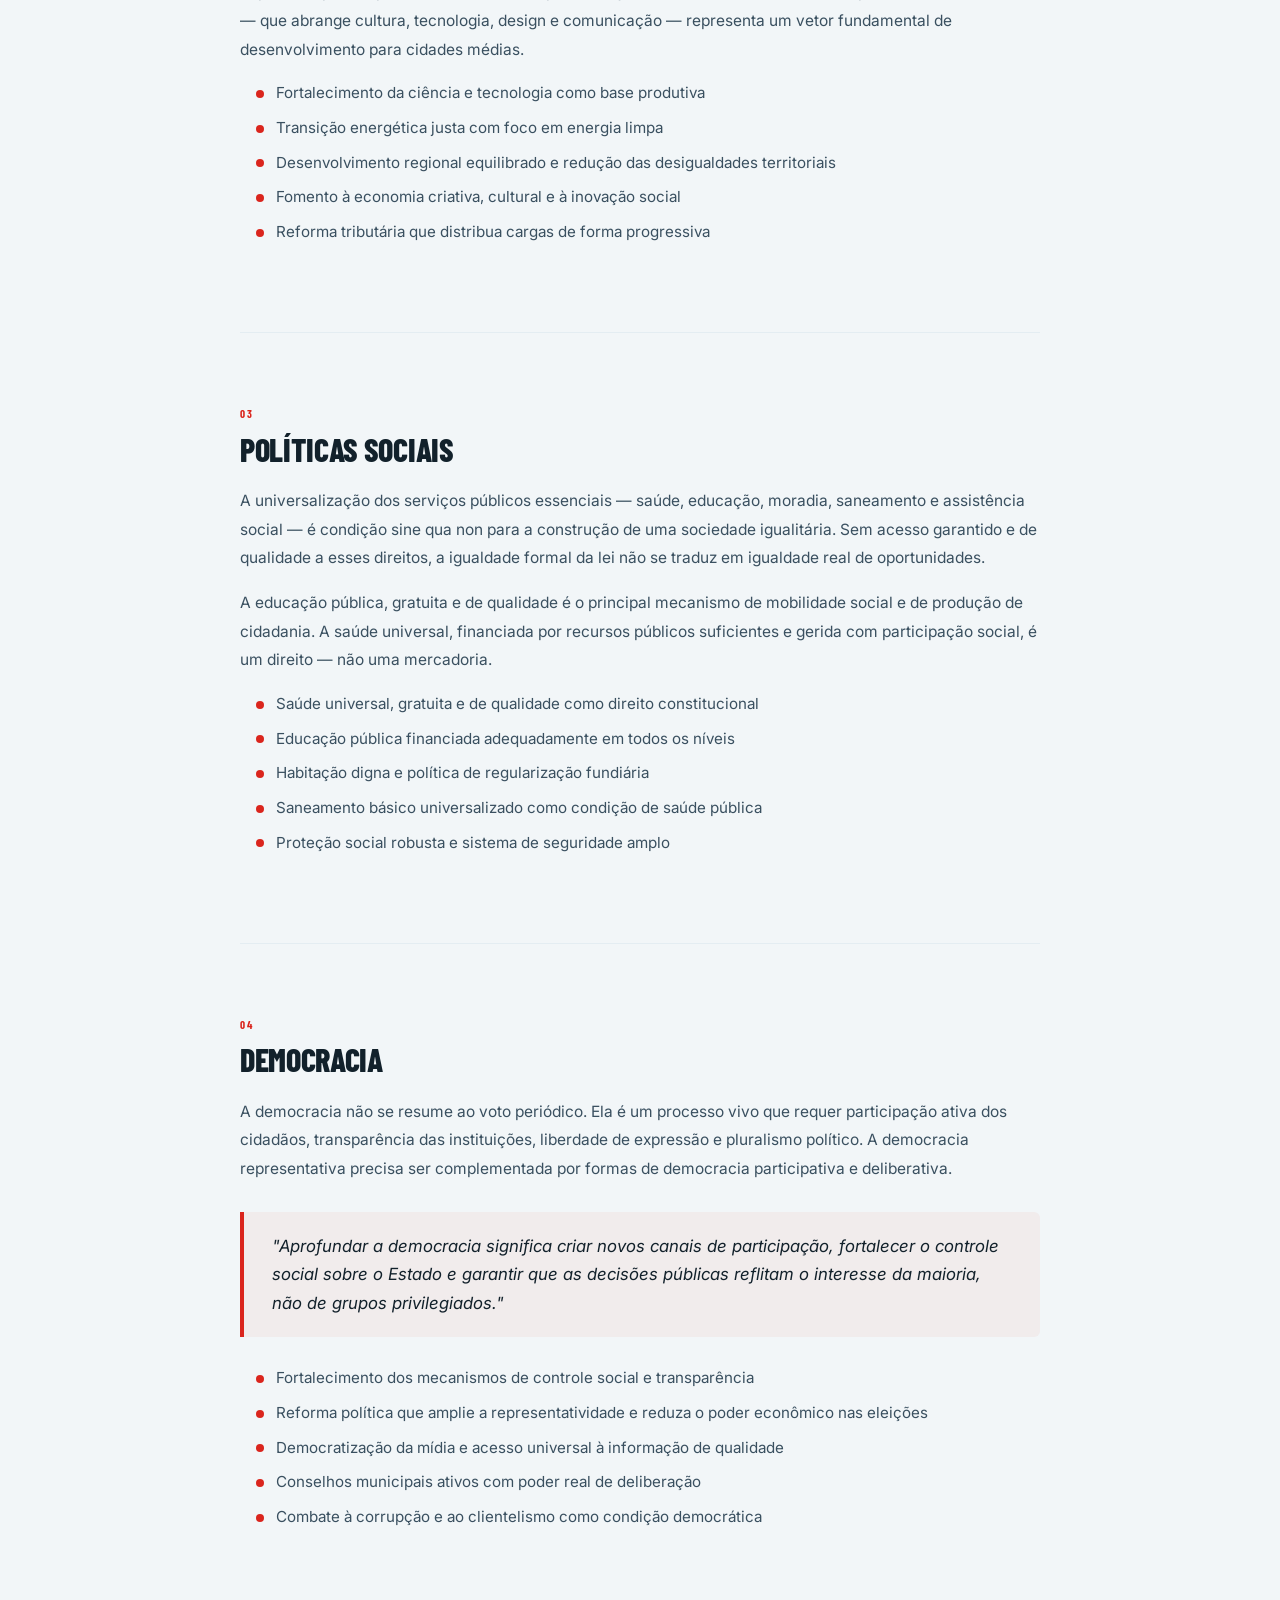
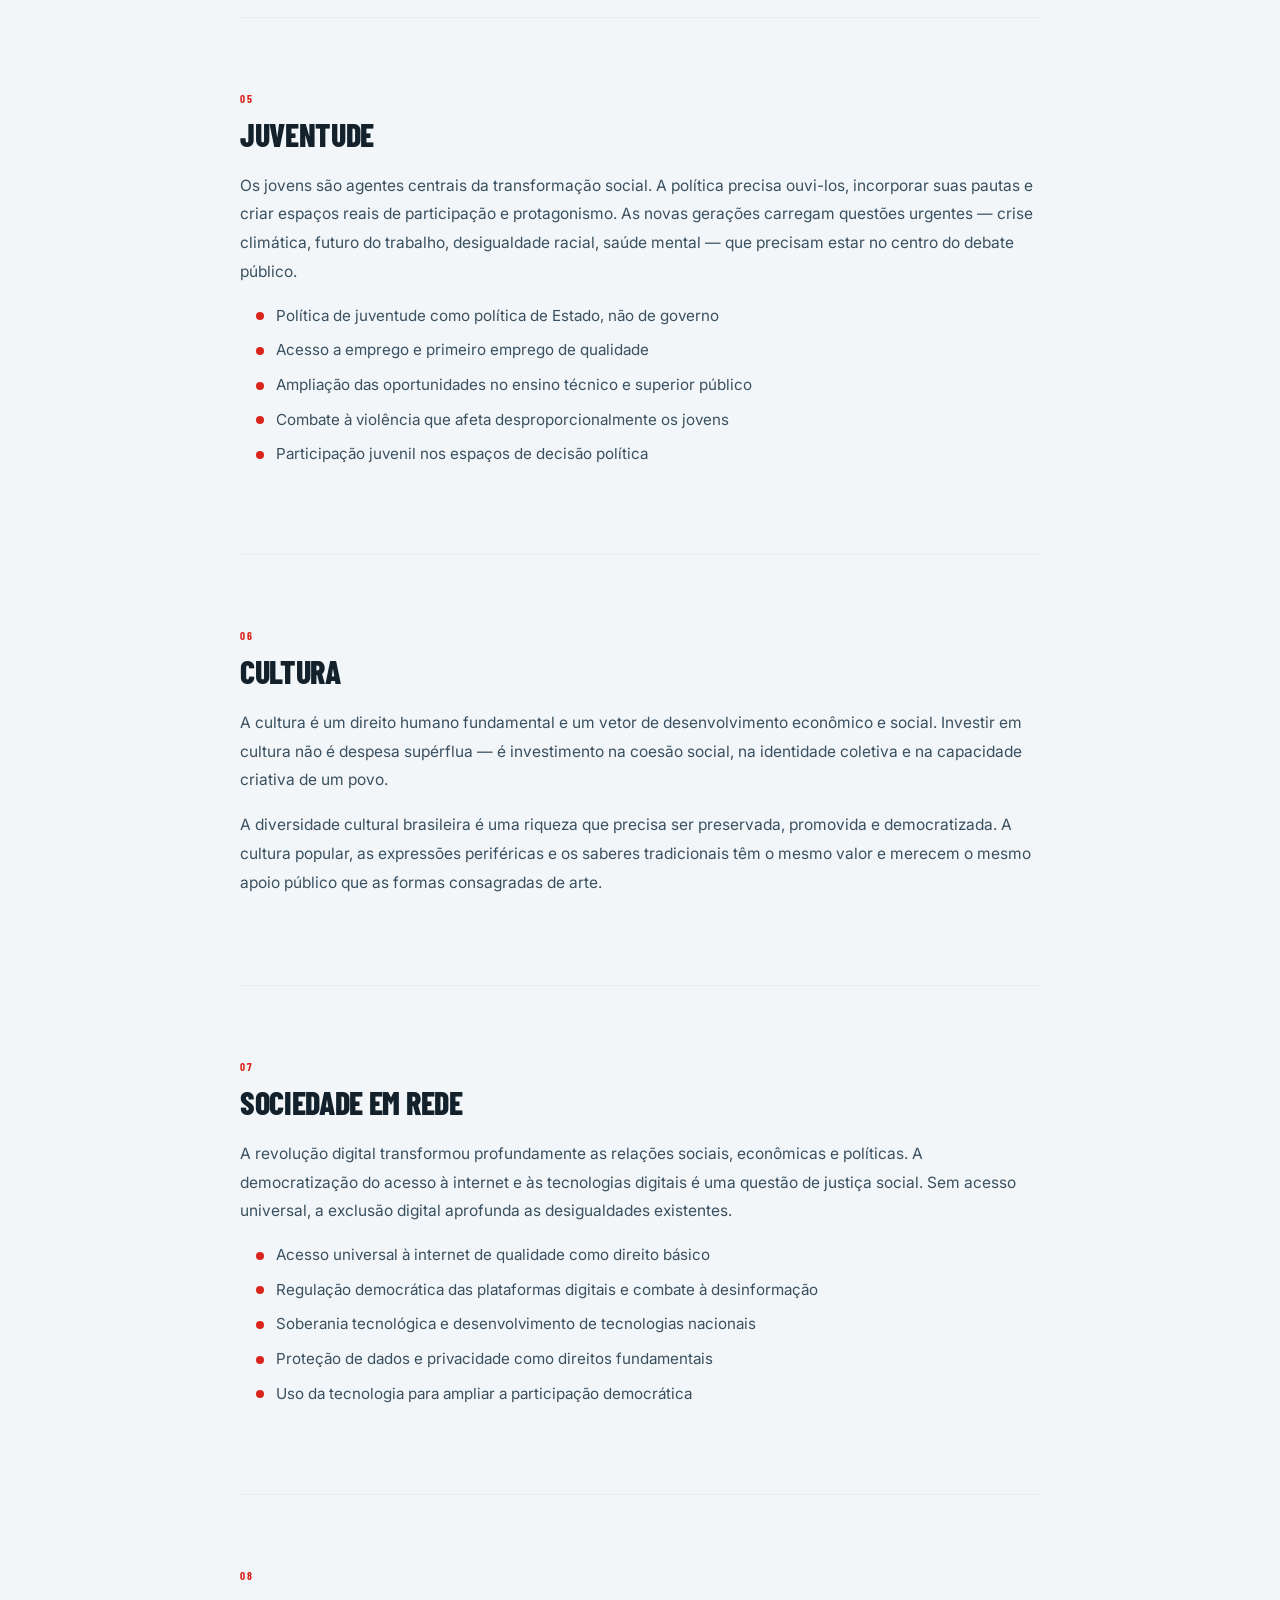
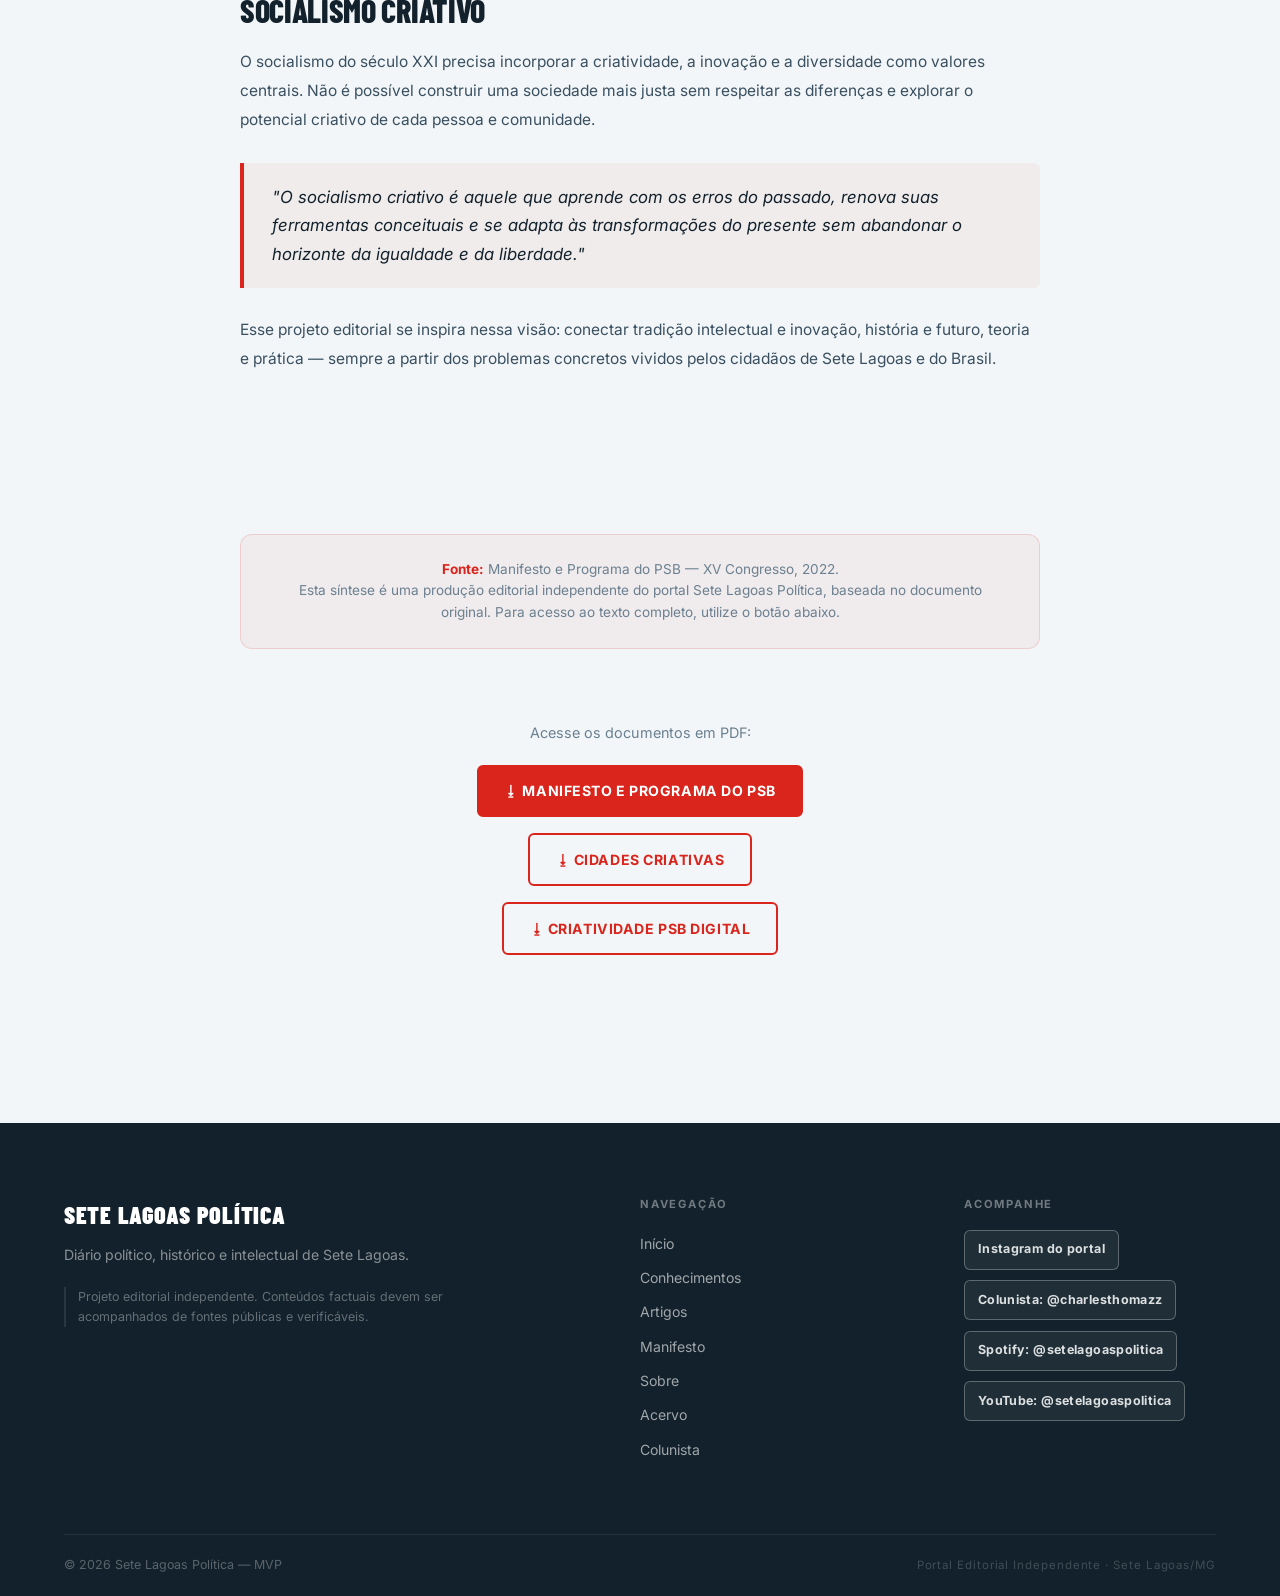
<file: manifesto.html>
<!DOCTYPE html>
<html lang="pt-BR">
<head>
  <meta charset="UTF-8" />
  <meta name="viewport" content="width=device-width, initial-scale=1.0" />
  <meta name="description" content="Manifesto e Programa — síntese editorial dos princípios que orientam este projeto. Referência: Manifesto e Programa do PSB, XV Congresso, 2022." />
  <meta name="keywords" content="manifesto, programa, socialismo, democracia, desenvolvimento, PSB, Sete Lagoas" />
  <meta property="og:title" content="Manifesto e Programa — Sete Lagoas Política" />
  <meta property="og:description" content="Síntese editorial dos princípios e propostas que orientam o debate político deste portal." />
  <meta property="og:type" content="article" />
  <title>Manifesto e Programa — Sete Lagoas Política</title>
  <link rel="stylesheet" href="assets/css/style.css" />
  <link rel="stylesheet" href="assets/css/gamification.css" />
  <link rel="preconnect" href="https://fonts.googleapis.com" />
  <link rel="preconnect" href="https://fonts.gstatic.com" crossorigin />
  <link href="https://fonts.googleapis.com/css2?family=Inter:wght@400;500;600;700;800;900&family=Barlow+Condensed:wght@500;700;800;900&display=swap" rel="stylesheet" />
</head>
<body>

<div id="reading-progress" class="reading-progress" role="progressbar" aria-valuemin="0" aria-valuemax="100" aria-label="Progresso de leitura"></div>

<!-- HEADER -->
<header class="site-header" role="banner">
  <div class="container header-inner">
    <!-- Logo -->
    <a href="index.html" class="site-logo logo-emblema" aria-label="Sete Lagoas Política — Início">
      <img src="assets/img/logo-384.webp" alt="Logo Sete Lagoas Política" width="384" height="384" decoding="async">
    </a>
    <nav class="site-nav" aria-label="Navegação principal">
      <a href="index.html"     class="nav-link">Início</a>
      <a href="conhecimentos.html" class="nav-link">Conhecimentos</a>
      <a href="artigos.html"   class="nav-link">Artigos</a>
      <a href="manifesto.html" class="nav-link" aria-current="page">Manifesto</a>
      <a href="sobre.html"     class="nav-link">Sobre</a>
      <a href="acervo.html"    class="nav-link">Acervo</a>
      <a href="colunista.html" class="nav-link">Colunista</a>
      <a href="ebook.html"     class="nav-link nav-colunista">E-book</a>
    </nav>
    <button id="menu-toggle" class="menu-toggle" aria-label="Abrir menu" aria-expanded="false" aria-controls="mobile-nav">
      <span></span><span></span><span></span>
    </button>
  </div>
  <nav id="mobile-nav" class="mobile-nav" aria-label="Menu mobile" aria-hidden="true">
    <a href="index.html"     class="mobile-nav-link">Início</a>
    <a href="conhecimentos.html" class="mobile-nav-link">Conhecimentos</a>
    <a href="artigos.html"   class="mobile-nav-link">Artigos</a>
    <a href="manifesto.html" class="mobile-nav-link">Manifesto</a>
    <a href="sobre.html"     class="mobile-nav-link">Sobre</a>
    <a href="acervo.html"    class="mobile-nav-link">Acervo</a>
    <a href="colunista.html" class="mobile-nav-link">Colunista</a>
    <a href="ebook.html"     class="mobile-nav-link">E-book</a>
  </nav>
</header>

<main id="conteudo-principal">

  <!-- HERO DA PÁGINA -->
  <section class="page-hero" aria-label="Cabeçalho do Manifesto">
    <div class="container page-hero-inner">
      <span class="section-eyebrow" style="color:rgba(255,255,255,0.5);">Documento de Referência Editorial</span>
      <h1 class="page-hero-title">Manifesto e Programa</h1>
      <p class="page-hero-sub">
        Síntese dos princípios que orientam parte da linha editorial deste portal.
        Fonte: Manifesto e Programa do PSB — XV Congresso, 2022.
      </p>
    </div>
  </section>

  <!-- NAVEGAÇÃO INTERNA -->
  <nav class="manifesto-nav" aria-label="Navegação interna do manifesto">
    <div class="container manifesto-nav-inner">
      <a href="#visao"           class="manifesto-nav-link">Visão</a>
      <a href="#desenvolvimento" class="manifesto-nav-link">Desenvolvimento</a>
      <a href="#politicas"       class="manifesto-nav-link">Políticas Sociais</a>
      <a href="#democracia"      class="manifesto-nav-link">Democracia</a>
      <a href="#juventude"       class="manifesto-nav-link">Juventude</a>
      <a href="#cultura"         class="manifesto-nav-link">Cultura</a>
      <a href="#sociedade-rede"  class="manifesto-nav-link">Sociedade em Rede</a>
      <a href="#socialismo"      class="manifesto-nav-link">Socialismo Criativo</a>
    </div>
  </nav>

  <!-- CONTEÚDO DO MANIFESTO -->
  <section class="section" aria-label="Conteúdo do Manifesto">
    <div class="container">
      <div class="manifesto-content">

        <!-- AVISO EDITORIAL -->
        <div class="manifesto-fonte" style="margin-bottom: var(--gap-2xl); margin-top: 0;">
          <p>
            <strong>Nota editorial:</strong> Este documento é uma síntese interpretativa produzida pela equipe do
            portal com base no Manifesto e Programa do PSB (XV Congresso, 2022).
            Não representa o PSB institucionalmente, nem é um canal oficial do partido.
            O objetivo é oferecer acesso ao debate de ideias a partir de um referencial programático.
          </p>
        </div>

        <!-- 1. VISÃO -->
        <article class="manifesto-section" id="visao" aria-labelledby="visao-titulo">
          <span class="manifesto-section-num">01</span>
          <h2 class="manifesto-section-title" id="visao-titulo">Visão</h2>

          <p class="manifesto-text">
            O socialismo democrático parte da compreensão de que a construção de uma sociedade mais justa
            não é um evento revolucionário instantâneo, mas um processo contínuo de transformação das
            estruturas econômicas, políticas e culturais. É uma visão que combina liberdade individual
            com solidariedade coletiva.
          </p>

          <div class="manifesto-quote">
            <p>
              "O socialismo é o horizonte de uma sociedade de iguais, onde cada pessoa pode desenvolver
              plenamente suas capacidades e onde a riqueza produzida coletivamente beneficia a todos."
            </p>
          </div>

          <p class="manifesto-text">
            Essa visão rejeita tanto o capitalismo selvagem — que concentra riqueza e aprofunda
            desigualdades — quanto os modelos autoritários que suprimiram liberdades fundamentais
            em nome do coletivo. O caminho é o da democracia radical, da participação ampla e da
            construção de consensos.
          </p>
        </article>

        <!-- 2. DESENVOLVIMENTO -->
        <article class="manifesto-section" id="desenvolvimento" aria-labelledby="desenvolvimento-titulo">
          <span class="manifesto-section-num">02</span>
          <h2 class="manifesto-section-title" id="desenvolvimento-titulo">Desenvolvimento</h2>

          <p class="manifesto-text">
            O desenvolvimento econômico sustentável pressupõe a articulação entre ciência, tecnologia,
            inovação e base produtiva. Não há desenvolvimento real sem investimento em educação,
            pesquisa e infraestrutura — pilares que sustentam a geração de emprego e renda de qualidade.
          </p>

          <p class="manifesto-text">
            A reindustrialização do país, com foco em setores estratégicos e cadeias produtivas
            sustentáveis, é um imperativo para superar a armadilha da reprimarização da economia.
            Ao mesmo tempo, a economia criativa — que abrange cultura, tecnologia, design e
            comunicação — representa um vetor fundamental de desenvolvimento para cidades médias.
          </p>

          <ul class="manifesto-lista">
            <li>Fortalecimento da ciência e tecnologia como base produtiva</li>
            <li>Transição energética justa com foco em energia limpa</li>
            <li>Desenvolvimento regional equilibrado e redução das desigualdades territoriais</li>
            <li>Fomento à economia criativa, cultural e à inovação social</li>
            <li>Reforma tributária que distribua cargas de forma progressiva</li>
          </ul>
        </article>

        <!-- 3. POLÍTICAS SOCIAIS -->
        <article class="manifesto-section" id="politicas" aria-labelledby="politicas-titulo">
          <span class="manifesto-section-num">03</span>
          <h2 class="manifesto-section-title" id="politicas-titulo">Políticas Sociais</h2>

          <p class="manifesto-text">
            A universalização dos serviços públicos essenciais — saúde, educação, moradia, saneamento
            e assistência social — é condição sine qua non para a construção de uma sociedade igualitária.
            Sem acesso garantido e de qualidade a esses direitos, a igualdade formal da lei não se
            traduz em igualdade real de oportunidades.
          </p>

          <p class="manifesto-text">
            A educação pública, gratuita e de qualidade é o principal mecanismo de mobilidade social
            e de produção de cidadania. A saúde universal, financiada por recursos públicos suficientes
            e gerida com participação social, é um direito — não uma mercadoria.
          </p>

          <ul class="manifesto-lista">
            <li>Saúde universal, gratuita e de qualidade como direito constitucional</li>
            <li>Educação pública financiada adequadamente em todos os níveis</li>
            <li>Habitação digna e política de regularização fundiária</li>
            <li>Saneamento básico universalizado como condição de saúde pública</li>
            <li>Proteção social robusta e sistema de seguridade amplo</li>
          </ul>
        </article>

        <!-- 4. DEMOCRACIA -->
        <article class="manifesto-section" id="democracia" aria-labelledby="democracia-titulo">
          <span class="manifesto-section-num">04</span>
          <h2 class="manifesto-section-title" id="democracia-titulo">Democracia</h2>

          <p class="manifesto-text">
            A democracia não se resume ao voto periódico. Ela é um processo vivo que requer
            participação ativa dos cidadãos, transparência das instituições, liberdade de
            expressão e pluralismo político. A democracia representativa precisa ser complementada
            por formas de democracia participativa e deliberativa.
          </p>

          <div class="manifesto-quote">
            <p>
              "Aprofundar a democracia significa criar novos canais de participação, fortalecer
              o controle social sobre o Estado e garantir que as decisões públicas reflitam o
              interesse da maioria, não de grupos privilegiados."
            </p>
          </div>

          <ul class="manifesto-lista">
            <li>Fortalecimento dos mecanismos de controle social e transparência</li>
            <li>Reforma política que amplie a representatividade e reduza o poder econômico nas eleições</li>
            <li>Democratização da mídia e acesso universal à informação de qualidade</li>
            <li>Conselhos municipais ativos com poder real de deliberação</li>
            <li>Combate à corrupção e ao clientelismo como condição democrática</li>
          </ul>
        </article>

        <!-- 5. JUVENTUDE -->
        <article class="manifesto-section" id="juventude" aria-labelledby="juventude-titulo">
          <span class="manifesto-section-num">05</span>
          <h2 class="manifesto-section-title" id="juventude-titulo">Juventude</h2>

          <p class="manifesto-text">
            Os jovens são agentes centrais da transformação social. A política precisa ouvi-los,
            incorporar suas pautas e criar espaços reais de participação e protagonismo. As novas
            gerações carregam questões urgentes — crise climática, futuro do trabalho, desigualdade
            racial, saúde mental — que precisam estar no centro do debate público.
          </p>

          <ul class="manifesto-lista">
            <li>Política de juventude como política de Estado, não de governo</li>
            <li>Acesso a emprego e primeiro emprego de qualidade</li>
            <li>Ampliação das oportunidades no ensino técnico e superior público</li>
            <li>Combate à violência que afeta desproporcionalmente os jovens</li>
            <li>Participação juvenil nos espaços de decisão política</li>
          </ul>
        </article>

        <!-- 6. CULTURA -->
        <article class="manifesto-section" id="cultura" aria-labelledby="cultura-titulo">
          <span class="manifesto-section-num">06</span>
          <h2 class="manifesto-section-title" id="cultura-titulo">Cultura</h2>

          <p class="manifesto-text">
            A cultura é um direito humano fundamental e um vetor de desenvolvimento econômico
            e social. Investir em cultura não é despesa supérflua — é investimento na coesão
            social, na identidade coletiva e na capacidade criativa de um povo.
          </p>

          <p class="manifesto-text">
            A diversidade cultural brasileira é uma riqueza que precisa ser preservada, promovida
            e democratizada. A cultura popular, as expressões periféricas e os saberes tradicionais
            têm o mesmo valor e merecem o mesmo apoio público que as formas consagradas de arte.
          </p>
        </article>

        <!-- 7. SOCIEDADE EM REDE -->
        <article class="manifesto-section" id="sociedade-rede" aria-labelledby="rede-titulo">
          <span class="manifesto-section-num">07</span>
          <h2 class="manifesto-section-title" id="rede-titulo">Sociedade em Rede</h2>

          <p class="manifesto-text">
            A revolução digital transformou profundamente as relações sociais, econômicas e políticas.
            A democratização do acesso à internet e às tecnologias digitais é uma questão de justiça
            social. Sem acesso universal, a exclusão digital aprofunda as desigualdades existentes.
          </p>

          <ul class="manifesto-lista">
            <li>Acesso universal à internet de qualidade como direito básico</li>
            <li>Regulação democrática das plataformas digitais e combate à desinformação</li>
            <li>Soberania tecnológica e desenvolvimento de tecnologias nacionais</li>
            <li>Proteção de dados e privacidade como direitos fundamentais</li>
            <li>Uso da tecnologia para ampliar a participação democrática</li>
          </ul>
        </article>

        <!-- 8. SOCIALISMO CRIATIVO -->
        <article class="manifesto-section" id="socialismo" aria-labelledby="socialismo-titulo">
          <span class="manifesto-section-num">08</span>
          <h2 class="manifesto-section-title" id="socialismo-titulo">Socialismo Criativo</h2>

          <p class="manifesto-text">
            O socialismo do século XXI precisa incorporar a criatividade, a inovação e a diversidade
            como valores centrais. Não é possível construir uma sociedade mais justa sem respeitar
            as diferenças e explorar o potencial criativo de cada pessoa e comunidade.
          </p>

          <div class="manifesto-quote">
            <p>
              "O socialismo criativo é aquele que aprende com os erros do passado, renova suas
              ferramentas conceituais e se adapta às transformações do presente sem abandonar
              o horizonte da igualdade e da liberdade."
            </p>
          </div>

          <p class="manifesto-text">
            Esse projeto editorial se inspira nessa visão: conectar tradição intelectual e inovação,
            história e futuro, teoria e prática — sempre a partir dos problemas concretos vividos
            pelos cidadãos de Sete Lagoas e do Brasil.
          </p>
        </article>

        <!-- FONTE -->
        <div class="manifesto-fonte">
          <p>
            <strong>Fonte:</strong> Manifesto e Programa do PSB — XV Congresso, 2022.<br />
            Esta síntese é uma produção editorial independente do portal Sete Lagoas Política,
            baseada no documento original. Para acesso ao texto completo, utilize o botão abaixo.
          </p>
        </div>

        <!-- DOWNLOAD -->
        <div class="manifesto-download-area">
          <p style="font-size:0.9rem; color:var(--texto-muted); margin-bottom:1.25rem;">
            Acesse os documentos em PDF:
          </p>
          <div style="display:flex; flex-direction:column; gap:1rem; align-items:center;">
            <a
              href="documentos/Manifesto_e_Programa_do_PSB.pdf"
              class="btn btn-primary"
              download="Manifesto_e_Programa_do_PSB.pdf"
              aria-label="Baixar documento completo do Manifesto e Programa do PSB em PDF"
              style="display:inline-flex;"
            >
              &#11123; Manifesto e Programa do PSB
            </a>
            <a
              href="documentos/Cidades_Criativas.pdf"
              class="btn btn-outline-azul"
              download="Cidades_Criativas.pdf"
              aria-label="Baixar documento Cidades Criativas"
              style="display:inline-flex;"
            >
              &#11123; Cidades Criativas
            </a>
            <a
              href="documentos/Criatividade-PSB-Digital.pdf"
              class="btn btn-outline-azul"
              download="Criatividade-PSB-Digital.pdf"
              aria-label="Baixar documento Criatividade PSB Digital"
              style="display:inline-flex;"
            >
              &#11123; Criatividade PSB Digital
            </a>
          </div>
        </div>

      </div>
    </div>
  </section>

</main>

<!-- FOOTER -->
<footer class="site-footer" role="contentinfo">
  <div class="container">
    <div class="footer-grid">
      <div class="footer-brand">
        <p class="footer-brand-name">SETE LAGOAS POLÍTICA</p>
        <p class="footer-brand-desc">
          Diário político, histórico e intelectual de Sete Lagoas.
        </p>
        <p class="footer-aviso">
          Projeto editorial independente. Conteúdos factuais devem ser acompanhados
          de fontes públicas e verificáveis.
        </p>
      </div>
      <nav aria-label="Links do rodapé">
        <p class="footer-nav-title">Navegação</p>
        <ul class="footer-nav-list">
          <li><a href="index.html"     class="footer-nav-link">Início</a></li>
          <li><a href="conhecimentos.html" class="footer-nav-link">Conhecimentos</a></li>
          <li><a href="artigos.html"   class="footer-nav-link">Artigos</a></li>
          <li><a href="manifesto.html" class="footer-nav-link">Manifesto</a></li>
          <li><a href="sobre.html"     class="footer-nav-link">Sobre</a></li>
          <li><a href="acervo.html"    class="footer-nav-link">Acervo</a></li>
          <li><a href="colunista.html" class="footer-nav-link">Colunista</a></li>
        </ul>
      </nav>
      <nav aria-label="Redes sociais">
        <p class="footer-nav-title">Acompanhe</p>
        <ul class="footer-social-list">
          <li><a href="https://www.instagram.com/setelagoaspolitica/" class="footer-social-link" target="_blank" rel="noopener noreferrer">Instagram do portal</a></li>
          <li><a href="https://www.instagram.com/charlesthomazz/" class="footer-social-link" target="_blank" rel="noopener noreferrer">Colunista: @charlesthomazz</a></li>
          <li><a href="https://open.spotify.com/user/setelagoaspolitica" class="footer-social-link" target="_blank" rel="noopener noreferrer">Spotify: @setelagoaspolitica</a></li>
          <li><a href="https://www.youtube.com/@setelagoaspolitica" class="footer-social-link" target="_blank" rel="noopener noreferrer">YouTube: @setelagoaspolitica</a></li>
        </ul>
      </nav>
    </div>
    <div class="footer-bottom">
      <p class="footer-copy">© 2026 Sete Lagoas Política — MVP</p>
      <p class="footer-tag">Portal Editorial Independente · Sete Lagoas/MG</p>
    </div>
  </div>
</footer>

<script src="assets/js/app.js"></script>
<script src="assets/js/gamification.js"></script>
</body>
</html>
</file>
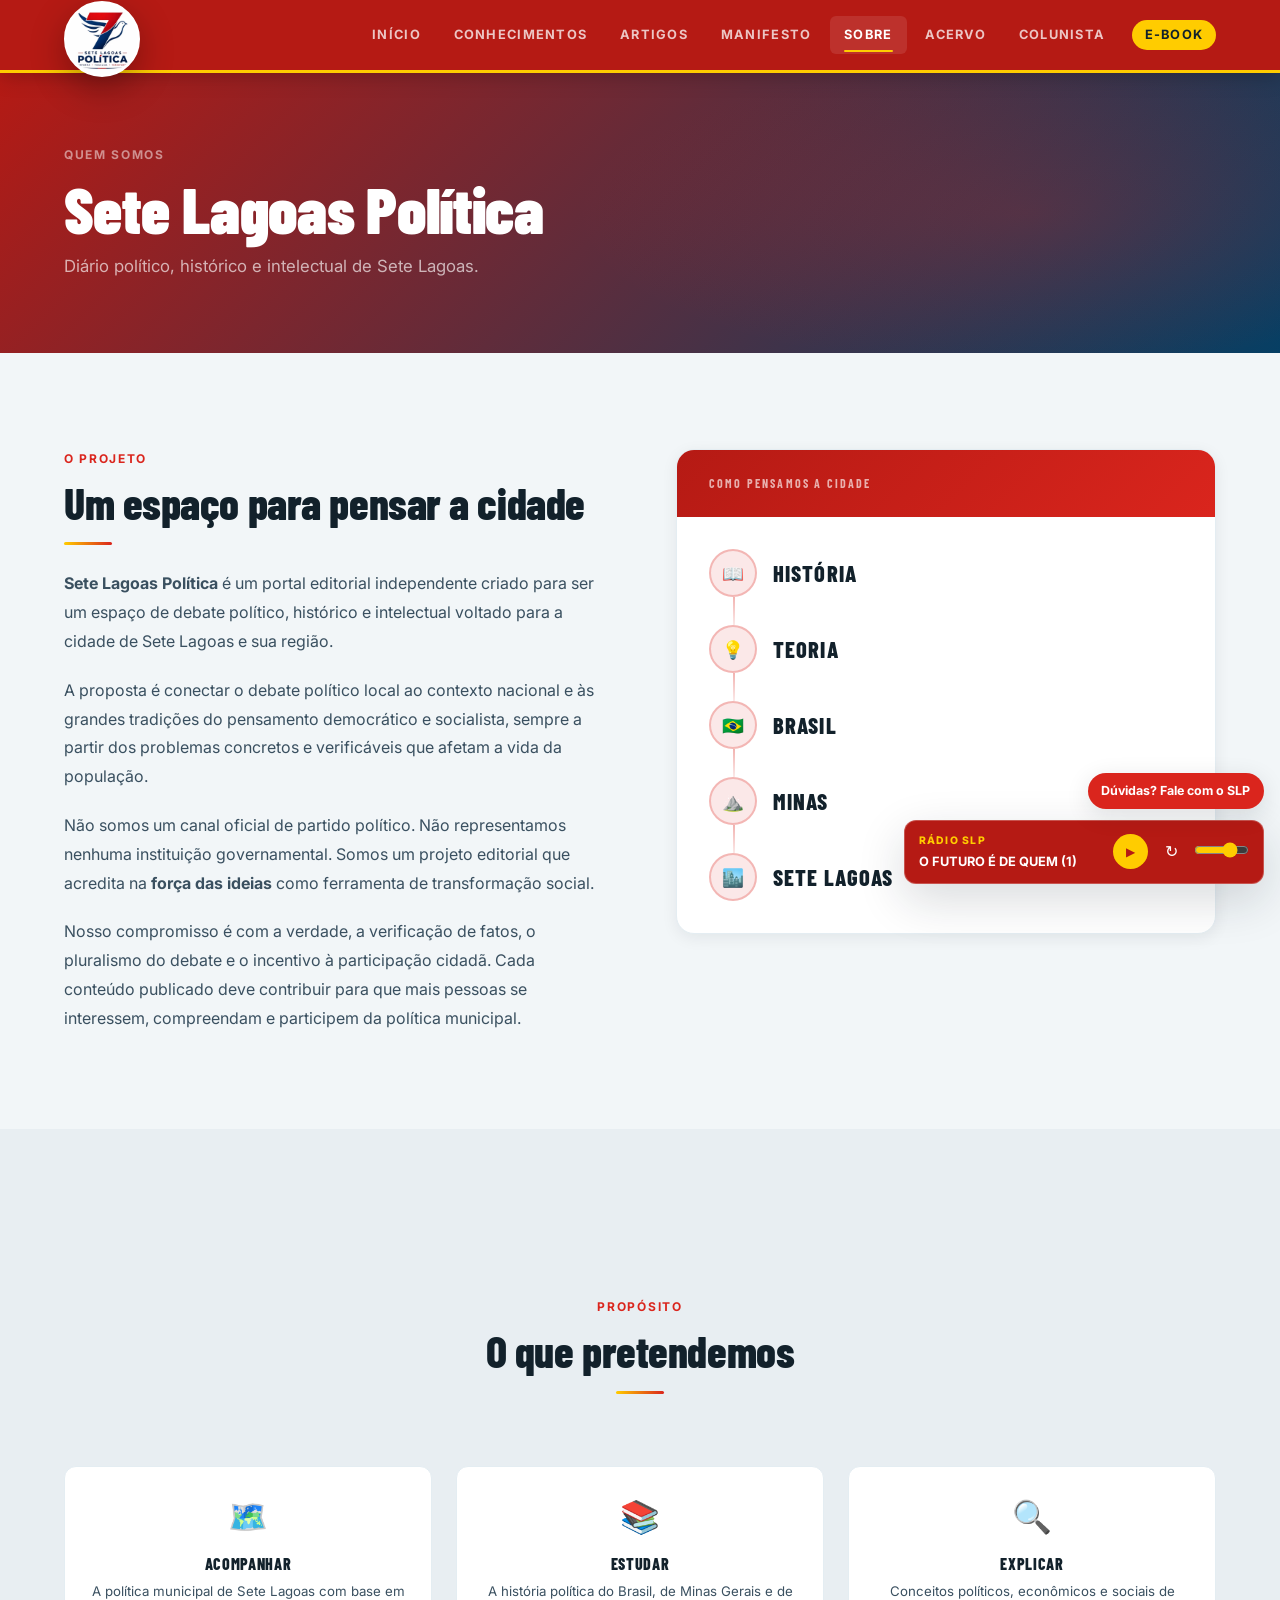
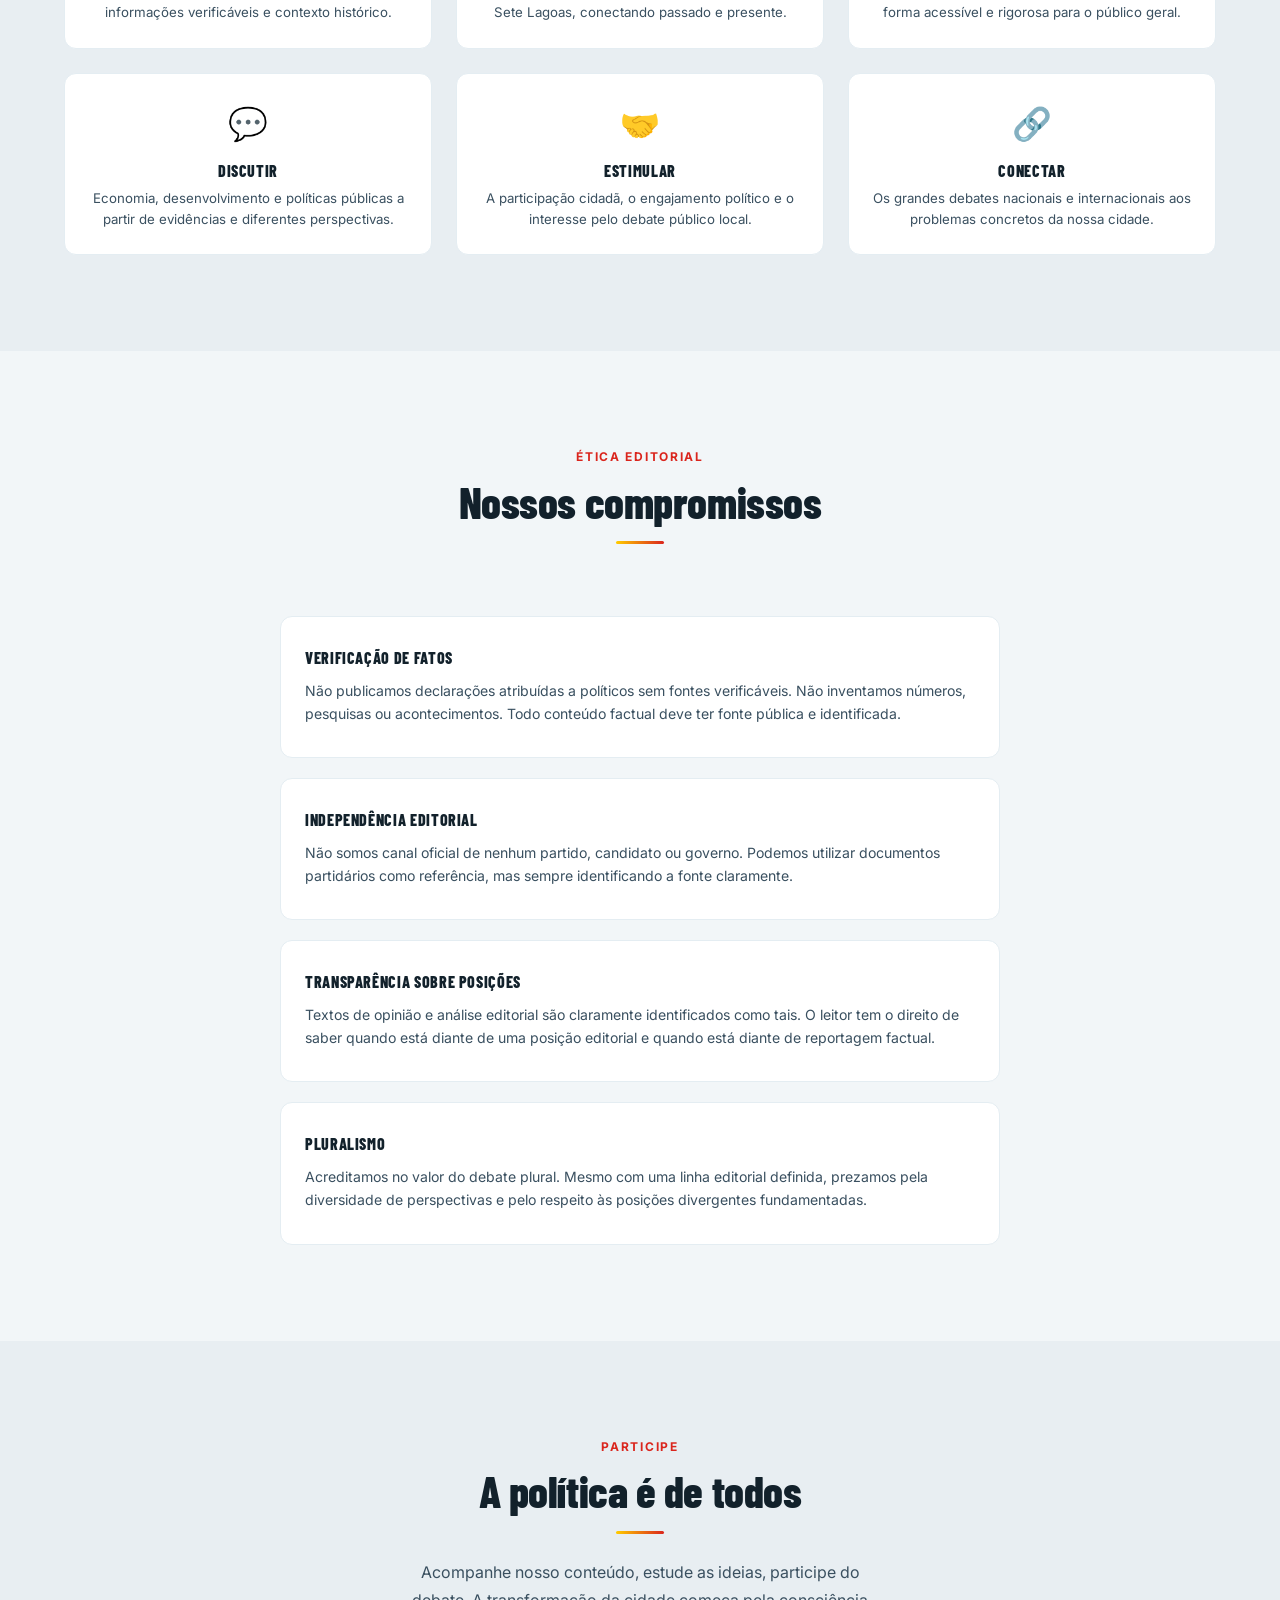
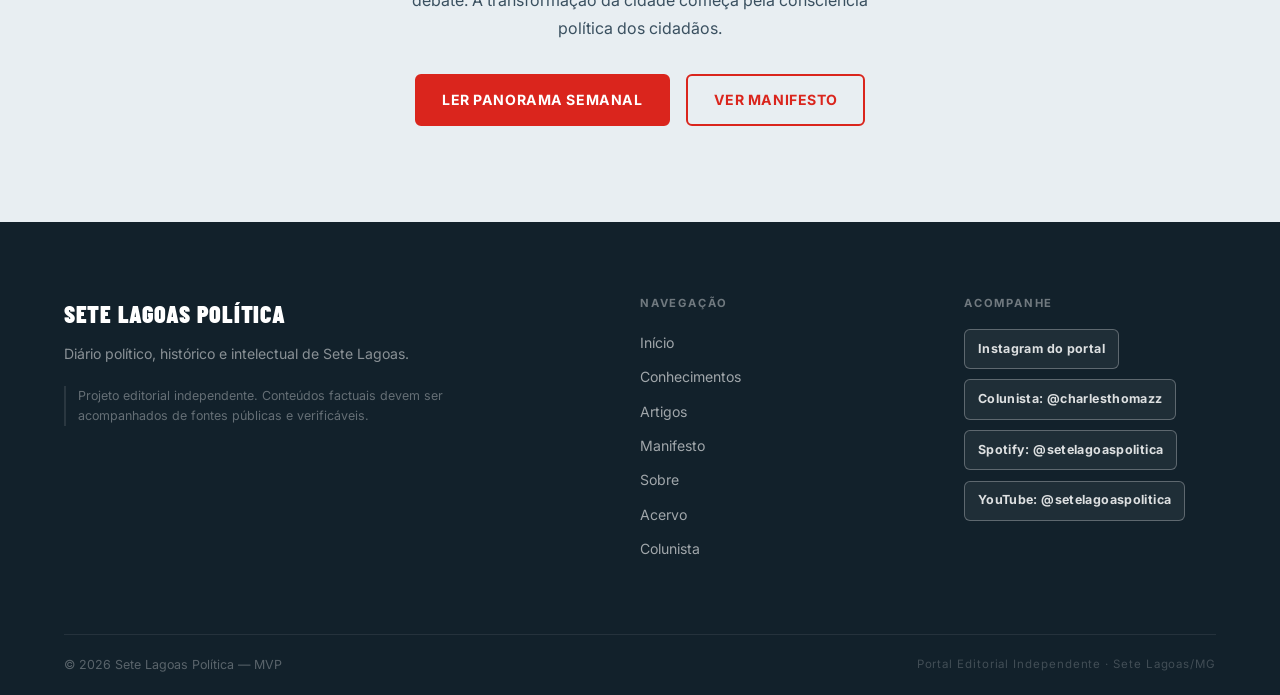
<file: sobre.html>
<!DOCTYPE html>
<html lang="pt-BR">
<head>
  <meta charset="UTF-8" />
  <meta name="viewport" content="width=device-width, initial-scale=1.0" />
  <meta name="description" content="Sobre o Sete Lagoas Política — diário político, histórico e intelectual de Sete Lagoas. Nossa missão, eixo editorial e valores." />
  <meta name="keywords" content="sobre, Sete Lagoas Política, missão, editorial, política local, democracia" />
  <meta property="og:title" content="Sobre — Sete Lagoas Política" />
  <meta property="og:description" content="Conheça o projeto Sete Lagoas Política: missão, eixo editorial e valores." />
  <meta property="og:type" content="website" />
  <title>Sobre — Sete Lagoas Política</title>
  <link rel="stylesheet" href="assets/css/style.css" />
  <link rel="stylesheet" href="assets/css/gamification.css" />
  <link rel="preconnect" href="https://fonts.googleapis.com" />
  <link rel="preconnect" href="https://fonts.gstatic.com" crossorigin />
  <link href="https://fonts.googleapis.com/css2?family=Inter:wght@400;500;600;700;800;900&family=Barlow+Condensed:wght@500;700;800;900&display=swap" rel="stylesheet" />
</head>
<body>

<div id="reading-progress" class="reading-progress" role="progressbar" aria-valuemin="0" aria-valuemax="100" aria-label="Progresso de leitura"></div>

<!-- HEADER -->
<header class="site-header" role="banner">
  <div class="container header-inner">
    <!-- Logo -->
    <a href="index.html" class="site-logo logo-emblema" aria-label="Sete Lagoas Política — Início">
      <img src="assets/img/logo-384.webp" alt="Logo Sete Lagoas Política" width="384" height="384" decoding="async">
    </a>
    <nav class="site-nav" aria-label="Navegação principal">
      <a href="index.html"     class="nav-link">Início</a>
      <a href="conhecimentos.html" class="nav-link">Conhecimentos</a>
      <a href="artigos.html"   class="nav-link">Artigos</a>
      <a href="manifesto.html" class="nav-link">Manifesto</a>
      <a href="sobre.html"     class="nav-link" aria-current="page">Sobre</a>
      <a href="acervo.html"    class="nav-link">Acervo</a>
      <a href="colunista.html" class="nav-link">Colunista</a>
      <a href="ebook.html"     class="nav-link nav-colunista">E-book</a>
    </nav>
    <button id="menu-toggle" class="menu-toggle" aria-label="Abrir menu" aria-expanded="false" aria-controls="mobile-nav">
      <span></span><span></span><span></span>
    </button>
  </div>
  <nav id="mobile-nav" class="mobile-nav" aria-label="Menu mobile" aria-hidden="true">
    <a href="index.html"     class="mobile-nav-link">Início</a>
    <a href="conhecimentos.html" class="mobile-nav-link">Conhecimentos</a>
    <a href="artigos.html"   class="mobile-nav-link">Artigos</a>
    <a href="manifesto.html" class="mobile-nav-link">Manifesto</a>
    <a href="sobre.html"     class="mobile-nav-link">Sobre</a>
    <a href="acervo.html"    class="mobile-nav-link">Acervo</a>
    <a href="colunista.html" class="mobile-nav-link">Colunista</a>
    <a href="ebook.html"     class="mobile-nav-link">E-book</a>
  </nav>
</header>

<main id="conteudo-principal">

  <!-- HERO DA PÁGINA -->
  <section class="page-hero" aria-label="Cabeçalho da página Sobre">
    <div class="container page-hero-inner">
      <span class="section-eyebrow" style="color:rgba(255,255,255,0.5);">Quem somos</span>
      <h1 class="page-hero-title">Sete Lagoas Política</h1>
      <p class="page-hero-sub">
        Diário político, histórico e intelectual de Sete Lagoas.
      </p>
    </div>
  </section>

  <!-- SOBRE: APRESENTAÇÃO -->
  <section class="section" id="apresentacao" aria-labelledby="sobre-titulo">
    <div class="container">
      <div class="sobre-grid">

        <div class="sobre-text">
          <span class="section-eyebrow">O Projeto</span>
          <h2 class="section-title" id="sobre-titulo">Um espaço para pensar a cidade</h2>
          <div class="divider"></div>

          <p>
            <strong>Sete Lagoas Política</strong> é um portal editorial independente criado para ser
            um espaço de debate político, histórico e intelectual voltado para a cidade de
            Sete Lagoas e sua região.
          </p>

          <p>
            A proposta é conectar o debate político local ao contexto nacional e às grandes
            tradições do pensamento democrático e socialista, sempre a partir dos problemas
            concretos e verificáveis que afetam a vida da população.
          </p>

          <p>
            Não somos um canal oficial de partido político. Não representamos nenhuma
            instituição governamental. Somos um projeto editorial que acredita na
            <strong>força das ideias</strong> como ferramenta de transformação social.
          </p>

          <p>
            Nosso compromisso é com a verdade, a verificação de fatos, o pluralismo
            do debate e o incentivo à participação cidadã. Cada conteúdo publicado
            deve contribuir para que mais pessoas se interessem, compreendam e
            participem da política municipal.
          </p>
        </div>

        <!-- Eixo Flow -->
        <aside class="sobre-eixo" aria-label="Eixo editorial do projeto">
          <div class="sobre-eixo-header">
            <p class="sobre-eixo-titulo">Como pensamos a cidade</p>
          </div>
          <div class="sobre-eixo-body">
            <div class="eixo-flow">
              <div class="eixo-flow-item">
                <span class="eixo-flow-circle" aria-hidden="true">📖</span>
                <span class="eixo-flow-name">História</span>
              </div>
              <div class="eixo-flow-connector" aria-hidden="true"></div>
              <div class="eixo-flow-item">
                <span class="eixo-flow-circle" aria-hidden="true">💡</span>
                <span class="eixo-flow-name">Teoria</span>
              </div>
              <div class="eixo-flow-connector" aria-hidden="true"></div>
              <div class="eixo-flow-item">
                <span class="eixo-flow-circle" aria-hidden="true">🇧🇷</span>
                <span class="eixo-flow-name">Brasil</span>
              </div>
              <div class="eixo-flow-connector" aria-hidden="true"></div>
              <div class="eixo-flow-item">
                <span class="eixo-flow-circle" aria-hidden="true">⛰️</span>
                <span class="eixo-flow-name">Minas</span>
              </div>
              <div class="eixo-flow-connector" aria-hidden="true"></div>
              <div class="eixo-flow-item">
                <span class="eixo-flow-circle" aria-hidden="true">🏙️</span>
                <span class="eixo-flow-name">Sete Lagoas</span>
              </div>
            </div>
          </div>
        </aside>

      </div>
    </div>
  </section>

  <!-- MISSÃO -->
  <section class="section section-alt" id="missao" aria-labelledby="missao-titulo">
    <div class="container sobre-missao">
      <header class="section-header centered">
        <span class="section-eyebrow">Propósito</span>
        <h2 class="section-title" id="missao-titulo">O que pretendemos</h2>
        <div class="divider" style="margin:1rem auto 0;"></div>
      </header>

      <div class="missao-grid">

        <div class="missao-item fade-in">
          <div class="missao-icone" aria-hidden="true">🗺️</div>
          <h3 class="missao-titulo">Acompanhar</h3>
          <p class="missao-texto">
            A política municipal de Sete Lagoas com base em informações verificáveis
            e contexto histórico.
          </p>
        </div>

        <div class="missao-item fade-in">
          <div class="missao-icone" aria-hidden="true">📚</div>
          <h3 class="missao-titulo">Estudar</h3>
          <p class="missao-texto">
            A história política do Brasil, de Minas Gerais e de Sete Lagoas,
            conectando passado e presente.
          </p>
        </div>

        <div class="missao-item fade-in">
          <div class="missao-icone" aria-hidden="true">🔍</div>
          <h3 class="missao-titulo">Explicar</h3>
          <p class="missao-texto">
            Conceitos políticos, econômicos e sociais de forma acessível e
            rigorosa para o público geral.
          </p>
        </div>

        <div class="missao-item fade-in">
          <div class="missao-icone" aria-hidden="true">💬</div>
          <h3 class="missao-titulo">Discutir</h3>
          <p class="missao-texto">
            Economia, desenvolvimento e políticas públicas a partir de evidências
            e diferentes perspectivas.
          </p>
        </div>

        <div class="missao-item fade-in">
          <div class="missao-icone" aria-hidden="true">🤝</div>
          <h3 class="missao-titulo">Estimular</h3>
          <p class="missao-texto">
            A participação cidadã, o engajamento político e o interesse pelo
            debate público local.
          </p>
        </div>

        <div class="missao-item fade-in">
          <div class="missao-icone" aria-hidden="true">🔗</div>
          <h3 class="missao-titulo">Conectar</h3>
          <p class="missao-texto">
            Os grandes debates nacionais e internacionais aos problemas concretos
            da nossa cidade.
          </p>
        </div>

      </div>
    </div>
  </section>

  <!-- COMPROMISSOS EDITORIAIS -->
  <section class="section" id="compromissos" aria-labelledby="compromissos-titulo">
    <div class="container">
      <div style="max-width:720px; margin:0 auto;">
        <header class="section-header centered">
          <span class="section-eyebrow">Ética Editorial</span>
          <h2 class="section-title" id="compromissos-titulo">Nossos compromissos</h2>
          <div class="divider" style="margin:1rem auto 1.5rem;"></div>
        </header>

        <div style="display:flex; flex-direction:column; gap:1.25rem;">

          <div class="principio-item fade-in">
            <h3 class="principio-titulo" style="font-size:1rem;">Verificação de Fatos</h3>
            <p class="principio-texto">
              Não publicamos declarações atribuídas a políticos sem fontes verificáveis.
              Não inventamos números, pesquisas ou acontecimentos. Todo conteúdo factual
              deve ter fonte pública e identificada.
            </p>
          </div>

          <div class="principio-item fade-in">
            <h3 class="principio-titulo" style="font-size:1rem;">Independência Editorial</h3>
            <p class="principio-texto">
              Não somos canal oficial de nenhum partido, candidato ou governo.
              Podemos utilizar documentos partidários como referência, mas sempre
              identificando a fonte claramente.
            </p>
          </div>

          <div class="principio-item fade-in">
            <h3 class="principio-titulo" style="font-size:1rem;">Transparência sobre Posições</h3>
            <p class="principio-texto">
              Textos de opinião e análise editorial são claramente identificados como tais.
              O leitor tem o direito de saber quando está diante de uma posição editorial
              e quando está diante de reportagem factual.
            </p>
          </div>

          <div class="principio-item fade-in">
            <h3 class="principio-titulo" style="font-size:1rem;">Pluralismo</h3>
            <p class="principio-texto">
              Acreditamos no valor do debate plural. Mesmo com uma linha editorial definida,
              prezamos pela diversidade de perspectivas e pelo respeito às posições divergentes
              fundamentadas.
            </p>
          </div>

        </div>
      </div>
    </div>
  </section>

  <!-- CTA FINAL -->
  <section class="section section-alt" aria-label="Chamada para ação">
    <div class="container" style="text-align:center;">
      <span class="section-eyebrow">Participe</span>
      <h2 class="section-title" style="margin-bottom:0.75rem;">A política é de todos</h2>
      <div class="divider" style="margin:1rem auto 1.5rem;"></div>
      <p style="font-size:1rem; color:var(--texto-suave); max-width:480px; margin:0 auto 2rem; line-height:1.75;">
        Acompanhe nosso conteúdo, estude as ideias, participe do debate.
        A transformação da cidade começa pela consciência política dos cidadãos.
      </p>
      <div style="display:flex; gap:1rem; justify-content:center; flex-wrap:wrap;">
        <a href="artigos.html" class="btn btn-primary">Ler panorama semanal</a>
        <a href="manifesto.html" class="btn btn-outline-azul">Ver Manifesto</a>
      </div>
    </div>
  </section>

</main>

<!-- FOOTER -->
<footer class="site-footer" role="contentinfo">
  <div class="container">
    <div class="footer-grid">
      <div class="footer-brand">
        <p class="footer-brand-name">SETE LAGOAS POLÍTICA</p>
        <p class="footer-brand-desc">
          Diário político, histórico e intelectual de Sete Lagoas.
        </p>
        <p class="footer-aviso">
          Projeto editorial independente. Conteúdos factuais devem ser acompanhados
          de fontes públicas e verificáveis.
        </p>
      </div>
      <nav aria-label="Links do rodapé">
        <p class="footer-nav-title">Navegação</p>
        <ul class="footer-nav-list">
          <li><a href="index.html"     class="footer-nav-link">Início</a></li>
          <li><a href="conhecimentos.html" class="footer-nav-link">Conhecimentos</a></li>
          <li><a href="artigos.html"   class="footer-nav-link">Artigos</a></li>
          <li><a href="manifesto.html" class="footer-nav-link">Manifesto</a></li>
          <li><a href="sobre.html"     class="footer-nav-link">Sobre</a></li>
          <li><a href="acervo.html"    class="footer-nav-link">Acervo</a></li>
          <li><a href="colunista.html" class="footer-nav-link">Colunista</a></li>
        </ul>
      </nav>
      <nav aria-label="Redes sociais">
        <p class="footer-nav-title">Acompanhe</p>
        <ul class="footer-social-list">
          <li><a href="https://www.instagram.com/setelagoaspolitica/" class="footer-social-link" target="_blank" rel="noopener noreferrer">Instagram do portal</a></li>
          <li><a href="https://www.instagram.com/charlesthomazz/" class="footer-social-link" target="_blank" rel="noopener noreferrer">Colunista: @charlesthomazz</a></li>
          <li><a href="https://open.spotify.com/user/setelagoaspolitica" class="footer-social-link" target="_blank" rel="noopener noreferrer">Spotify: @setelagoaspolitica</a></li>
          <li><a href="https://www.youtube.com/@setelagoaspolitica" class="footer-social-link" target="_blank" rel="noopener noreferrer">YouTube: @setelagoaspolitica</a></li>
        </ul>
      </nav>
    </div>
    <div class="footer-bottom">
      <p class="footer-copy">© 2026 Sete Lagoas Política — MVP</p>
      <p class="footer-tag">Portal Editorial Independente · Sete Lagoas/MG</p>
    </div>
  </div>
</footer>

<script src="assets/js/app.js"></script>
<script src="assets/js/gamification.js"></script>
</body>
</html>
</file>
<file: assets/css/style.css>
/* ============================================================
   SETE LAGOAS POLÍTICA — style.css
   Arquitetura: design system → base → layout → componentes
   ============================================================ */

/* ── Tokens de Design ── */
:root {
  /* ⚠️  ATENÇÃO: tokens mantidos com nomes legados para não quebrar o CSS existente.
      Na prática: --azul = Vermelho PSB, --vermelho = Amarelo PSB.
      Refatoração de nomes deve ser feita em sprint dedicada. */
  --azul:         #DA251D; /* Vermelho PSB (Principal) — token legado */
  --azul-escuro:  #B51A14; /* Vermelho Escuro PSB */
  --azul-claro:   #F04841; /* Vermelho Claro PSB */
  --vermelho:     #FFCC00; /* Amarelo PSB (Secundária/Destaque) — token legado */
  --vermelho-esc: #E5B700; /* Amarelo Escuro PSB */
  --branco:       #FFFFFF;

  /* Superfícies */
  --fundo:        #F2F6F8;
  --fundo-2:      #E8EEF2;
  --card-bg:      #FFFFFF;
  --header-bg:    var(--azul-escuro);

  /* Textos */
  --texto:        #12212B;
  --texto-suave:  #3a5060;
  --texto-muted:  #6b8090;

  /* Bordas */
  --borda:        #D0DCE4;
  --borda-suave:  #e4edf2;

  /* Tipografia */
  --font-corpo:   'Inter', system-ui, -apple-system, sans-serif;
  --font-titulo:  'Barlow Condensed', 'Inter', sans-serif;

  /* Espaçamentos */
  --gap-xs:   0.5rem;
  --gap-sm:   1rem;
  --gap-md:   1.5rem;
  --gap-lg:   2rem;
  --gap-xl:   3rem;
  --gap-2xl:  4.5rem;
  --gap-3xl:  6rem;

  /* Container */
  --container: 1200px;
  --container-pad: 1.5rem;

  /* Bordas arredondadas */
  --radius-sm:  6px;
  --radius-md:  12px;
  --radius-lg:  18px;
  --radius-xl:  28px;

  /* Sombras */
  --shadow-sm:  0 2px 8px rgba(18, 33, 43, 0.08);
  --shadow-md:  0 6px 24px rgba(18, 33, 43, 0.12);
  --shadow-lg:  0 16px 48px rgba(18, 33, 43, 0.16);
  --shadow-card: 0 4px 16px rgba(18, 33, 43, 0.07);

  /* Transições */
  --ease:       cubic-bezier(0.25, 0.46, 0.45, 0.94);
  --trans-fast: 0.18s var(--ease);
  --trans-med:  0.3s var(--ease);
  --trans-slow: 0.5s var(--ease);
}

/* ── Reset & Base ── */
*, *::before, *::after {
  box-sizing: border-box;
  margin: 0;
  padding: 0;
}

html {
  scroll-behavior: smooth;
  font-size: 16px;
  -webkit-text-size-adjust: 100%;
}

body {
  font-family: var(--font-corpo);
  background-color: var(--fundo);
  color: var(--texto);
  line-height: 1.65;
  min-height: 100vh;
  overflow-x: hidden;
  -webkit-font-smoothing: antialiased;
}

img {
  max-width: 100%;
  height: auto;
  display: block;
}

a {
  color: var(--azul);
  text-decoration: none;
  transition: color var(--trans-fast);
}

a:hover { color: var(--azul-escuro); }

a:focus-visible,
button:focus-visible {
  outline: 3px solid var(--azul);
  outline-offset: 3px;
  border-radius: 4px;
}

ul { list-style: none; }

/* ── Utilitários ── */
.container {
  width: 100%;
  max-width: var(--container);
  margin: 0 auto;
  padding: 0 var(--container-pad);
}

.sr-only {
  position: absolute;
  width: 1px;
  height: 1px;
  padding: 0;
  margin: -1px;
  overflow: hidden;
  clip: rect(0,0,0,0);
  white-space: nowrap;
  border: 0;
}

/* ── Tipografia ── */
h1, h2, h3, h4, h5, h6 {
  font-family: var(--font-titulo);
  font-weight: 700;
  line-height: 1.1;
  letter-spacing: -0.01em;
  color: var(--texto);
}

.section-eyebrow {
  font-family: var(--font-corpo);
  font-size: 0.75rem;
  font-weight: 700;
  letter-spacing: 0.14em;
  text-transform: uppercase;
  color: var(--azul);
  display: block;
  margin-bottom: 0.75rem;
}

.section-title {
  font-family: var(--font-titulo);
  font-size: clamp(2rem, 4vw, 2.75rem);
  font-weight: 800;
  color: var(--texto);
  line-height: 1.05;
}

.section-subtitle {
  font-size: 1.05rem;
  color: var(--texto-suave);
  max-width: 540px;
  line-height: 1.7;
}

/* ── Botões ── */
.btn {
  display: inline-flex;
  align-items: center;
  gap: 0.5rem;
  font-family: var(--font-corpo);
  font-size: 0.88rem;
  font-weight: 700;
  letter-spacing: 0.04em;
  text-transform: uppercase;
  padding: 0.8rem 1.6rem;
  border-radius: var(--radius-sm);
  border: 2px solid transparent;
  cursor: pointer;
  transition: all var(--trans-med);
  text-decoration: none;
  white-space: nowrap;
  position: relative;
  overflow: hidden;
}

.btn::before {
  content: '';
  position: absolute;
  inset: 0;
  background: rgba(255,255,255,0.12);
  opacity: 0;
  transition: opacity var(--trans-fast);
}

.btn:hover::before { opacity: 1; }

.btn-primary {
  background: var(--azul);
  color: var(--branco);
  border-color: var(--azul);
}

.btn-primary:hover {
  background: var(--azul-escuro);
  border-color: var(--azul-escuro);
  color: var(--branco);
  transform: translateY(-2px);
  box-shadow: var(--shadow-md);
}

.btn-outline {
  background: transparent;
  color: var(--branco);
  border-color: rgba(255,255,255,0.6);
}

.btn-outline:hover {
  background: rgba(255,255,255,0.12);
  border-color: var(--branco);
  color: var(--branco);
  transform: translateY(-2px);
}

.btn-outline-azul {
  background: transparent;
  color: var(--azul);
  border-color: var(--azul);
}

.btn-outline-azul:hover {
  background: var(--azul);
  color: var(--branco);
  transform: translateY(-2px);
  box-shadow: var(--shadow-md);
}

.btn-vermelho {
  background: var(--vermelho);
  color: var(--branco);
  border-color: var(--vermelho);
}

.btn-vermelho:hover {
  background: var(--vermelho-esc);
  border-color: var(--vermelho-esc);
  color: var(--branco);
  transform: translateY(-2px);
  box-shadow: 0 6px 24px rgba(229,35,43,0.3);
}

.btn-ghost {
  background: transparent;
  color: var(--azul);
  border-color: transparent;
  padding-left: 0;
  padding-right: 0;
}

.btn-ghost:hover {
  color: var(--azul-escuro);
  gap: 0.75rem;
}

.btn-ghost::before { display: none; }

/* ── HEADER ── */
.site-header {
  position: sticky;
  top: 0;
  z-index: 1000;
  background: var(--header-bg);
  border-bottom: 3px solid var(--vermelho);
  box-shadow: 0 2px 20px rgba(0,0,0,0.25);
}

.header-inner {
  display: flex;
  align-items: center;
  justify-content: space-between;
  height: 70px;
}

/* Logo */
.site-logo {
  display: flex;
  align-items: center;
  gap: 0.85rem;
  text-decoration: none;
  flex-shrink: 0;
}

.logo-badge {
  width: 44px;
  height: 44px;
  background: linear-gradient(135deg, var(--azul) 0%, var(--azul-escuro) 100%);
  border: 2px solid rgba(255,255,255,0.25);
  border-radius: var(--radius-sm);
  display: flex;
  align-items: center;
  justify-content: center;
  font-family: var(--font-titulo);
  font-size: 1.1rem;
  font-weight: 900;
  color: var(--branco);
  letter-spacing: -0.02em;
  flex-shrink: 0;
  transition: transform var(--trans-fast);
}

.site-logo:hover .logo-badge { transform: rotate(-3deg) scale(1.05); }

.logo-text { display: flex; flex-direction: column; }

.logo-text-main {
  font-family: var(--font-titulo);
  font-size: 1.2rem;
  font-weight: 800;
  color: var(--branco);
  line-height: 1;
  letter-spacing: 0.02em;
}

.logo-text-sub {
  font-size: 0.6rem;
  font-weight: 600;
  letter-spacing: 0.18em;
  text-transform: uppercase;
  color: rgba(255,255,255,0.55);
  line-height: 1;
  margin-top: 2px;
}

/* Navegação Desktop */
.site-nav {
  display: flex;
  align-items: center;
  gap: 0.25rem;
}

.nav-link {
  font-size: 0.8rem;
  font-weight: 700;
  letter-spacing: 0.1em;
  text-transform: uppercase;
  color: rgba(255,255,255,0.75);
  padding: 0.5rem 0.9rem;
  border-radius: var(--radius-sm);
  transition: all var(--trans-fast);
  text-decoration: none;
  position: relative;
}

.nav-link::after {
  content: '';
  position: absolute;
  bottom: 2px;
  left: 0.9rem;
  right: 0.9rem;
  height: 2px;
  background: var(--vermelho);
  border-radius: 2px;
  transform: scaleX(0);
  transition: transform var(--trans-med);
}

.nav-link:hover,
.nav-link.active {
  color: var(--branco);
  background: rgba(255,255,255,0.1);
}

.nav-link:hover::after,
.nav-link.active::after {
  transform: scaleX(1);
}

/* Menu Hamburger */
.menu-toggle {
  display: none;
  flex-direction: column;
  justify-content: center;
  gap: 5px;
  width: 40px;
  height: 40px;
  background: rgba(255,255,255,0.1);
  border: 1px solid rgba(255,255,255,0.2);
  border-radius: var(--radius-sm);
  cursor: pointer;
  padding: 0 10px;
  transition: background var(--trans-fast);
}

.menu-toggle:hover { background: rgba(255,255,255,0.18); }

.menu-toggle span {
  display: block;
  width: 100%;
  height: 2px;
  background: var(--branco);
  border-radius: 2px;
  transition: all var(--trans-med);
  transform-origin: center;
}

.menu-toggle.is-active span:nth-child(1) {
  transform: translateY(7px) rotate(45deg);
}

.menu-toggle.is-active span:nth-child(2) { opacity: 0; transform: scaleX(0); }

.menu-toggle.is-active span:nth-child(3) {
  transform: translateY(-7px) rotate(-45deg);
}

/* Logo Emblema */
.logo-emblema {
  width: 160px;
  position: relative;
  height: 100%;
}
.logo-emblema img {
  position: absolute;
  top: 5px;
  left: 0;
  width: 170px;
  height: 170px;
  object-fit: cover;
  object-position: center 10%;
  border-radius: 50%;
  box-shadow: 0 12px 35px rgba(0,0,0,0.3);
  border: 5px solid var(--branco);
  background: var(--branco);
  z-index: 2000;
  transition: transform 0.4s cubic-bezier(0.175, 0.885, 0.32, 1.275);
}
.logo-emblema img:hover {
  transform: scale(1.05);
}

.site-header .logo-emblema { width: 76px; height: 70px; overflow: visible; }
.site-header .logo-emblema img { width: 76px; height: 76px; top: 1px; border-width: 3px; }

/* Bloco Charles Thomaz */
.charles-bloco {
  background: var(--card-bg);
  border-radius: var(--radius-xl);
  padding: 4rem;
  box-shadow: var(--shadow-lg);
}
.charles-img {
  width: 160px;
  height: 160px;
  object-fit: cover;
  border-radius: 50%;
  border: 4px solid var(--vermelho);
  box-shadow: var(--shadow-md);
  margin-bottom: 1.5rem;
}
.charles-quote {
  font-weight: 700;
  color: var(--texto);
  font-size: 1.25rem;
  text-align: center;
  border-left: 4px solid var(--vermelho);
  padding-left: 1rem;
  border-right: 4px solid var(--vermelho);
  padding-right: 1rem;
  display: inline-block;
  margin-left: auto;
  margin-right: auto;
  width: 100%;
}
.charles-bloco-destaque {
  background: var(--fundo-2);
  padding: 2rem;
  border-radius: var(--radius-md);
  margin-bottom: 2.5rem;
  border-left: 4px solid var(--azul);
}

/* Eixos de Ação */
.mobile-nav {
  display: none;
  flex-direction: column;
  background: var(--azul-escuro);
  border-top: 1px solid rgba(255,255,255,0.1);
  padding: var(--gap-sm) 0;
  position: absolute;
  top: 100%;
  left: 0;
  right: 0;
  box-shadow: 0 8px 24px rgba(0,0,0,0.3);
  transform: translateY(-10px);
  opacity: 0;
  pointer-events: none;
  transition: all var(--trans-med);
}

.mobile-nav.is-open {
  display: flex;
  transform: translateY(0);
  opacity: 1;
  pointer-events: all;
}

.mobile-nav-link {
  display: block;
  font-size: 0.85rem;
  font-weight: 700;
  letter-spacing: 0.12em;
  text-transform: uppercase;
  color: rgba(255,255,255,0.8);
  padding: 0.9rem var(--container-pad);
  border-bottom: 1px solid rgba(255,255,255,0.07);
  transition: all var(--trans-fast);
}

.mobile-nav-link:hover {
  color: var(--branco);
  background: rgba(255,255,255,0.07);
  padding-left: calc(var(--container-pad) + 8px);
}

/* ── HERO ── */
.hero {
  background: linear-gradient(135deg, var(--azul-escuro) 0%, #063f64 50%, #041e30 100%);
  padding: var(--gap-3xl) 0;
  position: relative;
  overflow: hidden;
  min-height: 88vh;
  display: flex;
  align-items: center;
}

.hero::before {
  content: '';
  position: absolute;
  inset: 0;
  background:
    radial-gradient(ellipse 60% 80% at 65% 50%, rgba(218,37,29,0.25) 0%, transparent 70%),
    radial-gradient(ellipse 40% 60% at 10% 80%, rgba(229,35,43,0.08) 0%, transparent 60%);
  pointer-events: none;
}

.hero::after {
  content: '';
  position: absolute;
  top: -80px;
  right: -80px;
  width: 500px;
  height: 500px;
  border-radius: 50%;
  background: radial-gradient(circle, rgba(218,37,29,0.12) 0%, transparent 70%);
  pointer-events: none;
}

.hero-grid {
  display: grid;
  grid-template-columns: 1fr 1fr;
  gap: var(--gap-2xl);
  align-items: center;
  position: relative;
  z-index: 1;
}

.hero-label {
  display: inline-flex;
  align-items: center;
  gap: 0.5rem;
  font-size: 0.72rem;
  font-weight: 700;
  letter-spacing: 0.18em;
  text-transform: uppercase;
  color: rgba(255,255,255,0.6);
  background: rgba(255,255,255,0.07);
  border: 1px solid rgba(255,255,255,0.12);
  border-radius: 100px;
  padding: 0.4rem 1rem;
  margin-bottom: 1.5rem;
}

.hero-label-dot {
  width: 6px;
  height: 6px;
  border-radius: 50%;
  background: var(--vermelho);
  animation: pulse-dot 2s ease-in-out infinite;
}

@keyframes pulse-dot {
  0%, 100% { transform: scale(1); opacity: 1; }
  50%       { transform: scale(1.5); opacity: 0.7; }
}

.hero-title {
  font-family: var(--font-titulo);
  font-size: clamp(2.4rem, 5vw, 4rem);
  font-weight: 900;
  color: var(--branco);
  line-height: 1.0;
  letter-spacing: -0.01em;
  margin-bottom: 1.5rem;
}

.hero-title em {
  font-style: normal;
  color: var(--azul-claro);
}

.hero-text {
  font-size: 1.1rem;
  color: rgba(255,255,255,0.72);
  line-height: 1.75;
  margin-bottom: 2.5rem;
  max-width: 480px;
}

.hero-actions {
  display: flex;
  gap: 1rem;
  flex-wrap: wrap;
}

/* Hero Visual */
.hero-visual {
  display: flex;
  align-items: center;
  justify-content: center;
}

.eixo-card {
  background: rgba(255,255,255,0.05);
  border: 1px solid rgba(255,255,255,0.12);
  border-radius: var(--radius-lg);
  padding: 2.5rem 2rem;
  backdrop-filter: blur(12px);
  width: 100%;
  max-width: 360px;
  position: relative;
}

.eixo-card::before {
  content: '';
  position: absolute;
  top: 0;
  left: 0;
  right: 0;
  height: 3px;
  background: linear-gradient(90deg, var(--vermelho), var(--azul));
  border-radius: var(--radius-lg) var(--radius-lg) 0 0;
}

.eixo-titulo {
  font-family: var(--font-titulo);
  font-size: 0.7rem;
  font-weight: 700;
  letter-spacing: 0.18em;
  text-transform: uppercase;
  color: rgba(255,255,255,0.45);
  margin-bottom: 1.5rem;
}

.eixo-lista {
  display: flex;
  flex-direction: column;
  gap: 0;
}

.eixo-item {
  display: flex;
  align-items: center;
  gap: 1rem;
  padding: 0.7rem 0;
  position: relative;
}

.eixo-item:not(:last-child)::after {
  content: '';
  position: absolute;
  left: 14px;
  top: calc(50% + 10px);
  width: 1px;
  height: calc(100% - 10px);
  background: linear-gradient(to bottom, rgba(255,255,255,0.25), transparent);
}

.eixo-num {
  width: 28px;
  height: 28px;
  border-radius: 50%;
  background: rgba(218,37,29,0.25);
  border: 1px solid rgba(218,37,29,0.5);
  display: flex;
  align-items: center;
  justify-content: center;
  font-size: 0.65rem;
  font-weight: 800;
  color: var(--azul-claro);
  flex-shrink: 0;
}

.eixo-text {
  font-family: var(--font-titulo);
  font-size: 1.15rem;
  font-weight: 700;
  letter-spacing: 0.05em;
  color: var(--branco);
  text-transform: uppercase;
}

/* ============================================================
   MAPA INTERATIVO DO SITE (ROTA)
   ============================================================ */
.sitemap-route {
  position: relative;
  max-width: 900px;
  margin: 3rem auto 1rem;
  padding: 2rem 0;
}
.sitemap-route::before {
  content: '';
  position: absolute;
  top: 0;
  bottom: 0;
  left: 50%;
  width: 4px;
  background: rgba(218, 37, 29, 0.15);
  transform: translateX(-50%);
}
.route-node {
  display: flex;
  justify-content: space-between;
  align-items: center;
  margin-bottom: 3rem;
  position: relative;
  width: 100%;
}
.route-node:last-child { margin-bottom: 0; }
.route-node:nth-child(even) {
  flex-direction: row-reverse;
}
.route-card {
  width: 45%;
  background: var(--card-bg);
  padding: 1.5rem;
  border-radius: var(--radius-lg);
  box-shadow: var(--shadow-sm);
  border: 2px solid transparent;
  transition: all 0.3s ease;
  text-decoration: none;
  color: inherit;
  display: block;
  z-index: 3;
}
.route-card:hover {
  transform: translateY(-5px);
  border-color: var(--vermelho);
  box-shadow: var(--shadow-lg);
}
.route-marker {
  position: absolute;
  left: 50%;
  top: 50%;
  transform: translate(-50%, -50%);
  width: 50px;
  height: 50px;
  background: var(--fundo);
  border: 4px solid var(--azul);
  border-radius: 50%;
  display: flex;
  align-items: center;
  justify-content: center;
  font-size: 1.2rem;
  z-index: 2;
  transition: all 0.3s ease;
}
.route-card:hover ~ .route-marker {
  background: var(--vermelho);
  border-color: var(--vermelho);
  color: var(--texto);
  transform: translate(-50%, -50%) scale(1.2);
}
.route-category {
  font-size: 0.8rem;
  color: var(--azul);
  text-transform: uppercase;
  letter-spacing: 1px;
  margin-bottom: 0.5rem;
  font-weight: 700;
}
.route-title {
  font-size: 1.3rem;
  margin-bottom: 0.5rem;
  color: var(--texto);
  font-family: var(--font-titulo);
}
.route-desc {
  font-size: 0.95rem;
  color: var(--texto-suave);
  line-height: 1.5;
}

@media (max-width: 768px) {
  .sitemap-route::before { left: 25px; }
  .route-node, .route-node:nth-child(even) {
    flex-direction: column;
    align-items: flex-start;
    padding-left: 70px;
  }
  .route-card { width: 100%; }
  .route-marker { left: 25px; }
}

/* ── ESTILOS EXTRAS ── */
.section {
  padding: var(--gap-3xl) 0;
}

.section-alt { background: var(--fundo-2); }
.section-dark {
  background: linear-gradient(135deg, var(--azul-escuro) 0%, #063f64 100%);
  color: var(--branco);
}

.section-header {
  margin-bottom: var(--gap-2xl);
}

.section-header.centered { text-align: center; }
.section-header.centered .section-subtitle {
  margin: 0.75rem auto 0;
}

/* ── DESTAQUES / CARDS ── */
.cards-grid {
  display: grid;
  grid-template-columns: repeat(3, 1fr);
  gap: var(--gap-lg);
}

.card {
  background: var(--card-bg);
  border-radius: var(--radius-md);
  border: 1px solid var(--borda-suave);
  overflow: hidden;
  transition: all var(--trans-med);
  display: flex;
  flex-direction: column;
  box-shadow: var(--shadow-card);
}

.card:hover {
  transform: translateY(-6px);
  box-shadow: var(--shadow-lg);
  border-color: rgba(218,37,29,0.2);
}

.card-accent {
  height: 4px;
  background: linear-gradient(90deg, var(--azul), var(--azul-claro));
  flex-shrink: 0;
}

.card:nth-child(2) .card-accent {
  background: linear-gradient(90deg, var(--vermelho), #f05a60);
}

.card:nth-child(3) .card-accent {
  background: linear-gradient(90deg, #0f9e6e, #14c48a);
}

.card-body {
  padding: var(--gap-lg) var(--gap-lg) var(--gap-md);
  flex: 1;
  display: flex;
  flex-direction: column;
}

.card-category {
  font-size: 0.68rem;
  font-weight: 700;
  letter-spacing: 0.16em;
  text-transform: uppercase;
  color: var(--azul);
  margin-bottom: var(--gap-sm);
  display: flex;
  align-items: center;
  gap: 0.4rem;
}

.card-category::before {
  content: '';
  width: 16px;
  height: 2px;
  background: var(--azul);
  border-radius: 2px;
  display: inline-block;
}

.card:nth-child(2) .card-category { color: var(--vermelho); }
.card:nth-child(2) .card-category::before { background: var(--vermelho); }
.card:nth-child(3) .card-category { color: #0f9e6e; }
.card:nth-child(3) .card-category::before { background: #0f9e6e; }

.card-title {
  font-family: var(--font-titulo);
  font-size: 1.25rem;
  font-weight: 800;
  color: var(--texto);
  line-height: 1.2;
  margin-bottom: 0.75rem;
}

.card-text {
  font-size: 0.92rem;
  color: var(--texto-suave);
  line-height: 1.7;
  flex: 1;
}

.card-footer {
  padding: var(--gap-md) var(--gap-lg);
  border-top: 1px solid var(--borda-suave);
  display: flex;
  align-items: center;
  justify-content: space-between;
}

.card-date {
  font-size: 0.75rem;
  color: var(--texto-muted);
  font-weight: 500;
}

/* ── MANIFESTO BLOCO ── */
.manifesto-bloco {
  background: linear-gradient(135deg, var(--azul-escuro) 0%, #063f64 100%);
  border-radius: var(--radius-xl);
  padding: var(--gap-3xl) var(--gap-2xl);
  display: grid;
  grid-template-columns: 1fr auto;
  gap: var(--gap-2xl);
  align-items: center;
  position: relative;
  overflow: hidden;
}

.manifesto-bloco::before {
  content: 'M';
  position: absolute;
  right: -40px;
  top: 50%;
  transform: translateY(-50%);
  font-family: var(--font-titulo);
  font-size: 400px;
  font-weight: 900;
  color: rgba(255,255,255,0.03);
  line-height: 1;
  pointer-events: none;
  user-select: none;
}

.manifesto-bloco .section-eyebrow { color: rgba(255,255,255,0.5); }
.manifesto-bloco .section-title   { color: var(--branco); }
.manifesto-bloco .section-subtitle { color: rgba(255,255,255,0.65); max-width: 100%; }

.manifesto-actions {
  display: flex;
  flex-direction: column;
  gap: 0.75rem;
  flex-shrink: 0;
}

/* ── PRINCÍPIOS ── */
.principios-grid {
  display: grid;
  grid-template-columns: repeat(4, 1fr);
  gap: var(--gap-md);
}

.principio-item {
  background: var(--card-bg);
  border: 1px solid var(--borda-suave);
  border-radius: var(--radius-md);
  padding: var(--gap-lg) var(--gap-md);
  transition: all var(--trans-med);
  position: relative;
  overflow: hidden;
}

.principio-item::before {
  content: '';
  position: absolute;
  bottom: 0;
  left: 0;
  right: 0;
  height: 3px;
  background: var(--azul);
  transform: scaleX(0);
  transition: transform var(--trans-med);
}

.principio-item:hover::before { transform: scaleX(1); }

.principio-item:hover {
  transform: translateY(-4px);
  box-shadow: var(--shadow-md);
  border-color: rgba(218,37,29,0.2);
}

.principio-num {
  font-family: var(--font-titulo);
  font-size: 3.5rem;
  font-weight: 900;
  color: rgba(218,37,29,0.1);
  line-height: 1;
  margin-bottom: 0.25rem;
  transition: color var(--trans-med);
}

.principio-item:hover .principio-num { color: rgba(218,37,29,0.2); }

.principio-titulo {
  font-family: var(--font-titulo);
  font-size: 1.3rem;
  font-weight: 800;
  color: var(--texto);
  letter-spacing: 0.04em;
  text-transform: uppercase;
  margin-bottom: 0.75rem;
}

.principio-texto {
  font-size: 0.88rem;
  color: var(--texto-suave);
  line-height: 1.65;
}

/* ── NOTÍCIAS PAGE ── */
.page-hero {
  background: linear-gradient(135deg, var(--azul-escuro) 0%, #063f64 100%);
  padding: var(--gap-2xl) 0;
  position: relative;
  overflow: hidden;
}

.page-hero::after {
  content: '';
  position: absolute;
  inset: 0;
  background: radial-gradient(ellipse 50% 80% at 80% 50%, rgba(218,37,29,0.2) 0%, transparent 70%);
  pointer-events: none;
}

.page-hero-inner {
  position: relative;
  z-index: 1;
}

.page-hero-title {
  font-family: var(--font-titulo);
  font-size: clamp(2.5rem, 5vw, 4rem);
  font-weight: 900;
  color: var(--branco);
  line-height: 1.0;
  margin-bottom: 0.75rem;
}

.page-hero-sub {
  font-size: 1.05rem;
  color: rgba(255,255,255,0.65);
}

/* Filtros */
.filtros-bar {
  background: var(--card-bg);
  border-bottom: 1px solid var(--borda);
  padding: 1rem 0;
  position: sticky;
  top: 70px;
  z-index: 100;
  box-shadow: 0 2px 8px rgba(0,0,0,0.05);
}

.filtros-inner {
  display: flex;
  align-items: center;
  gap: 0.5rem;
  flex-wrap: wrap;
}

.filtro-label {
  font-size: 0.75rem;
  font-weight: 700;
  letter-spacing: 0.1em;
  text-transform: uppercase;
  color: var(--texto-muted);
  margin-right: 0.5rem;
}

.filtro-btn {
  font-family: var(--font-corpo);
  font-size: 0.8rem;
  font-weight: 600;
  letter-spacing: 0.06em;
  text-transform: uppercase;
  color: var(--texto-suave);
  background: transparent;
  border: 1.5px solid var(--borda);
  border-radius: 100px;
  padding: 0.45rem 1.1rem;
  cursor: pointer;
  transition: all var(--trans-fast);
}

.filtro-btn:hover {
  border-color: var(--azul);
  color: var(--azul);
}

.filtro-btn.is-active {
  background: var(--azul);
  border-color: var(--azul);
  color: var(--branco);
}

/* Grid de Notícias */
.noticias-grid {
  display: grid;
  grid-template-columns: repeat(3, 1fr);
  gap: var(--gap-lg);
  padding: var(--gap-2xl) 0;
}

.noticia-card {
  background: var(--card-bg);
  border: 1px solid var(--borda-suave);
  border-radius: var(--radius-md);
  overflow: hidden;
  display: flex;
  flex-direction: column;
  box-shadow: var(--shadow-card);
  transition: all var(--trans-med);
}

.noticia-card:hover {
  transform: translateY(-5px);
  box-shadow: var(--shadow-lg);
}

.noticia-card[data-hidden="true"] {
  display: none;
}

.noticia-categoria-bar {
  padding: 0.9rem var(--gap-md);
  display: flex;
  align-items: center;
  justify-content: space-between;
  border-bottom: 1px solid var(--borda-suave);
}

.noticia-categoria {
  font-size: 0.68rem;
  font-weight: 700;
  letter-spacing: 0.14em;
  text-transform: uppercase;
  padding: 0.25rem 0.7rem;
  border-radius: 100px;
}

.cat-cidade    { background: rgba(218,37,29,0.1);  color: var(--azul); }
.cat-ideias    { background: rgba(229,35,43,0.1);  color: var(--vermelho); }
.cat-democracia { background: rgba(15,158,110,0.1); color: #0f9e6e; }
.cat-editorial { background: rgba(138,43,226,0.1); color: #7c28c4; }

.noticia-data {
  font-size: 0.72rem;
  color: var(--texto-muted);
  font-weight: 500;
}

.noticia-corpo {
  padding: var(--gap-md);
  flex: 1;
  display: flex;
  flex-direction: column;
}

/* ── ARTIGOS PAGE ── */
.artigos-hero {
  background: linear-gradient(135deg, #172f3b 0%, var(--azul-escuro) 100%);
}

.artigos-eyebrow { color: var(--vermelho); }

.artigos-section { background: var(--fundo); }

.artigos-intro {
  display: grid;
  grid-template-columns: minmax(0, 1.35fr) minmax(240px, 0.65fr);
  gap: var(--gap-xl);
  align-items: end;
  margin-bottom: var(--gap-xl);
}

.artigos-intro-text {
  color: var(--texto-suave);
  font-size: 0.98rem;
  line-height: 1.7;
  max-width: 380px;
  padding-bottom: 0.2rem;
}

.panorama-layout {
  display: grid;
  grid-template-columns: minmax(0, 1.25fr) minmax(0, 0.75fr);
  gap: var(--gap-lg);
  align-items: stretch;
}

.artigo-destaque {
  background: var(--azul-escuro);
  color: var(--branco);
  border-radius: var(--radius-md);
  overflow: hidden;
  box-shadow: var(--shadow-lg);
}

.artigo-destaque-topo {
  display: flex;
  justify-content: space-between;
  align-items: center;
  gap: 1rem;
  padding: 1rem var(--gap-lg);
  border-bottom: 1px solid rgba(255,255,255,0.15);
}

.artigo-tempo { font-size: 0.75rem; color: rgba(255,255,255,0.6); }

.artigo-destaque-corpo { padding: var(--gap-xl); }

.artigo-numero {
  font-family: var(--font-titulo);
  font-size: 2.3rem;
  font-weight: 900;
  line-height: 1;
  color: var(--vermelho);
  margin-bottom: 1rem;
}

.artigo-destaque h3 {
  color: var(--branco);
  font-size: clamp(2rem, 4vw, 3rem);
  margin-bottom: 1rem;
}

.artigo-destaque-corpo > p:not(.artigo-numero) {
  color: rgba(255,255,255,0.72);
  max-width: 600px;
  margin-bottom: var(--gap-lg);
}

.artigos-lista {
  display: flex;
  flex-direction: column;
  gap: var(--gap-lg);
}

.artigo-item {
  display: grid;
  grid-template-columns: auto 1fr;
  gap: var(--gap-md);
  padding: var(--gap-lg);
  background: var(--card-bg);
  border: 1px solid var(--borda-suave);
  border-left: 4px solid var(--vermelho);
  border-radius: var(--radius-md);
  box-shadow: var(--shadow-card);
}

.artigo-item .artigo-numero { color: var(--azul); margin-top: 0.15rem; }
.artigo-meta { color: var(--azul); font-size: 0.72rem; font-weight: 700; letter-spacing: 0.1em; text-transform: uppercase; }
.artigo-item h3 { font-size: 1.45rem; margin: 0.45rem 0 0.5rem; }
.artigo-item p { color: var(--texto-suave); font-size: 0.9rem; line-height: 1.55; margin-bottom: 0.55rem; }

.pauta-semanal {
  display: grid;
  grid-template-columns: minmax(180px, 0.7fr) minmax(280px, 1.3fr) auto;
  gap: var(--gap-lg);
  align-items: center;
  margin-top: var(--gap-xl);
  padding: var(--gap-lg) var(--gap-xl);
  background: var(--vermelho);
  border-radius: var(--radius-md);
}

.pauta-semanal .section-eyebrow { color: rgba(18,33,43,0.62); margin-bottom: 0.35rem; }
.pauta-semanal h2 { font-size: 1.7rem; }
.pauta-semanal p { color: rgba(18,33,43,0.78); font-size: 0.9rem; }
.pauta-semanal .btn { justify-self: end; }

/* ── NOTÍCIA INDIVIDUAL ── */
.noticia-leitura-hero { padding-bottom: var(--gap-xl); }
.noticia-leitura-eyebrow { color: var(--vermelho); }
.noticia-leitura-container { max-width: 820px; }
.voltar-noticias { margin-bottom: var(--gap-lg); }
.noticia-leitura-resumo {
  font-family: var(--font-titulo);
  font-size: 1.45rem;
  font-weight: 500;
  line-height: 1.35;
  color: var(--texto-suave);
  border-bottom: 1px solid var(--borda);
  padding-bottom: var(--gap-lg);
  margin-bottom: var(--gap-lg);
}
.noticia-leitura-conteudo { max-width: 700px; }
.noticia-leitura-conteudo p {
  color: var(--texto-suave);
  font-size: 1.05rem;
  line-height: 1.85;
  margin-bottom: 1.25rem;
}

/* ── CONHECIMENTOS PAGE ── */
.conhecimentos-hero { background: linear-gradient(135deg, #173b35 0%, #176b58 100%); }
.conhecimentos-eyebrow { color: var(--vermelho); }
.conhecimentos-section { background: var(--fundo); }
.conhecimentos-grid {
  display: grid;
  grid-template-columns: repeat(3, 1fr);
  gap: var(--gap-lg);
  margin-top: var(--gap-xl);
}
.conhecimento-card {
  display: flex;
  flex-direction: column;
  align-items: flex-start;
  min-height: 280px;
  padding: var(--gap-lg);
  background: var(--card-bg);
  border: 1px solid var(--borda-suave);
  border-top: 4px solid #0f9e6e;
  border-radius: var(--radius-md);
  box-shadow: var(--shadow-card);
}
.conhecimento-economia { border-top-color: var(--azul); }
.conhecimento-numero { font-family: var(--font-titulo); font-size: 2.2rem; font-weight: 900; line-height: 1; color: var(--texto-muted); }
.conhecimento-tipo { margin-top: 0.8rem; color: #0f9e6e; font-size: 0.7rem; font-weight: 700; letter-spacing: 0.14em; text-transform: uppercase; }
.conhecimento-economia .conhecimento-tipo { color: var(--azul); }
.conhecimento-card h3 { margin: 0.45rem 0 0.7rem; font-size: 1.55rem; }
.conhecimento-card p { color: var(--texto-suave); font-size: 0.9rem; line-height: 1.65; flex: 1; }
.conhecimento-card .btn { margin-top: 1rem; }
.conhecimento-card.is-complete { background: #f4fbf7; opacity: 0.9; }
.conhecimento-card.is-complete:not(.conhecimento-economia) { border-top-color: #0f9e6e; } /* FIX: preserva cor azul da economia */
.conhecimento-card.is-complete .conhecimento-numero::after { content: '  ✓'; color: #0f9e6e; font-family: var(--font-corpo); font-size: 0.9rem; }
.trilha-painel { display: grid; grid-template-columns: 1.1fr 1fr auto; gap: var(--gap-lg); align-items: center; margin-top: var(--gap-xl); padding: var(--gap-lg); background: var(--texto); color: var(--branco); border-radius: var(--radius-md); }
.trilha-painel .section-eyebrow { color: var(--vermelho); margin-bottom: 0.3rem; }
.trilha-painel h2 { color: var(--branco); font-size: 1.65rem; margin-bottom: 0.25rem; }
.trilha-painel p { color: rgba(255,255,255,0.65); font-size: 0.88rem; }
.trilha-painel strong { color: var(--vermelho); }
.trilha-progresso-barra { height: 10px; background: rgba(255,255,255,0.16); border-radius: 100px; overflow: hidden; }
.trilha-progresso-barra span { display: block; height: 100%; width: 0; background: var(--vermelho); border-radius: inherit; transition: width var(--trans-med); }
.trilha-progresso-texto { display: block; margin-top: 0.4rem; color: rgba(255,255,255,0.65); font-size: 0.75rem; }
.trilha-selo { padding: 0.55rem 0.8rem; border: 1px solid var(--vermelho); color: var(--vermelho); font-size: 0.75rem; font-weight: 800; text-transform: uppercase; letter-spacing: 0.08em; white-space: nowrap; }
.quiz-painel { display: grid; grid-template-columns: minmax(220px, 0.7fr) minmax(0, 1.3fr); gap: var(--gap-xl); margin-top: var(--gap-xl); padding: var(--gap-xl); background: var(--card-bg); border: 1px solid var(--borda); border-left: 5px solid var(--azul); border-radius: var(--radius-md); }
.quiz-cabecalho h2 { font-size: 1.8rem; margin-bottom: 0.4rem; }
.quiz-cabecalho p { color: var(--texto-suave); font-size: 0.9rem; }
.quiz-pergunta { font-weight: 700; margin-bottom: 0.8rem; }
.quiz-opcoes { display: grid; gap: 0.55rem; }
.quiz-opcao { padding: 0.7rem 0.9rem; text-align: left; color: var(--texto); background: var(--fundo); border: 1px solid var(--borda); border-radius: var(--radius-sm); cursor: pointer; font: inherit; transition: all var(--trans-fast); }
.quiz-opcao:hover { border-color: var(--azul); color: var(--azul); }
.quiz-opcao.is-certa { background: #e7f7ef; border-color: #0f9e6e; color: #087044; }
.quiz-opcao.is-errada { background: #fff0ed; border-color: #DA251D; color: #7a1010; } /* FIX: texto escuro em fundo claro */
.quiz-feedback { margin-top: 0.8rem; font-weight: 700; color: #0f9e6e; }
.quiz-feedback.is-errada { color: var(--azul-escuro); }
.quiz-feedback.is-errada { color: #DA251D; } /* FIX: feedback vermelho ao errar */
.trilha-selo.is-complete {
  background: var(--vermelho);
  border-color: var(--vermelho);
  color: var(--texto);
  font-size: 0.8rem;
} /* FIX: destaque visual ao completar 100% */
.conhecimento-hero { background: linear-gradient(135deg, #173b35 0%, #176b58 100%); }
.conhecimento-leitura-container { max-width: 820px; }
.conhecimento-leitura-container > .btn { margin-bottom: var(--gap-xl); }
.conhecimento-leitura-conteudo { max-width: 700px; }
.conhecimento-leitura-conteudo p { color: var(--texto-suave); font-size: 1.05rem; line-height: 1.85; margin-bottom: 1.3rem; }

.noticia-titulo {
  font-family: var(--font-titulo);
  font-size: 1.15rem;
  font-weight: 800;
  color: var(--texto);
  line-height: 1.2;
  margin-bottom: 0.75rem;
  transition: color var(--trans-fast);
}

.noticia-card:hover .noticia-titulo { color: var(--azul); }

.noticia-resumo {
  font-size: 0.88rem;
  color: var(--texto-suave);
  line-height: 1.7;
  flex: 1;
  margin-bottom: var(--gap-md);
}

.sem-resultados {
  display: none;
  text-align: center;
  padding: var(--gap-3xl);
  color: var(--texto-muted);
  font-size: 1rem;
  grid-column: 1 / -1;
}

.sem-resultados.visivel { display: block; }

/* ── MANIFESTO PAGE ── */
.manifesto-nav {
  background: var(--card-bg);
  border-bottom: 1px solid var(--borda);
  padding: 0.75rem 0;
  position: sticky;
  top: 70px;
  z-index: 100;
  box-shadow: 0 2px 8px rgba(0,0,0,0.04);
  overflow-x: auto;
}

.manifesto-nav-inner {
  display: flex;
  align-items: center;
  gap: 0.25rem;
  flex-wrap: nowrap;
  white-space: nowrap;
}

.manifesto-nav-link {
  font-size: 0.78rem;
  font-weight: 600;
  letter-spacing: 0.08em;
  text-transform: uppercase;
  color: var(--texto-suave);
  padding: 0.5rem 0.9rem;
  border-radius: var(--radius-sm);
  transition: all var(--trans-fast);
  text-decoration: none;
  flex-shrink: 0;
}

.manifesto-nav-link:hover {
  color: var(--azul);
  background: rgba(218,37,29,0.07);
}

.manifesto-content {
  max-width: 800px;
  margin: 0 auto;
}

.manifesto-section {
  padding: var(--gap-2xl) 0;
  border-bottom: 1px solid var(--borda-suave);
}

.manifesto-section:last-of-type { border-bottom: none; }

.manifesto-section-num {
  font-family: var(--font-titulo);
  font-size: 0.7rem;
  font-weight: 700;
  letter-spacing: 0.2em;
  text-transform: uppercase;
  color: var(--azul);
  display: block;
  margin-bottom: 0.5rem;
}

.manifesto-section-title {
  font-family: var(--font-titulo);
  font-size: 2rem;
  font-weight: 800;
  color: var(--texto);
  margin-bottom: 1.25rem;
  text-transform: uppercase;
}

.manifesto-text {
  font-size: 0.97rem;
  color: var(--texto-suave);
  line-height: 1.85;
  margin-bottom: 1rem;
}

.manifesto-quote {
  margin: 1.75rem 0;
  padding: 1.25rem 1.75rem;
  border-left: 4px solid var(--azul);
  background: rgba(218,37,29,0.05);
  border-radius: 0 var(--radius-sm) var(--radius-sm) 0;
}

.manifesto-quote p {
  font-size: 1.05rem;
  font-style: italic;
  color: var(--texto);
  line-height: 1.7;
}

.manifesto-lista {
  margin: 1rem 0 1rem 1rem;
  display: flex;
  flex-direction: column;
  gap: 0.6rem;
}

.manifesto-lista li {
  font-size: 0.95rem;
  color: var(--texto-suave);
  padding-left: 1.25rem;
  position: relative;
  line-height: 1.65;
}

.manifesto-lista li::before {
  content: '';
  position: absolute;
  left: 0;
  top: 0.6rem;
  width: 8px;
  height: 8px;
  border-radius: 50%;
  background: var(--azul);
  flex-shrink: 0;
}

.manifesto-fonte {
  background: rgba(218,37,29,0.05);
  border: 1px solid rgba(218,37,29,0.15);
  border-radius: var(--radius-md);
  padding: var(--gap-md) var(--gap-lg);
  margin-top: var(--gap-2xl);
  text-align: center;
}

.manifesto-fonte p {
  font-size: 0.85rem;
  color: var(--texto-muted);
  line-height: 1.6;
}

.manifesto-fonte strong { color: var(--azul); }

.manifesto-download-area {
  text-align: center;
  padding: var(--gap-2xl) 0;
}

/* ── SOBRE PAGE ── */
.sobre-grid {
  display: grid;
  grid-template-columns: 1fr 1fr;
  gap: var(--gap-2xl);
  align-items: start;
}

.sobre-text p {
  font-size: 1rem;
  color: var(--texto-suave);
  line-height: 1.8;
  margin-bottom: 1.25rem;
}

.sobre-text p:last-child { margin-bottom: 0; }

.sobre-eixo {
  background: var(--card-bg);
  border: 1px solid var(--borda-suave);
  border-radius: var(--radius-lg);
  overflow: hidden;
  box-shadow: var(--shadow-card);
}

.sobre-eixo-header {
  background: linear-gradient(135deg, var(--azul-escuro) 0%, var(--azul) 100%);
  padding: var(--gap-md) var(--gap-lg);
}

.sobre-eixo-titulo {
  font-family: var(--font-titulo);
  font-size: 0.75rem;
  font-weight: 700;
  letter-spacing: 0.18em;
  text-transform: uppercase;
  color: rgba(255,255,255,0.65);
}

.sobre-eixo-body {
  padding: var(--gap-lg);
}

.eixo-flow {
  display: flex;
  flex-direction: column;
  gap: 0;
}

.eixo-flow-item {
  display: flex;
  align-items: center;
  gap: 1rem;
}

.eixo-flow-circle {
  width: 48px;
  height: 48px;
  border-radius: 50%;
  background: rgba(218,37,29,0.1);
  border: 2px solid rgba(218,37,29,0.25);
  display: flex;
  align-items: center;
  justify-content: center;
  flex-shrink: 0;
  font-size: 1.1rem;
}

.eixo-flow-name {
  font-family: var(--font-titulo);
  font-size: 1.4rem;
  font-weight: 800;
  color: var(--texto);
  text-transform: uppercase;
  letter-spacing: 0.05em;
}

.eixo-flow-connector {
  height: 28px;
  width: 2px;
  background: linear-gradient(to bottom, rgba(218,37,29,0.35), rgba(218,37,29,0.1));
  margin-left: 24px;
}

.sobre-missao {
  margin-top: var(--gap-2xl);
}

.missao-grid {
  display: grid;
  grid-template-columns: repeat(3, 1fr);
  gap: var(--gap-md);
  margin-top: var(--gap-lg);
}

.missao-item {
  background: var(--card-bg);
  border: 1px solid var(--borda-suave);
  border-radius: var(--radius-md);
  padding: var(--gap-md);
  text-align: center;
  transition: all var(--trans-med);
}

.missao-item:hover {
  transform: translateY(-4px);
  box-shadow: var(--shadow-md);
}

.missao-icone {
  font-size: 2rem;
  margin-bottom: 0.75rem;
}

.missao-titulo {
  font-family: var(--font-titulo);
  font-size: 1rem;
  font-weight: 800;
  color: var(--texto);
  text-transform: uppercase;
  letter-spacing: 0.04em;
  margin-bottom: 0.5rem;
}

.missao-texto {
  font-size: 0.83rem;
  color: var(--texto-suave);
  line-height: 1.6;
}

/* ── FOOTER ── */
.site-footer {
  background: var(--texto);
  color: rgba(255,255,255,0.7);
  padding: var(--gap-2xl) 0 0;
}

.footer-grid {
  display: grid;
  grid-template-columns: 2fr 1fr 1fr;
  gap: var(--gap-2xl);
  padding-bottom: var(--gap-2xl);
  border-bottom: 1px solid rgba(255,255,255,0.08);
}

.footer-brand-name {
  font-family: var(--font-titulo);
  font-size: 1.5rem;
  font-weight: 900;
  color: var(--branco);
  letter-spacing: 0.03em;
  margin-bottom: 0.5rem;
}

.footer-brand-desc {
  font-size: 0.88rem;
  color: rgba(255,255,255,0.5);
  line-height: 1.7;
  max-width: 360px;
  margin-bottom: 1.25rem;
}

.footer-aviso {
  font-size: 0.78rem;
  color: rgba(255,255,255,0.35);
  line-height: 1.6;
  border-left: 2px solid rgba(255,255,255,0.1);
  padding-left: 0.75rem;
  max-width: 380px;
}

.footer-nav-title {
  font-size: 0.7rem;
  font-weight: 700;
  letter-spacing: 0.16em;
  text-transform: uppercase;
  color: rgba(255,255,255,0.4);
  margin-bottom: 1rem;
}

.footer-nav-list {
  display: flex;
  flex-direction: column;
  gap: 0.5rem;
}

.footer-nav-link {
  font-size: 0.88rem;
  color: rgba(255,255,255,0.6);
  text-decoration: none;
  transition: color var(--trans-fast);
}

.footer-nav-link:hover { color: var(--branco); }

.footer-social-list {
  display: flex;
  flex-direction: column;
  gap: 0.65rem;
}

.footer-social-link {
  display: inline-flex;
  align-items: center;
  justify-content: center;
  width: fit-content;
  min-height: 38px;
  padding: 0.55rem 0.8rem;
  border: 1px solid rgba(255,255,255,0.28);
  border-radius: var(--radius-sm);
  background: rgba(255,255,255,0.06);
  color: rgba(255,255,255,0.85);
  font-size: 0.78rem;
  font-weight: 700;
  letter-spacing: 0.03em;
  text-decoration: none;
  transition: background var(--trans-fast), border-color var(--trans-fast), transform var(--trans-fast);
}

.footer-social-link:hover {
  background: var(--vermelho);
  border-color: var(--vermelho);
  color: #12212B; /* FIX: texto escuro explícito sobre fundo amarelo PSB */
  transform: translateY(-2px);
}

.footer-bottom {
  padding: 1.25rem 0;
  display: flex;
  align-items: center;
  justify-content: space-between;
  flex-wrap: wrap;
  gap: 0.5rem;
}

.footer-copy {
  font-size: 0.78rem;
  color: rgba(255,255,255,0.3);
}

.footer-tag {
  font-size: 0.72rem;
  color: rgba(255,255,255,0.2);
  letter-spacing: 0.08em;
}

/* ── DIVIDER ── */
.divider {
  width: 48px;
  height: 3px;
  background: linear-gradient(90deg, var(--vermelho), var(--azul));
  border-radius: 3px;
  margin: 1rem 0 1.5rem;
}

/* ── BADGE ── */
.badge {
  display: inline-block;
  font-size: 0.65rem;
  font-weight: 700;
  letter-spacing: 0.14em;
  text-transform: uppercase;
  padding: 0.2rem 0.6rem;
  border-radius: 100px;
  background: rgba(218,37,29,0.1);
  color: var(--azul);
}

/* ── Animações de entrada ── */
.fade-in {
  opacity: 0;
  transform: translateY(20px);
  transition: opacity 0.6s var(--ease), transform 0.6s var(--ease);
}

.fade-in.visible {
  opacity: 1;
  transform: translateY(0);
}

/* ── Barra de progresso ── */
.reading-progress {
  position: fixed;
  top: 0;
  left: 0;
  height: 3px;
  background: linear-gradient(90deg, var(--vermelho), var(--azul));
  z-index: 9999;
  transition: width 0.1s linear;
  width: 0%;
}

/* ── Botão Colunista no Menu ── */
.nav-colunista {
  background: var(--vermelho);
  color: var(--texto) !important;
  padding: 0.3rem 0.8rem;
  border-radius: 20px;
  font-weight: 700;
  margin-left: 0.5rem;
  transition: all var(--trans-fast);
}
.nav-colunista:hover {
  background: var(--vermelho-esc);
  transform: scale(1.05);
}

/* ── Charles Thomaz — Page ── */
.charles-container { max-width: 900px; }
.charles-header {
  display: flex;
  flex-direction: column;
  align-items: center;
  text-align: center;
  margin-bottom: 3.5rem;
}
.charles-nome {
  font-size: 1.3rem;
  color: var(--azul);
  font-weight: 700;
  font-family: var(--font-titulo);
  text-transform: uppercase;
}
.charles-content {
  color: var(--texto-suave);
  font-size: 1.1rem;
  line-height: 1.8;
}
.charles-content p { margin-bottom: 1.5rem; }
.charles-content h3 {
  font-family: var(--font-titulo);
  font-size: 1.8rem;
  color: var(--texto);
  margin: 3rem 0 1.2rem;
  border-bottom: 2px solid var(--vermelho);
  display: inline-block;
}
.charles-content ul {
  margin-bottom: 2rem;
  padding-left: 1.5rem;
  list-style-type: disc;
  color: var(--texto);
  font-weight: 500;
}
.charles-content li { margin-bottom: 0.8rem; }
.charles-fecho {
  text-align: center;
  border-top: 1px solid var(--borda);
  padding-top: 2.5rem;
  margin-top: 1rem;
}
.charles-fecho-titulo {
  font-family: var(--font-titulo);
  font-size: 2rem;
  font-weight: 800;
  color: var(--texto);
  line-height: 1.1;
  margin-bottom: 0.5rem;
  text-transform: uppercase;
}
.charles-fecho-sub {
  font-size: 1.2rem;
  color: var(--azul);
  font-weight: 700;
}

/* ── Áudio list ── */
.audio-list {
  display: flex;
  flex-direction: column;
  gap: 1.5rem;
  max-width: 600px;
  margin: 0 auto;
}
.audio-card { box-shadow: var(--shadow-sm); }
.audio-card .card-body { padding: 1.5rem; }
.audio-card .card-title { font-size: 1.1rem; margin-bottom: 0.5rem; }
.audio-card .card-text { margin-bottom: 1rem; font-size: 0.85rem; }
.audio-card audio { width: 100%; }

/* ── Manifesto Download ── */
.manifesto-downloads {
  display: flex;
  flex-direction: column;
  gap: 1rem;
  align-items: center;
}

/* ── RESPONSIVIDADE ── */

/* 1024px */
@media (max-width: 1024px) {
  :root { --container-pad: 1.25rem; }

  .hero-grid { gap: var(--gap-xl); }
  .hero-title { font-size: clamp(2.2rem, 4.5vw, 3.2rem); }

  .cards-grid { grid-template-columns: repeat(2, 1fr); gap: var(--gap-md); }
  .principios-grid { grid-template-columns: repeat(2, 1fr); }

  .manifesto-bloco {
    grid-template-columns: 1fr;
    gap: var(--gap-xl);
  }

  .manifesto-actions { flex-direction: row; }

  .logo-emblema { width: 120px; }
  .logo-emblema img { width: 130px; height: 130px; }
}

/* 768px */
@media (max-width: 768px) {
  .site-nav { display: none; }
  .menu-toggle { display: flex; }
  .site-header { position: sticky; }

  .hero {
    padding: var(--gap-2xl) 0;
    min-height: auto;
  }

  .hero-grid {
    grid-template-columns: 1fr;
    gap: var(--gap-xl);
  }

  .hero-visual { order: -1; }
  .eixo-card { max-width: 100%; }

  .cards-grid {
    grid-template-columns: 1fr;
    gap: var(--gap-md);
  }

  .principios-grid { grid-template-columns: 1fr; }
  .sobre-grid { grid-template-columns: 1fr; }
  .footer-grid { grid-template-columns: 1fr; gap: var(--gap-lg); }

  .artigos-intro,
  .panorama-layout,
  .pauta-semanal { grid-template-columns: 1fr; }
  .pauta-semanal .btn { justify-self: start; }
  .conhecimentos-grid { grid-template-columns: repeat(2, 1fr); }
  .trilha-painel, .quiz-painel { grid-template-columns: 1fr; }
  .trilha-selo { justify-self: start; }

  .manifesto-bloco {
    padding: var(--gap-xl) var(--gap-lg);
    border-radius: var(--radius-lg);
  }

  /* Logo mobile */
  .logo-emblema { width: 70px; }
  .logo-emblema img {
    width: 80px;
    height: 80px;
    top: 5px;
    border-width: 3px;
    box-shadow: 0 4px 12px rgba(0,0,0,0.3);
  }

  /* Charles page mobile */
  .charles-bloco { padding: 1.5rem; }
  .charles-img { width: 110px; height: 110px; }
  .charles-bloco-destaque { padding: 1.25rem; }
  .charles-quote { font-size: 1.05rem; padding: 0 0.5rem; }
  .charles-header { margin-bottom: 2rem; }
  .charles-content { font-size: 1rem; line-height: 1.7; }
  .charles-content h3 { font-size: 1.5rem; margin: 2rem 0 1rem; }
  .charles-fecho-titulo { font-size: 1.6rem; }
  .charles-nome { font-size: 1.1rem; }

  /* Audio mobile */
  .audio-list { max-width: 100%; }
  .audio-card .card-body { padding: 1rem; }

  /* Manifesto downloads mobile */
  .manifesto-downloads { align-items: stretch; }
  .manifesto-downloads .btn { width: 100%; text-align: center; justify-content: center; }

  /* Section title mobile */
  .section-title { font-size: 2rem; }
}

/* 480px */
@media (max-width: 480px) {
  :root { --container-pad: 1rem; }

  .hero-title { font-size: 1.8rem; }
  .hero-text  { font-size: 0.95rem; }
  .hero-actions { flex-direction: column; }

  .btn { width: 100%; justify-content: center; }

  .principios-grid { grid-template-columns: 1fr; }
  .noticias-grid   { grid-template-columns: 1fr; }
  .missao-grid     { grid-template-columns: 1fr; }

  .manifesto-actions { flex-direction: column; }
  .manifesto-bloco   { padding: var(--gap-lg) var(--gap-md); }

  .footer-bottom {
    flex-direction: column;
    align-items: flex-start;
  }

  .section { padding: var(--gap-2xl) 0; }

  .filtros-inner { gap: 0.35rem; }
  .page-hero-title { font-size: 1.8rem; }

  .artigo-destaque-corpo { padding: var(--gap-lg); }
  .artigo-destaque h3 { font-size: 2rem; }
  .pauta-semanal { padding: var(--gap-lg); }
  .conhecimentos-grid { grid-template-columns: 1fr; }
  .noticia-leitura-resumo { font-size: 1.2rem; }
  .noticia-leitura-conteudo p { font-size: 0.98rem; }
  .conhecimento-leitura-conteudo p { font-size: 0.98rem; }

  /* Logo 480 */
  .logo-emblema { width: 55px; }
  .logo-emblema img {
    width: 65px;
    height: 65px;
    top: 3px;
    border-width: 2px;
  }

  /* Charles 480 */
  .charles-bloco { padding: 1.2rem; border-radius: var(--radius-lg); }
  .charles-img { width: 90px; height: 90px; border-width: 3px; }
  .charles-content { font-size: 0.95rem; }
  .charles-content h3 { font-size: 1.35rem; }
  .charles-quote { font-size: 1rem; border-width: 3px; }
  .charles-fecho-titulo { font-size: 1.4rem; }
  .charles-fecho-sub { font-size: 1rem; }

  .section-title { font-size: 1.7rem; }
  .section-eyebrow { font-size: 0.65rem; }
}

/* 390px */
@media (max-width: 390px) {
  .hero-title { font-size: 1.6rem; }

  .logo-emblema { width: 50px; }
  .logo-emblema img { width: 55px; height: 55px; }

  .charles-img { width: 80px; height: 80px; }
  .charles-content h3 { font-size: 1.2rem; }
}

/* ══════════════════════════════════════════════
   GALERIA DE IMAGENS — Acervo
   ══════════════════════════════════════════════ */

.galeria-grid {
  display: grid;
  grid-template-columns: repeat(auto-fit, minmax(300px, 1fr));
  gap: var(--gap-lg);
  margin-top: var(--gap-2xl);
}

.galeria-item {
  background: var(--card-bg);
  border-radius: var(--radius-md);
  border: 1px solid var(--borda-suave);
  overflow: hidden;
  transition: all var(--trans-med);
  display: flex;
  flex-direction: column;
  box-shadow: var(--shadow-card);
}

.galeria-item:hover {
  transform: translateY(-8px);
  box-shadow: var(--shadow-lg);
  border-color: rgba(218, 37, 29, 0.2);
}

.galeria-image-container {
  width: 100%;
  height: 280px;
  overflow: hidden;
  background: var(--fundo);
  display: flex;
  align-items: center;
  justify-content: center;
}

.galeria-image {
  width: 100%;
  height: 100%;
  object-fit: cover;
  transition: transform var(--trans-med);
}

.galeria-item:hover .galeria-image {
  transform: scale(1.05);
}

.galeria-body {
  padding: var(--gap-lg);
  flex: 1;
  display: flex;
  flex-direction: column;
}

.galeria-title {
  font-family: var(--font-titulo);
  font-size: 1.1rem;
  font-weight: 800;
  color: var(--texto);
  line-height: 1.2;
  margin-bottom: 0.75rem;
}

.galeria-desc {
  font-size: 0.92rem;
  color: var(--texto-suave);
  line-height: 1.6;
  flex: 1;
  margin-bottom: var(--gap-md);
}

.btn-small {
  padding: 0.6rem 1.2rem;
  font-size: 0.8rem;
  width: 100%;
  justify-content: center;
}

/* FAQ Grid */
.faq-grid {
  display: grid;
  grid-template-columns: repeat(auto-fit, minmax(280px, 1fr));
  gap: var(--gap-lg);
}

/* Responsivo - Galeria */
@media (max-width: 768px) {
  .galeria-grid {
    grid-template-columns: 1fr;
  }
  
  .galeria-item {
    flex-direction: row;
  }
  
  .galeria-image-container {
    width: 45%;
    height: auto;
    min-height: 200px;
  }
  
  .galeria-body {
    width: 55%;
  }
}

@media (max-width: 600px) {
  .galeria-grid {
    grid-template-columns: 1fr;
  }
  
  .galeria-item {
    flex-direction: column;
  }
  
  .galeria-image-container {
    width: 100%;
    height: 220px;
  }
  
  .galeria-body {
    width: 100%;
  }
  
  .btn-small {
    padding: 0.7rem 1rem;
    font-size: 0.75rem;
  }
}

/* Rádio e chat de dúvidas */
.portal-radio {
  position: fixed;
  z-index: 1000;
  right: 1rem;
  bottom: 1rem;
  display: flex;
  align-items: center;
  gap: 1rem;
  width: min(360px, calc(100vw - 2rem));
  padding: 0.7rem 0.85rem;
  color: var(--branco);
  background: var(--azul-escuro);
  border: 1px solid rgba(255, 255, 255, .25);
  border-radius: var(--radius-md);
  box-shadow: var(--shadow-lg);
}
.portal-radio-info { min-width: 0; flex: 1; }
.portal-radio-info span { display: block; color: var(--vermelho); font-size: .65rem; font-weight: 800; letter-spacing: .12em; text-transform: uppercase; }
.portal-radio-info strong { display: block; overflow: hidden; margin-top: .1rem; font-size: .8rem; text-overflow: ellipsis; white-space: nowrap; }
.portal-radio-actions { display: flex; align-items: center; gap: .35rem; }
.portal-radio button { display: grid; width: 2.2rem; height: 2.2rem; place-items: center; color: var(--branco); background: transparent; border: 0; border-radius: 50%; cursor: pointer; font-size: 1rem; }
.portal-radio .portal-radio-play { color: var(--azul-escuro); background: var(--vermelho); font-size: .75rem; }
.portal-radio-volume input { width: 55px; accent-color: var(--vermelho); cursor: pointer; }
.portal-chat { position: fixed; z-index: 1001; right: 1rem; bottom: 5.7rem; }
.portal-chat-toggle { padding: .65rem .85rem; color: var(--branco); background: var(--azul); border: 0; border-radius: 99px; box-shadow: var(--shadow-md); cursor: pointer; font: 700 .78rem var(--font-corpo); }
.portal-chat-panel { width: min(370px, calc(100vw - 2rem)); margin-bottom: .55rem; overflow: hidden; background: var(--card-bg); border: 1px solid var(--borda); border-radius: var(--radius-md); box-shadow: var(--shadow-lg); }
.portal-chat-panel header { display: flex; align-items: center; justify-content: space-between; padding: .85rem 1rem; color: var(--branco); background: var(--azul-escuro); }
.portal-chat-close { color: var(--branco); background: transparent; border: 0; cursor: pointer; font-size: 1.5rem; }
.portal-chat-messages { display: flex; flex-direction: column; gap: .55rem; max-height: 190px; padding: .8rem; overflow-y: auto; }
.portal-chat-messages p { width: fit-content; max-width: 100%; padding: .55rem .65rem; color: var(--texto); background: var(--fundo-2); border-radius: .5rem; font-size: .78rem; line-height: 1.4; }
.portal-chat-messages .portal-chat-user { align-self: flex-end; color: var(--branco); background: var(--azul); }
.portal-chat-messages .portal-chat-reply { background: var(--fundo); }
.portal-chat-reply a { display: inline-block; margin-top: .25rem; font-weight: 700; }
.portal-chat-options { display: flex; flex-wrap: wrap; gap: .35rem; padding: 0 .8rem .8rem; }
.portal-chat-options button { padding: .32rem .45rem; color: var(--azul-escuro); background: var(--fundo); border: 1px solid var(--borda); border-radius: 99px; cursor: pointer; font: 600 .68rem var(--font-corpo); text-align: left; }
.portal-chat-options button:hover { color: var(--branco); background: var(--azul); border-color: var(--azul); }

@media (max-width: 600px) {
  .portal-radio { right: .75rem; bottom: .75rem; width: calc(100vw - 1.5rem); }
  .portal-chat { right: .75rem; bottom: 5.5rem; }
  .portal-chat-panel { width: calc(100vw - 1.5rem); }
  .portal-radio-volume input { width: 40px; }
}
</file>
<file: assets/css/gamification.css>
/* ============================================================
   GAMIFICATION SYSTEM — Sete Lagoas Política
   ============================================================ */

/* ── Header Widget ── */
.gami-widget {
  display: flex;
  align-items: center;
  gap: 0.5rem;
  background: rgba(255, 255, 255, 0.1);
  border: 1px solid rgba(255, 255, 255, 0.2);
  padding: 0.4rem 0.8rem;
  border-radius: var(--radius-sm);
  color: var(--branco);
  font-size: 0.8rem;
  font-weight: 700;
  text-decoration: none;
  transition: all var(--trans-fast);
  cursor: pointer;
  margin-left: 1rem;
}

.gami-widget:hover {
  background: rgba(255, 255, 255, 0.2);
  transform: translateY(-2px);
}

.gami-level-badge {
  color: var(--vermelho);
  font-family: var(--font-titulo);
  font-size: 1.1rem;
}

/* ── Toast Notifications ── */
#gami-toast-container {
  position: fixed;
  bottom: 20px;
  right: 20px;
  z-index: 10000;
  display: flex;
  flex-direction: column;
  gap: 10px;
}

.gami-toast {
  background: var(--card-bg);
  border-left: 4px solid #0f9e6e;
  box-shadow: var(--shadow-lg);
  padding: 1rem;
  border-radius: var(--radius-sm);
  display: flex;
  align-items: center;
  gap: 1rem;
  animation: slideInRight 0.3s cubic-bezier(0.175, 0.885, 0.32, 1.275);
  max-width: 300px;
}

.gami-toast.is-level-up {
  border-left-color: var(--vermelho);
  background: linear-gradient(to right, #FFFDE7, #FFFFFF);
}

.gami-toast-icon {
  font-size: 1.5rem;
}

.gami-toast-content strong {
  display: block;
  font-size: 0.9rem;
  color: var(--texto);
}

.gami-toast-content span {
  font-size: 0.8rem;
  color: var(--texto-suave);
}

@keyframes slideInRight {
  from { transform: translateX(120%); opacity: 0; }
  to { transform: translateX(0); opacity: 1; }
}

/* ── Dashboard (Conhecimentos) ── */
.gami-dashboard {
  background: var(--card-bg);
  border: 1px solid var(--borda);
  border-left: 5px solid var(--vermelho);
  border-radius: var(--radius-lg);
  padding: var(--gap-lg);
  box-shadow: var(--shadow-md);
  margin-top: var(--gap-xl);
  display: grid;
  grid-template-columns: 1fr 1fr;
  gap: var(--gap-xl);
}

@media (max-width: 768px) {
  .gami-dashboard { grid-template-columns: 1fr; }
}

.gami-dash-header { margin-bottom: 1.5rem; }
.gami-dash-level-title {
  font-family: var(--font-titulo);
  font-size: 2rem;
  color: var(--texto);
  margin-bottom: 0.2rem;
}
.gami-dash-xp { font-size: 0.9rem; color: var(--texto-suave); font-weight: 600; }
.gami-progress-wrapper {
  background: var(--fundo);
  height: 12px;
  border-radius: 6px;
  overflow: hidden;
  margin-top: 1rem;
}
.gami-progress-bar {
  background: linear-gradient(90deg, var(--vermelho), var(--azul));
  height: 100%;
  width: 0%;
  transition: width 0.8s cubic-bezier(0.175, 0.885, 0.32, 1.275);
}
.gami-badges-grid { display: flex; flex-wrap: wrap; gap: 1rem; margin-top: 1rem; }
.gami-badge {
  display: flex; flex-direction: column; align-items: center; gap: 0.5rem;
  width: 80px; text-align: center; opacity: 0.4; filter: grayscale(100%); transition: all 0.3s;
}
.gami-badge.is-unlocked { opacity: 1; filter: grayscale(0%); transform: translateY(-2px); }
.gami-badge-icon {
  width: 50px; height: 50px; background: var(--fundo); border-radius: 50%; display: flex;
  align-items: center; justify-content: center; font-size: 1.5rem; box-shadow: var(--shadow-sm); border: 2px solid var(--borda);
}
.gami-badge.is-unlocked .gami-badge-icon {
  background: linear-gradient(135deg, var(--vermelho), #FF9800); border-color: transparent; color: white;
}
.gami-badge-name { font-size: 0.7rem; font-weight: 700; line-height: 1.2; }

/* ── Modal Quiz ── */
.gami-modal-overlay {
  position: fixed; inset: 0; background: rgba(18, 33, 43, 0.8); backdrop-filter: blur(4px);
  z-index: 100000; display: flex; align-items: center; justify-content: center;
  opacity: 0; pointer-events: none; transition: opacity 0.3s;
}
.gami-modal-overlay.is-open { opacity: 1; pointer-events: all; }
.gami-modal {
  background: var(--card-bg); width: 90%; max-width: 500px; border-radius: var(--radius-lg);
  box-shadow: var(--shadow-lg); transform: translateY(20px) scale(0.95); transition: all 0.3s cubic-bezier(0.175, 0.885, 0.32, 1.275);
  overflow: hidden; position: relative;
}
.gami-modal-overlay.is-open .gami-modal { transform: translateY(0) scale(1); }
.gami-modal-header {
  background: var(--azul-escuro); color: white; padding: 1rem 1.5rem; display: flex;
  justify-content: space-between; align-items: center;
}
.gami-modal-header h3 { color: white; margin: 0; font-size: 1.2rem; }
.gami-modal-close { background: transparent; border: none; color: white; font-size: 1.5rem; cursor: pointer; opacity: 0.7; }
.gami-modal-close:hover { opacity: 1; }
.gami-modal-body { padding: 2rem 1.5rem; }
.gami-quiz-question { font-size: 1.1rem; font-weight: 700; margin-bottom: 1.5rem; }
.gami-quiz-options { display: flex; flex-direction: column; gap: 0.8rem; }
.gami-quiz-btn {
  background: var(--fundo); border: 2px solid var(--borda); padding: 1rem; border-radius: var(--radius-sm);
  text-align: left; font-family: var(--font-corpo); font-size: 1rem; font-weight: 500; cursor: pointer; transition: all var(--trans-fast);
}
.gami-quiz-btn:hover { border-color: var(--azul); background: rgba(218,37,29,0.05); }
.gami-quiz-btn.is-correct { background: #e7f7ef; border-color: #0f9e6e; color: #087044; }
.gami-quiz-btn.is-wrong { background: #fff0ed; border-color: #DA251D; color: #7a1010; }
.gami-quiz-feedback { margin-top: 1.5rem; font-weight: 700; text-align: center; min-height: 24px; }
.gami-quiz-feedback.success { color: #0f9e6e; }
.gami-quiz-feedback.error { color: #DA251D; }
.gami-modal-footer { padding: 1rem 1.5rem; border-top: 1px solid var(--borda); text-align: right; background: var(--fundo); }
</file>
